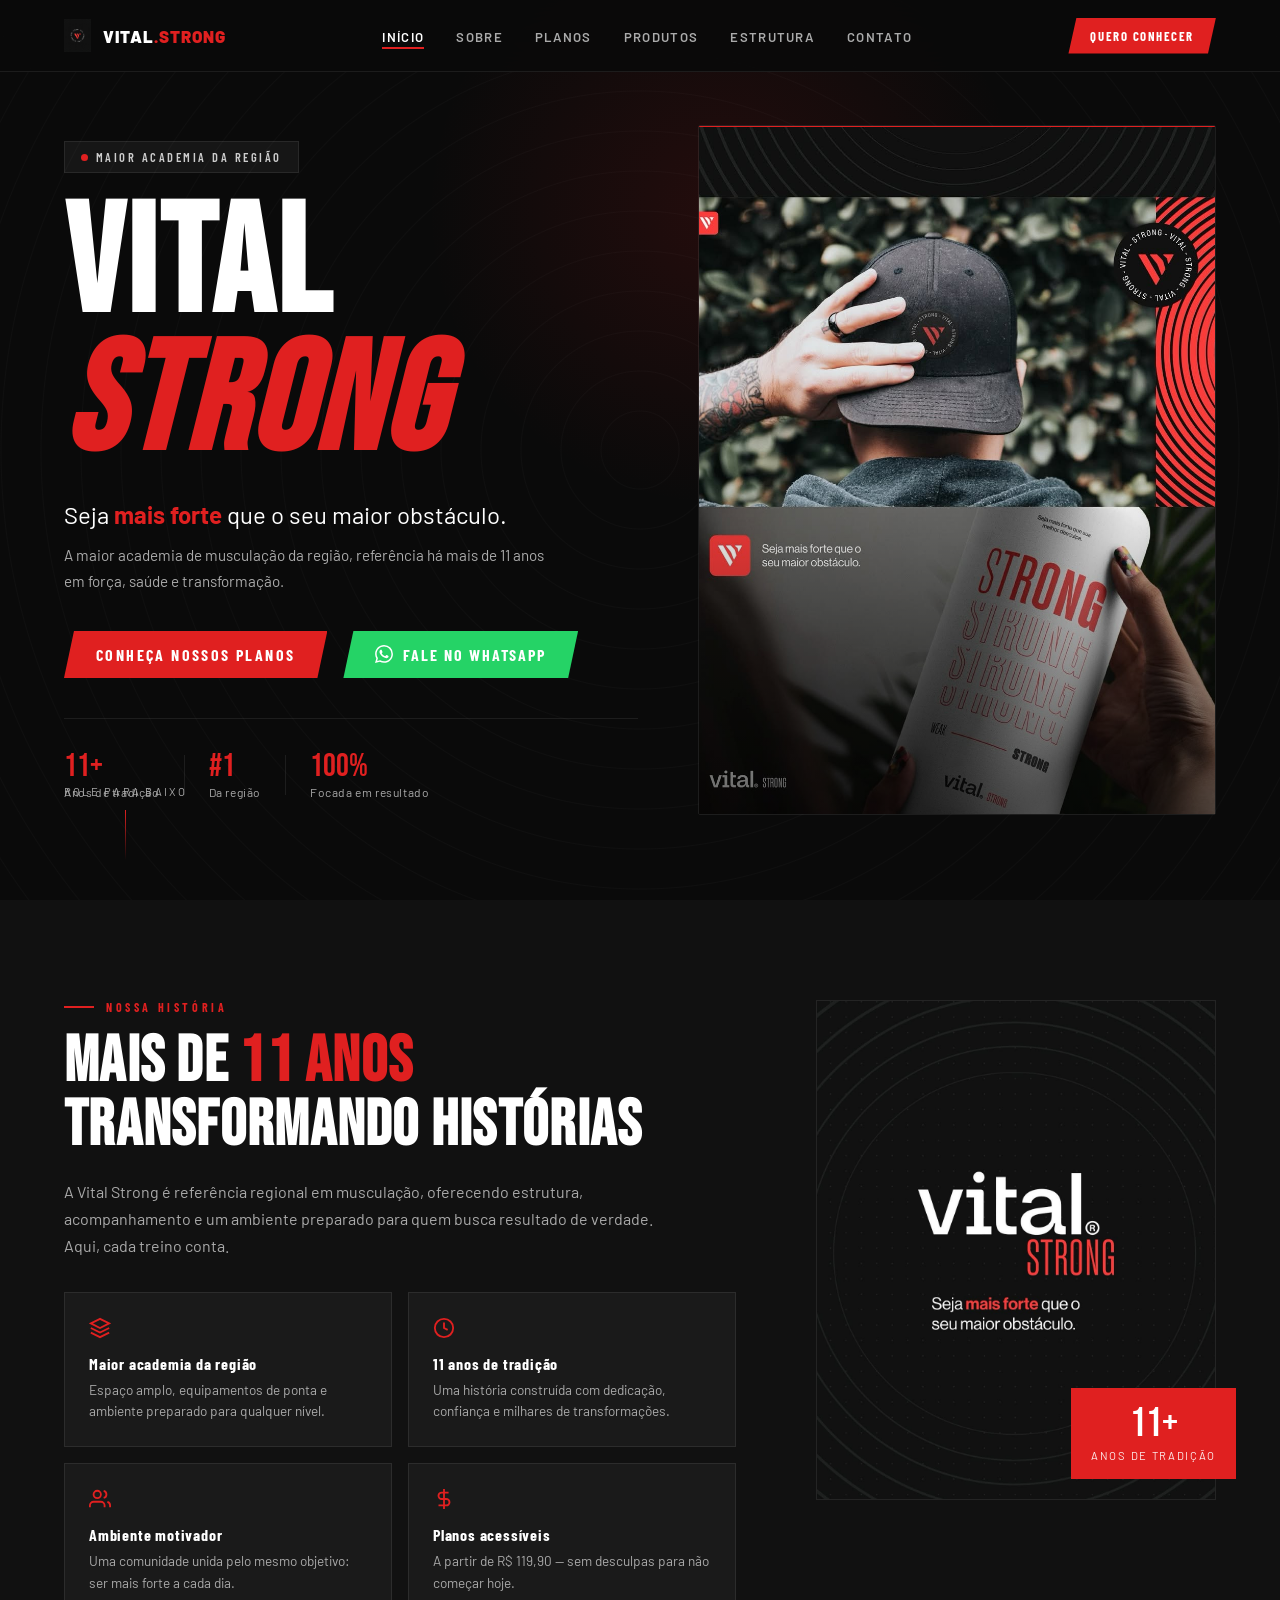
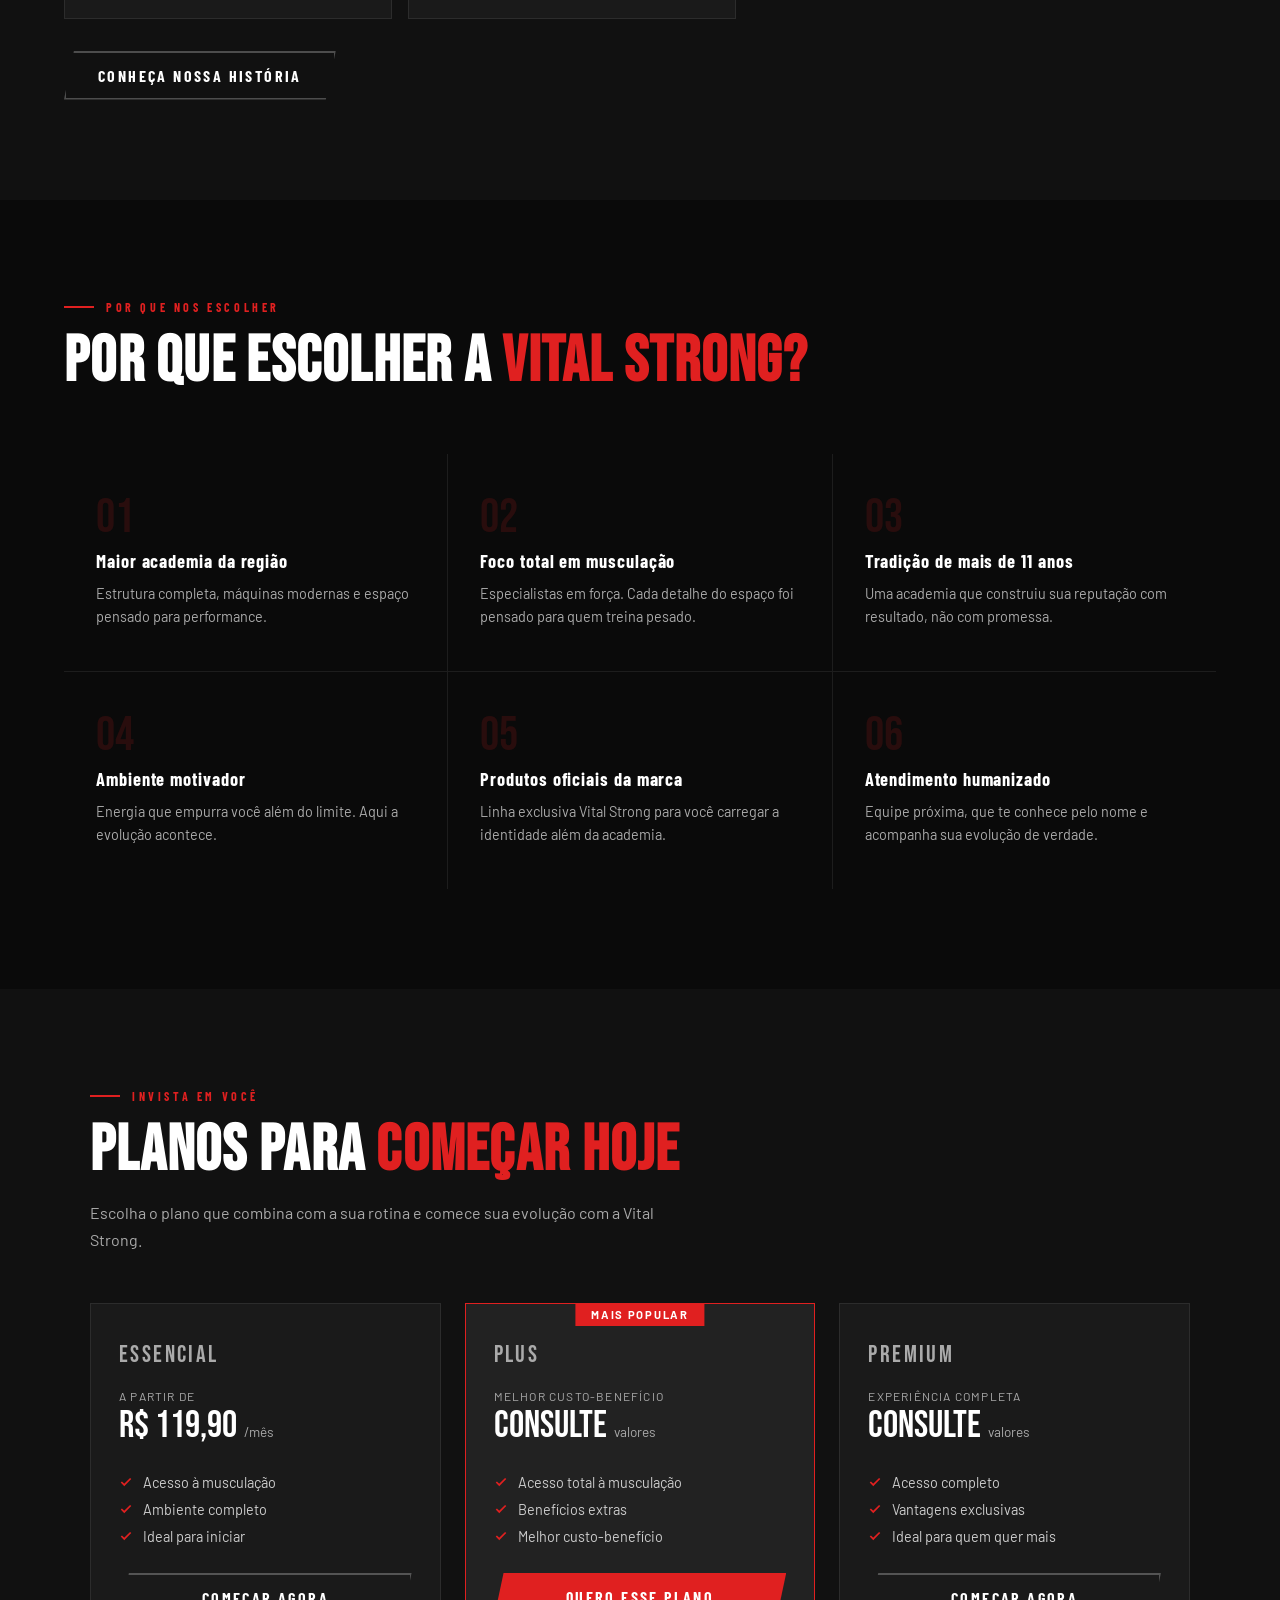
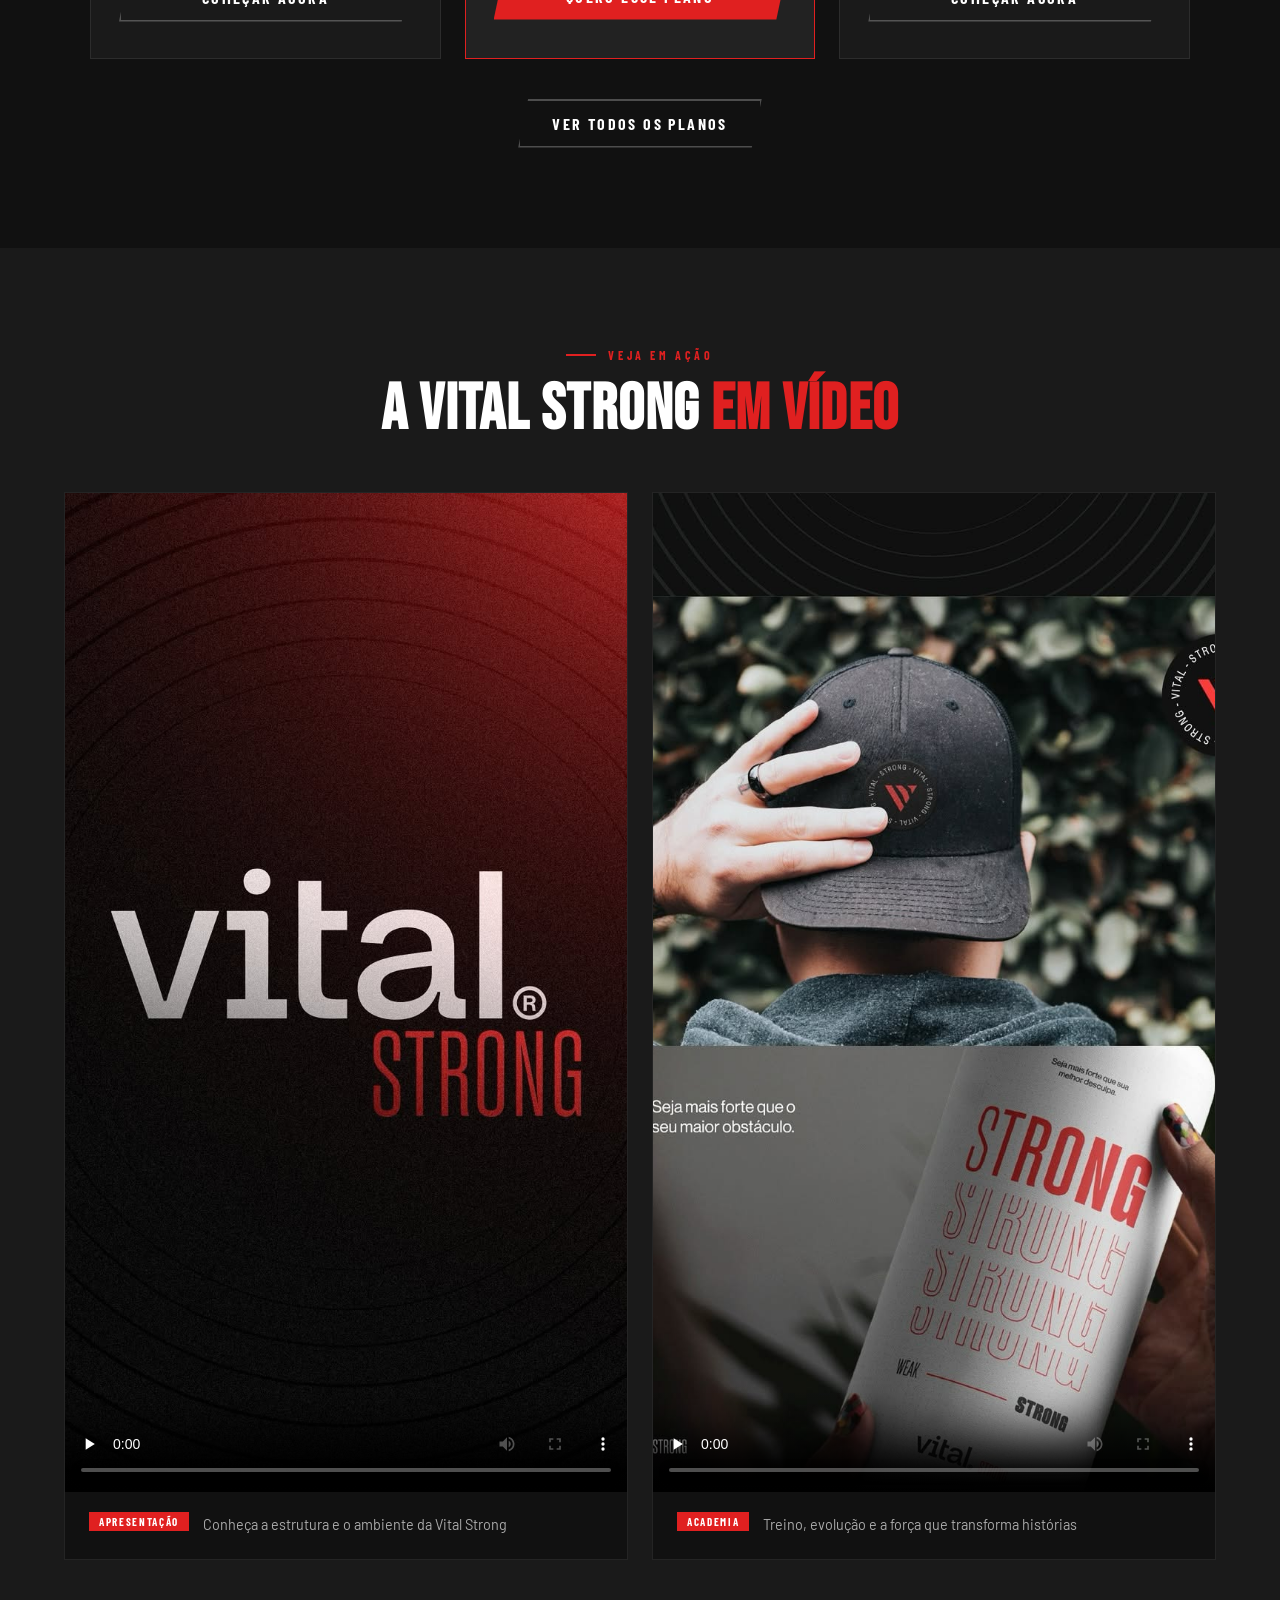
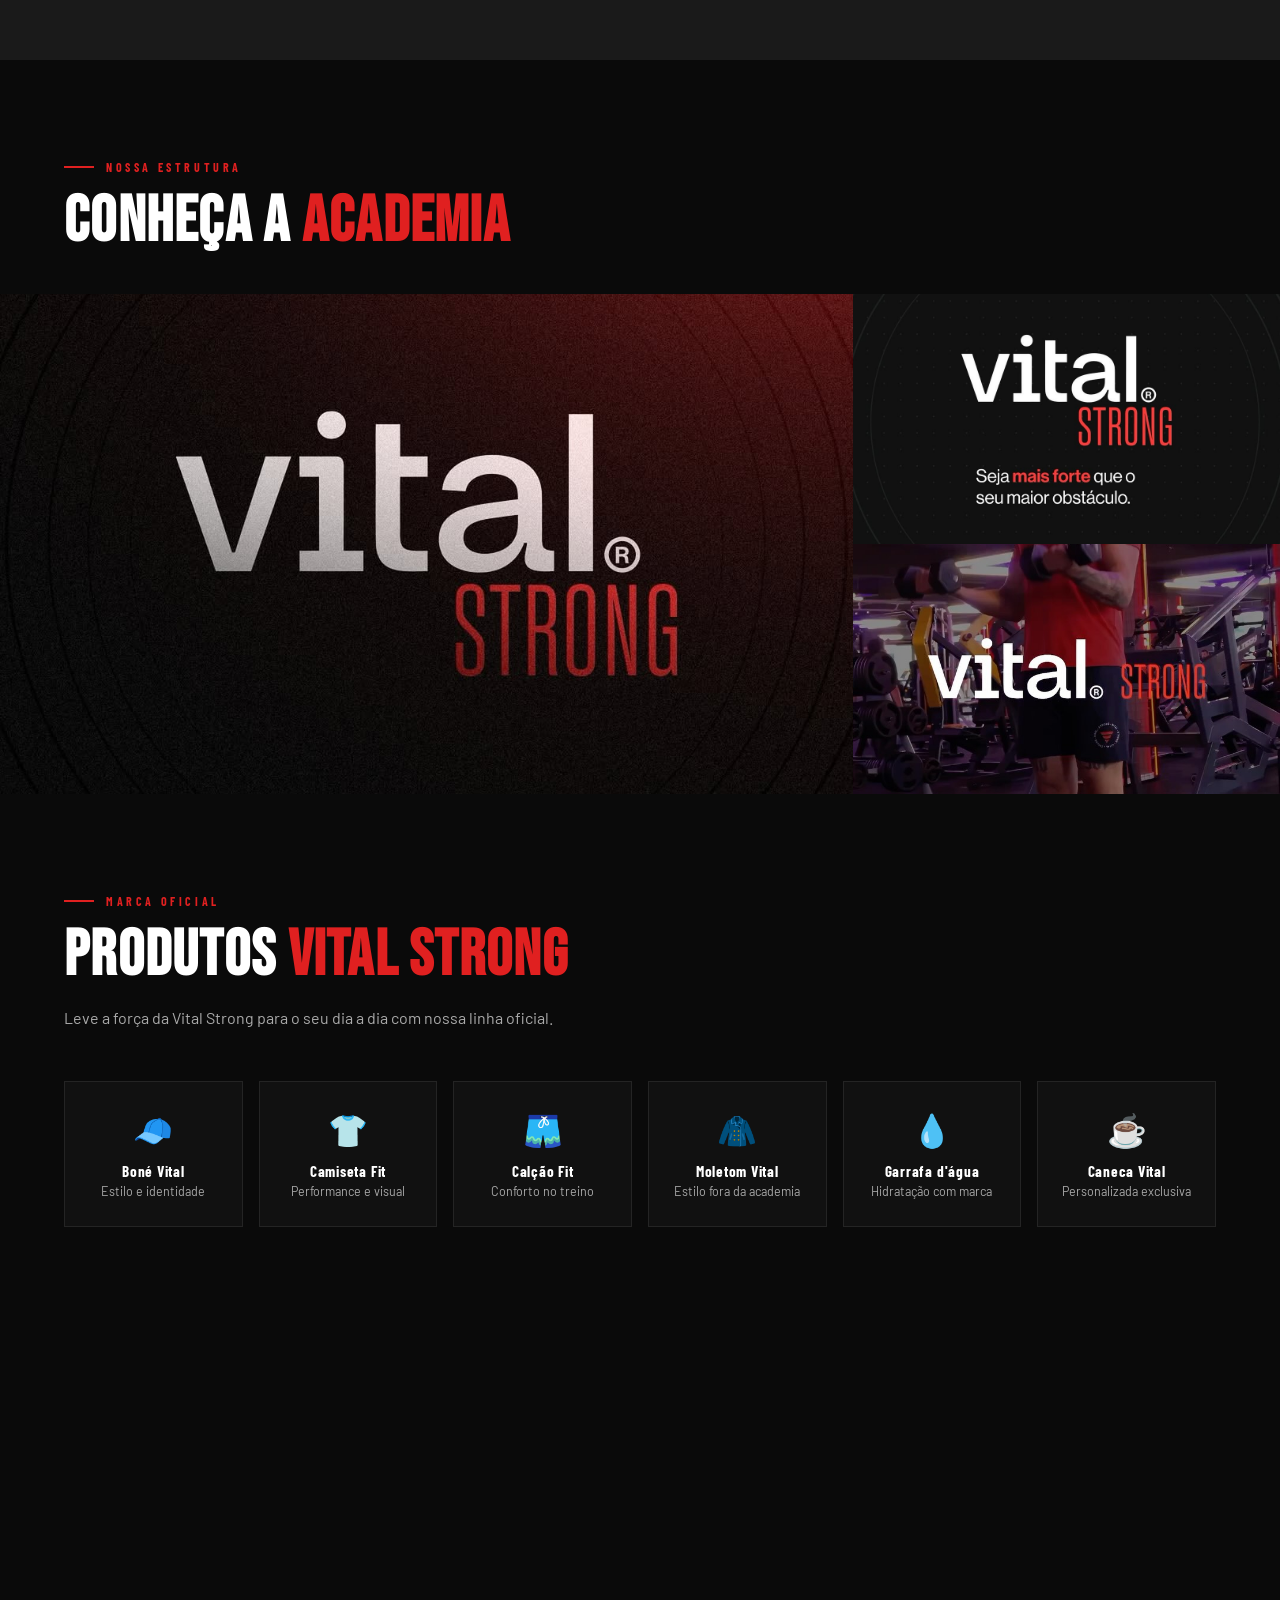
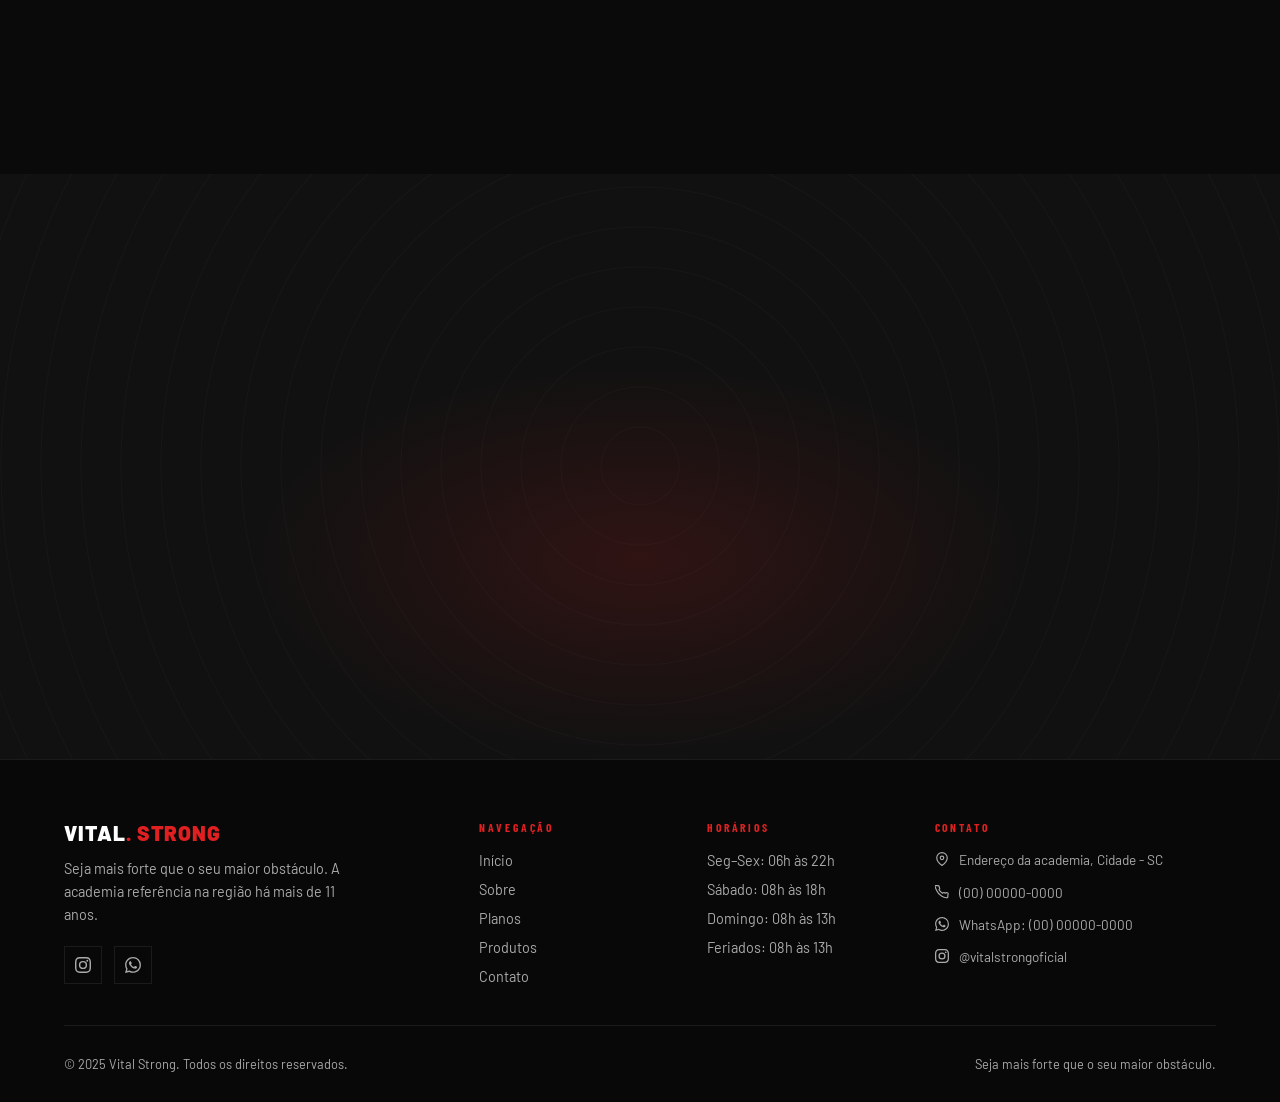
<file: index.html>
<!DOCTYPE html>
<html lang="pt-BR">
<head>
  <meta charset="UTF-8">
  <meta name="viewport" content="width=device-width, initial-scale=1.0">
  <title>Vital Strong — A Academia da Região</title>
  <meta name="description" content="Maior academia de musculação da região. Referência há mais de 11 anos em força, saúde e transformação.">
  <link rel="stylesheet" href="css/main.css">
</head>
<body>

<!-- NAVBAR -->
<nav class="navbar">
  <a href="index.html" class="navbar-logo">
    <img src="assets/logo.jpg" alt="Vital Strong">
    <span class="logo-text">vital<span>.</span><span>strong</span></span>
  </a>
  <ul class="nav-links">
    <li><a href="#inicio" class="active">Início</a></li>
    <li><a href="pages/sobre.html">Sobre</a></li>
    <li><a href="pages/planos.html">Planos</a></li>
    <li><a href="pages/produtos.html">Produtos</a></li>
    <li><a href="#estrutura">Estrutura</a></li>
    <li><a href="pages/contato.html">Contato</a></li>
  </ul>
  <a href="https://wa.me/5500000000000" target="_blank" class="btn-nav">Quero conhecer</a>
  <div class="hamburger" id="hamburger">
    <span></span><span></span><span></span>
  </div>
</nav>

<!-- MOBILE MENU -->
<div class="mobile-menu" id="mobileMenu">
  <a href="#inicio">Início</a>
  <a href="pages/sobre.html">Sobre</a>
  <a href="pages/planos.html">Planos</a>
  <a href="pages/produtos.html">Produtos</a>
  <a href="#estrutura">Estrutura</a>
  <a href="pages/contato.html">Contato</a>
  <a href="https://wa.me/5500000000000" target="_blank" class="btn-primary">Falar no WhatsApp</a>
</div>

<!-- HERO -->
<section id="inicio" class="hero">
  <div class="circles-bg"></div>
  <div class="hero-red-glow"></div>
  <div class="hero-content">
    <div class="hero-badge reveal">
      <span class="badge-dot"></span>
      Maior academia da região
    </div>
    <h1 class="hero-title reveal">
      <span class="title-line-1">VITAL</span>
      <span class="title-line-2"><em>STRONG</em></span>
    </h1>
    <p class="hero-tagline reveal">Seja <strong>mais forte</strong> que o seu maior obstáculo.</p>
    <p class="hero-sub reveal">A maior academia de musculação da região, referência há mais de 11 anos em força, saúde e transformação.</p>
    <div class="btn-group reveal">
      <a href="pages/planos.html" class="btn-primary">Conheça nossos planos</a>
      <a href="https://wa.me/5500000000000" target="_blank" class="btn-whatsapp">
        <svg width="18" height="18" fill="currentColor" viewBox="0 0 24 24"><path d="M17.472 14.382c-.297-.149-1.758-.867-2.03-.967-.273-.099-.471-.148-.67.15-.197.297-.767.966-.94 1.164-.173.199-.347.223-.644.075-.297-.15-1.255-.463-2.39-1.475-.883-.788-1.48-1.761-1.653-2.059-.173-.297-.018-.458.13-.606.134-.133.298-.347.446-.52.149-.174.198-.298.298-.497.099-.198.05-.371-.025-.52-.075-.149-.669-1.612-.916-2.207-.242-.579-.487-.5-.669-.51-.173-.008-.371-.01-.57-.01-.198 0-.52.074-.792.372-.272.297-1.04 1.016-1.04 2.479 0 1.462 1.065 2.875 1.213 3.074.149.198 2.096 3.2 5.077 4.487.709.306 1.262.489 1.694.625.712.227 1.36.195 1.871.118.571-.085 1.758-.719 2.006-1.413.248-.694.248-1.289.173-1.413-.074-.124-.272-.198-.57-.347m-5.421 7.403h-.004a9.87 9.87 0 01-5.031-1.378l-.361-.214-3.741.982.998-3.648-.235-.374a9.86 9.86 0 01-1.51-5.26c.001-5.45 4.436-9.884 9.888-9.884 2.64 0 5.122 1.03 6.988 2.898a9.825 9.825 0 012.893 6.994c-.003 5.45-4.437 9.884-9.885 9.884m8.413-18.297A11.815 11.815 0 0012.05 0C5.495 0 .16 5.335.157 11.892c0 2.096.547 4.142 1.588 5.945L.057 24l6.305-1.654a11.882 11.882 0 005.683 1.448h.005c6.554 0 11.89-5.335 11.893-11.893a11.821 11.821 0 00-3.48-8.413z"/></svg>
        Fale no WhatsApp
      </a>
    </div>
    <div class="hero-stats reveal">
      <div class="stat-item">
        <span class="stat-number">11+</span>
        <span class="stat-label">Anos de tradição</span>
      </div>
      <div class="stat-divider"></div>
      <div class="stat-item">
        <span class="stat-number">#1</span>
        <span class="stat-label">Da região</span>
      </div>
      <div class="stat-divider"></div>
      <div class="stat-item">
        <span class="stat-number">100%</span>
        <span class="stat-label">Focada em resultado</span>
      </div>
    </div>
  </div>
  <div class="hero-image">
    <div class="hero-img-frame">
      <img src="assets/anuncio1.jpg" alt="Vital Strong Academia">
      <div class="img-overlay"></div>
    </div>
  </div>
  <div class="hero-scroll-hint">
    <span>Role para baixo</span>
    <div class="scroll-line"></div>
  </div>
</section>

<!-- SOBRE / INSTITUCIONAL -->
<section id="sobre" class="sobre-section">
  <div class="sobre-inner">
    <div class="sobre-text">
      <p class="section-label reveal">Nossa história</p>
      <h2 class="section-title reveal">Mais de <span>11 anos</span><br>transformando histórias</h2>
      <p class="section-text reveal" style="margin-top: 20px;">
        A Vital Strong é referência regional em musculação, oferecendo estrutura, acompanhamento e um ambiente preparado para quem busca resultado de verdade. Aqui, cada treino conta.
      </p>
      <div class="sobre-cards reveal">
        <div class="sobre-card">
          <div class="card-icon">
            <svg width="22" height="22" fill="none" stroke="currentColor" stroke-width="2" viewBox="0 0 24 24"><path d="M12 2L2 7l10 5 10-5-10-5z"/><path d="M2 17l10 5 10-5"/><path d="M2 12l10 5 10-5"/></svg>
          </div>
          <h3>Maior academia da região</h3>
          <p>Espaço amplo, equipamentos de ponta e ambiente preparado para qualquer nível.</p>
        </div>
        <div class="sobre-card">
          <div class="card-icon">
            <svg width="22" height="22" fill="none" stroke="currentColor" stroke-width="2" viewBox="0 0 24 24"><circle cx="12" cy="12" r="10"/><polyline points="12,6 12,12 16,14"/></svg>
          </div>
          <h3>11 anos de tradição</h3>
          <p>Uma história construída com dedicação, confiança e milhares de transformações.</p>
        </div>
        <div class="sobre-card">
          <div class="card-icon">
            <svg width="22" height="22" fill="none" stroke="currentColor" stroke-width="2" viewBox="0 0 24 24"><path d="M17 21v-2a4 4 0 00-4-4H5a4 4 0 00-4 4v2"/><circle cx="9" cy="7" r="4"/><path d="M23 21v-2a4 4 0 00-3-3.87"/><path d="M16 3.13a4 4 0 010 7.75"/></svg>
          </div>
          <h3>Ambiente motivador</h3>
          <p>Uma comunidade unida pelo mesmo objetivo: ser mais forte a cada dia.</p>
        </div>
        <div class="sobre-card">
          <div class="card-icon">
            <svg width="22" height="22" fill="none" stroke="currentColor" stroke-width="2" viewBox="0 0 24 24"><line x1="12" y1="1" x2="12" y2="23"/><path d="M17 5H9.5a3.5 3.5 0 000 7h5a3.5 3.5 0 010 7H6"/></svg>
          </div>
          <h3>Planos acessíveis</h3>
          <p>A partir de R$ 119,90 — sem desculpas para não começar hoje.</p>
        </div>
      </div>
      <a href="pages/sobre.html" class="btn-secondary reveal" style="margin-top: 32px;">Conheça nossa história</a>
    </div>
    <div class="sobre-visual reveal">
      <div class="visual-frame">
        <img src="assets/post2.jpg" alt="Academia Vital Strong">
        <div class="visual-badge">
          <span class="vb-number">11+</span>
          <span class="vb-text">Anos de tradição</span>
        </div>
      </div>
    </div>
  </div>
</section>

<!-- DIFERENCIAIS -->
<section id="diferenciais" class="diferenciais-section">
  <div class="diferenciais-inner">
    <div class="diff-header reveal">
      <p class="section-label">Por que nos escolher</p>
      <h2 class="section-title">Por que escolher a <span>Vital Strong?</span></h2>
    </div>
    <div class="diff-grid">
      <div class="diff-item reveal">
        <span class="diff-number">01</span>
        <h3>Maior academia da região</h3>
        <p>Estrutura completa, máquinas modernas e espaço pensado para performance.</p>
      </div>
      <div class="diff-item reveal">
        <span class="diff-number">02</span>
        <h3>Foco total em musculação</h3>
        <p>Especialistas em força. Cada detalhe do espaço foi pensado para quem treina pesado.</p>
      </div>
      <div class="diff-item reveal">
        <span class="diff-number">03</span>
        <h3>Tradição de mais de 11 anos</h3>
        <p>Uma academia que construiu sua reputação com resultado, não com promessa.</p>
      </div>
      <div class="diff-item reveal">
        <span class="diff-number">04</span>
        <h3>Ambiente motivador</h3>
        <p>Energia que empurra você além do limite. Aqui a evolução acontece.</p>
      </div>
      <div class="diff-item reveal">
        <span class="diff-number">05</span>
        <h3>Produtos oficiais da marca</h3>
        <p>Linha exclusiva Vital Strong para você carregar a identidade além da academia.</p>
      </div>
      <div class="diff-item reveal">
        <span class="diff-number">06</span>
        <h3>Atendimento humanizado</h3>
        <p>Equipe próxima, que te conhece pelo nome e acompanha sua evolução de verdade.</p>
      </div>
    </div>
  </div>
</section>

<!-- PLANOS PREVIEW -->
<section id="planos" class="planos-section">
  <div class="planos-inner">
    <div class="planos-header reveal">
      <p class="section-label">Invista em você</p>
      <h2 class="section-title">Planos para <span>começar hoje</span></h2>
      <p class="section-text" style="margin-top: 16px;">Escolha o plano que combina com a sua rotina e comece sua evolução com a Vital Strong.</p>
    </div>
    <div class="planos-grid">
      <div class="plano-card reveal">
        <div class="plano-badge">Essencial</div>
        <div class="plano-price">
          <span class="price-from">A partir de</span>
          <span class="price-value">R$ 119,90</span>
          <span class="price-period">/mês</span>
        </div>
        <ul class="plano-features">
          <li><svg width="14" height="14" viewBox="0 0 24 24" fill="none" stroke="currentColor" stroke-width="3"><polyline points="20 6 9 17 4 12"/></svg> Acesso à musculação</li>
          <li><svg width="14" height="14" viewBox="0 0 24 24" fill="none" stroke="currentColor" stroke-width="3"><polyline points="20 6 9 17 4 12"/></svg> Ambiente completo</li>
          <li><svg width="14" height="14" viewBox="0 0 24 24" fill="none" stroke="currentColor" stroke-width="3"><polyline points="20 6 9 17 4 12"/></svg> Ideal para iniciar</li>
        </ul>
        <a href="https://wa.me/5500000000000" target="_blank" class="btn-secondary" style="width:100%; text-align:center;">Começar agora</a>
      </div>
      <div class="plano-card featured reveal">
        <div class="featured-label">Mais popular</div>
        <div class="plano-badge">Plus</div>
        <div class="plano-price">
          <span class="price-from">Melhor custo-benefício</span>
          <span class="price-value">Consulte</span>
          <span class="price-period">valores</span>
        </div>
        <ul class="plano-features">
          <li><svg width="14" height="14" viewBox="0 0 24 24" fill="none" stroke="currentColor" stroke-width="3"><polyline points="20 6 9 17 4 12"/></svg> Acesso total à musculação</li>
          <li><svg width="14" height="14" viewBox="0 0 24 24" fill="none" stroke="currentColor" stroke-width="3"><polyline points="20 6 9 17 4 12"/></svg> Benefícios extras</li>
          <li><svg width="14" height="14" viewBox="0 0 24 24" fill="none" stroke="currentColor" stroke-width="3"><polyline points="20 6 9 17 4 12"/></svg> Melhor custo-benefício</li>
        </ul>
        <a href="https://wa.me/5500000000000" target="_blank" class="btn-primary" style="width:100%; text-align:center;">Quero esse plano</a>
      </div>
      <div class="plano-card reveal">
        <div class="plano-badge">Premium</div>
        <div class="plano-price">
          <span class="price-from">Experiência completa</span>
          <span class="price-value">Consulte</span>
          <span class="price-period">valores</span>
        </div>
        <ul class="plano-features">
          <li><svg width="14" height="14" viewBox="0 0 24 24" fill="none" stroke="currentColor" stroke-width="3"><polyline points="20 6 9 17 4 12"/></svg> Acesso completo</li>
          <li><svg width="14" height="14" viewBox="0 0 24 24" fill="none" stroke="currentColor" stroke-width="3"><polyline points="20 6 9 17 4 12"/></svg> Vantagens exclusivas</li>
          <li><svg width="14" height="14" viewBox="0 0 24 24" fill="none" stroke="currentColor" stroke-width="3"><polyline points="20 6 9 17 4 12"/></svg> Ideal para quem quer mais</li>
        </ul>
        <a href="https://wa.me/5500000000000" target="_blank" class="btn-secondary" style="width:100%; text-align:center;">Começar agora</a>
      </div>
    </div>
    <div class="planos-cta reveal">
      <a href="pages/planos.html" class="btn-secondary">Ver todos os planos</a>
    </div>
  </div>
</section>

<!-- VIDEO SECTION -->
<section class="video-section">
  <div class="video-inner">
    <div class="video-header reveal">
      <p class="section-label" style="justify-content:center">Veja em ação</p>
      <h2 class="section-title" style="text-align:center">A Vital Strong <span>em vídeo</span></h2>
    </div>
    <div class="video-grid">
      <div class="video-card reveal">
        <div class="video-wrap">
          <video src="assets/apresentacao.mp4" controls playsinline poster="assets/post1.jpg" preload="none"></video>
        </div>
        <div class="video-label">
          <span class="video-tag">Apresentação</span>
          <p>Conheça a estrutura e o ambiente da Vital Strong</p>
        </div>
      </div>
      <div class="video-card reveal">
        <div class="video-wrap">
          <video src="assets/anuncio.mp4" controls playsinline poster="assets/anuncio1.jpg" preload="none"></video>
        </div>
        <div class="video-label">
          <span class="video-tag">Academia</span>
          <p>Treino, evolução e a força que transforma histórias</p>
        </div>
      </div>
    </div>
  </div>
</section>

<!-- GALERIA / ESTRUTURA -->
<section id="estrutura" class="galeria-section">
  <div class="galeria-header reveal">
    <p class="section-label">Nossa estrutura</p>
    <h2 class="section-title">Conheça a <span>academia</span></h2>
  </div>
  <div class="galeria-grid">
    <div class="galeria-item big reveal">
      <img src="assets/post1.jpg" alt="Vital Strong Estrutura">
      <div class="galeria-overlay">
        <span>Área de musculação</span>
      </div>
    </div>
    <div class="galeria-col">
      <div class="galeria-item reveal">
        <img src="assets/post2.jpg" alt="Vital Strong">
        <div class="galeria-overlay"><span>Equipamentos modernos</span></div>
      </div>
      <div class="galeria-item reveal">
        <img src="assets/post3.jpg" alt="Vital Strong Identidade">
        <div class="galeria-overlay"><span>Identidade forte</span></div>
      </div>
    </div>
  </div>
</section>

<!-- PRODUTOS PREVIEW -->
<section id="produtos" class="produtos-section">
  <div class="produtos-inner">
    <div class="produtos-header reveal">
      <p class="section-label">Marca oficial</p>
      <h2 class="section-title">Produtos <span>Vital Strong</span></h2>
      <p class="section-text" style="margin-top: 16px;">Leve a força da Vital Strong para o seu dia a dia com nossa linha oficial.</p>
    </div>
    <div class="produtos-grid">
      <div class="produto-card reveal"><div class="prod-icon">🧢</div><h3>Boné Vital</h3><p>Estilo e identidade</p></div>
      <div class="produto-card reveal"><div class="prod-icon">👕</div><h3>Camiseta Fit</h3><p>Performance e visual</p></div>
      <div class="produto-card reveal"><div class="prod-icon">🩳</div><h3>Calção Fit</h3><p>Conforto no treino</p></div>
      <div class="produto-card reveal"><div class="prod-icon">🧥</div><h3>Moletom Vital</h3><p>Estilo fora da academia</p></div>
      <div class="produto-card reveal"><div class="prod-icon">💧</div><h3>Garrafa d'água</h3><p>Hidratação com marca</p></div>
      <div class="produto-card reveal"><div class="prod-icon">☕</div><h3>Caneca Vital</h3><p>Personalizada exclusiva</p></div>
    </div>
    <div class="produtos-suplementos reveal">
      <div class="supl-content">
        <p class="section-label">Suplementação</p>
        <h3>Linha de <span style="color:var(--red)">suplementos</span></h3>
        <p>Na Vital Strong, você encontra uma seleção de suplementos com produtos de marcas confiáveis e qualidade reconhecida no mercado, para apoiar sua rotina de treino e evolução.</p>
        <a href="https://wa.me/5500000000000" target="_blank" class="btn-primary" style="margin-top: 24px;">Consultar disponibilidade</a>
      </div>
    </div>
    <div class="produtos-cta reveal">
      <a href="pages/produtos.html" class="btn-secondary">Ver todos os produtos</a>
    </div>
  </div>
</section>

<!-- CTA FINAL -->
<section class="cta-section">
  <div class="circles-bg"></div>
  <div class="cta-red-glow"></div>
  <div class="cta-inner">
    <p class="section-label reveal" style="justify-content: center;">Sua evolução começa aqui</p>
    <h2 class="section-title reveal" style="text-align:center; font-size: clamp(3rem, 7vw, 6rem);">
      PRONTO PARA<br><span>COMEÇAR?</span>
    </h2>
    <p class="section-text reveal" style="text-align:center; margin: 20px auto 40px;">
      Entre para a academia que é referência na região e faça parte da Vital Strong.
    </p>
    <div class="btn-group reveal" style="justify-content: center;">
      <a href="https://wa.me/5500000000000" target="_blank" class="btn-whatsapp">
        <svg width="18" height="18" fill="currentColor" viewBox="0 0 24 24"><path d="M17.472 14.382c-.297-.149-1.758-.867-2.03-.967-.273-.099-.471-.148-.67.15-.197.297-.767.966-.94 1.164-.173.199-.347.223-.644.075-.297-.15-1.255-.463-2.39-1.475-.883-.788-1.48-1.761-1.653-2.059-.173-.297-.018-.458.13-.606.134-.133.298-.347.446-.52.149-.174.198-.298.298-.497.099-.198.05-.371-.025-.52-.075-.149-.669-1.612-.916-2.207-.242-.579-.487-.5-.669-.51-.173-.008-.371-.01-.57-.01-.198 0-.52.074-.792.372-.272.297-1.04 1.016-1.04 2.479 0 1.462 1.065 2.875 1.213 3.074.149.198 2.096 3.2 5.077 4.487.709.306 1.262.489 1.694.625.712.227 1.36.195 1.871.118.571-.085 1.758-.719 2.006-1.413.248-.694.248-1.289.173-1.413-.074-.124-.272-.198-.57-.347m-5.421 7.403h-.004a9.87 9.87 0 01-5.031-1.378l-.361-.214-3.741.982.998-3.648-.235-.374a9.86 9.86 0 01-1.51-5.26c.001-5.45 4.436-9.884 9.888-9.884 2.64 0 5.122 1.03 6.988 2.898a9.825 9.825 0 012.893 6.994c-.003 5.45-4.437 9.884-9.885 9.884m8.413-18.297A11.815 11.815 0 0012.05 0C5.495 0 .16 5.335.157 11.892c0 2.096.547 4.142 1.588 5.945L.057 24l6.305-1.654a11.882 11.882 0 005.683 1.448h.005c6.554 0 11.89-5.335 11.893-11.893a11.821 11.821 0 00-3.48-8.413z"/></svg>
        Falar no WhatsApp
      </a>
      <a href="pages/planos.html" class="btn-secondary">Ver planos</a>
    </div>
  </div>
</section>

<!-- FOOTER -->
<footer>
  <div class="footer-grid">
    <div class="footer-brand">
      <span class="logo-text">vital<span>.</span> <span>strong</span></span>
      <p>Seja mais forte que o seu maior obstáculo. A academia referência na região há mais de 11 anos.</p>
      <div class="footer-social">
        <a href="#" class="social-icon" title="Instagram">
          <svg width="16" height="16" fill="currentColor" viewBox="0 0 24 24"><path d="M12 2.163c3.204 0 3.584.012 4.85.07 3.252.148 4.771 1.691 4.919 4.919.058 1.265.069 1.645.069 4.849 0 3.205-.012 3.584-.069 4.849-.149 3.225-1.664 4.771-4.919 4.919-1.266.058-1.644.07-4.85.07-3.204 0-3.584-.012-4.849-.07-3.26-.149-4.771-1.699-4.919-4.92-.058-1.265-.07-1.644-.07-4.849 0-3.204.013-3.583.07-4.849.149-3.227 1.664-4.771 4.919-4.919 1.266-.057 1.645-.069 4.849-.069zM12 0C8.741 0 8.333.014 7.053.072 2.695.272.273 2.69.073 7.052.014 8.333 0 8.741 0 12c0 3.259.014 3.668.072 4.948.2 4.358 2.618 6.78 6.98 6.98C8.333 23.986 8.741 24 12 24c3.259 0 3.668-.014 4.948-.072 4.354-.2 6.782-2.618 6.979-6.98.059-1.28.073-1.689.073-4.948 0-3.259-.014-3.667-.072-4.947-.196-4.354-2.617-6.78-6.979-6.98C15.668.014 15.259 0 12 0zm0 5.838a6.162 6.162 0 100 12.324 6.162 6.162 0 000-12.324zM12 16a4 4 0 110-8 4 4 0 010 8zm6.406-11.845a1.44 1.44 0 100 2.881 1.44 1.44 0 000-2.881z"/></svg>
        </a>
        <a href="https://wa.me/5500000000000" class="social-icon" title="WhatsApp">
          <svg width="16" height="16" fill="currentColor" viewBox="0 0 24 24"><path d="M17.472 14.382c-.297-.149-1.758-.867-2.03-.967-.273-.099-.471-.148-.67.15-.197.297-.767.966-.94 1.164-.173.199-.347.223-.644.075-.297-.15-1.255-.463-2.39-1.475-.883-.788-1.48-1.761-1.653-2.059-.173-.297-.018-.458.13-.606.134-.133.298-.347.446-.52.149-.174.198-.298.298-.497.099-.198.05-.371-.025-.52-.075-.149-.669-1.612-.916-2.207-.242-.579-.487-.5-.669-.51-.173-.008-.371-.01-.57-.01-.198 0-.52.074-.792.372-.272.297-1.04 1.016-1.04 2.479 0 1.462 1.065 2.875 1.213 3.074.149.198 2.096 3.2 5.077 4.487.709.306 1.262.489 1.694.625.712.227 1.36.195 1.871.118.571-.085 1.758-.719 2.006-1.413.248-.694.248-1.289.173-1.413-.074-.124-.272-.198-.57-.347m-5.421 7.403h-.004a9.87 9.87 0 01-5.031-1.378l-.361-.214-3.741.982.998-3.648-.235-.374a9.86 9.86 0 01-1.51-5.26c.001-5.45 4.436-9.884 9.888-9.884 2.64 0 5.122 1.03 6.988 2.898a9.825 9.825 0 012.893 6.994c-.003 5.45-4.437 9.884-9.885 9.884m8.413-18.297A11.815 11.815 0 0012.05 0C5.495 0 .16 5.335.157 11.892c0 2.096.547 4.142 1.588 5.945L.057 24l6.305-1.654a11.882 11.882 0 005.683 1.448h.005c6.554 0 11.89-5.335 11.893-11.893a11.821 11.821 0 00-3.48-8.413z"/></svg>
        </a>
      </div>
    </div>
    <div>
      <p class="footer-title">Navegação</p>
      <ul class="footer-links">
        <li><a href="#inicio">Início</a></li>
        <li><a href="pages/sobre.html">Sobre</a></li>
        <li><a href="pages/planos.html">Planos</a></li>
        <li><a href="pages/produtos.html">Produtos</a></li>
        <li><a href="pages/contato.html">Contato</a></li>
      </ul>
    </div>
    <div>
      <p class="footer-title">Horários</p>
      <ul class="footer-links">
        <li><a href="#">Seg–Sex: 06h às 22h</a></li>
        <li><a href="#">Sábado: 08h às 18h</a></li>
        <li><a href="#">Domingo: 08h às 13h</a></li>
        <li><a href="#">Feriados: 08h às 13h</a></li>
      </ul>
    </div>
    <div>
      <p class="footer-title">Contato</p>
      <div class="footer-contact-item">
        <svg width="14" height="14" fill="none" stroke="currentColor" stroke-width="2" viewBox="0 0 24 24"><path d="M21 10c0 7-9 13-9 13s-9-6-9-13a9 9 0 0118 0z"/><circle cx="12" cy="10" r="3"/></svg>
        Endereço da academia, Cidade - SC
      </div>
      <div class="footer-contact-item">
        <svg width="14" height="14" fill="none" stroke="currentColor" stroke-width="2" viewBox="0 0 24 24"><path d="M22 16.92v3a2 2 0 01-2.18 2 19.79 19.79 0 01-8.63-3.07A19.5 19.5 0 013.07 9.81a19.79 19.79 0 01-3.07-8.69A2 2 0 012.18 1h3a2 2 0 012 1.72c.127.96.361 1.903.7 2.81a2 2 0 01-.45 2.11L6.91 8.09a16 16 0 006 6l.54-.54a2 2 0 012.11-.45c.907.339 1.85.573 2.81.7A2 2 0 0122 16.92z"/></svg>
        (00) 00000-0000
      </div>
      <div class="footer-contact-item">
        <svg width="14" height="14" fill="currentColor" viewBox="0 0 24 24"><path d="M17.472 14.382c-.297-.149-1.758-.867-2.03-.967-.273-.099-.471-.148-.67.15-.197.297-.767.966-.94 1.164-.173.199-.347.223-.644.075-.297-.15-1.255-.463-2.39-1.475-.883-.788-1.48-1.761-1.653-2.059-.173-.297-.018-.458.13-.606.134-.133.298-.347.446-.52.149-.174.198-.298.298-.497.099-.198.05-.371-.025-.52-.075-.149-.669-1.612-.916-2.207-.242-.579-.487-.5-.669-.51-.173-.008-.371-.01-.57-.01-.198 0-.52.074-.792.372-.272.297-1.04 1.016-1.04 2.479 0 1.462 1.065 2.875 1.213 3.074.149.198 2.096 3.2 5.077 4.487.709.306 1.262.489 1.694.625.712.227 1.36.195 1.871.118.571-.085 1.758-.719 2.006-1.413.248-.694.248-1.289.173-1.413-.074-.124-.272-.198-.57-.347m-5.421 7.403h-.004a9.87 9.87 0 01-5.031-1.378l-.361-.214-3.741.982.998-3.648-.235-.374a9.86 9.86 0 01-1.51-5.26c.001-5.45 4.436-9.884 9.888-9.884 2.64 0 5.122 1.03 6.988 2.898a9.825 9.825 0 012.893 6.994c-.003 5.45-4.437 9.884-9.885 9.884m8.413-18.297A11.815 11.815 0 0012.05 0C5.495 0 .16 5.335.157 11.892c0 2.096.547 4.142 1.588 5.945L.057 24l6.305-1.654a11.882 11.882 0 005.683 1.448h.005c6.554 0 11.89-5.335 11.893-11.893a11.821 11.821 0 00-3.48-8.413z"/></svg>
        WhatsApp: (00) 00000-0000
      </div>
      <div class="footer-contact-item">
        <svg width="14" height="14" fill="currentColor" viewBox="0 0 24 24"><path d="M12 2.163c3.204 0 3.584.012 4.85.07 3.252.148 4.771 1.691 4.919 4.919.058 1.265.069 1.645.069 4.849 0 3.205-.012 3.584-.069 4.849-.149 3.225-1.664 4.771-4.919 4.919-1.266.058-1.644.07-4.85.07-3.204 0-3.584-.012-4.849-.07-3.26-.149-4.771-1.699-4.919-4.92-.058-1.265-.07-1.644-.07-4.849 0-3.204.013-3.583.07-4.849.149-3.227 1.664-4.771 4.919-4.919 1.266-.057 1.645-.069 4.849-.069zM12 0C8.741 0 8.333.014 7.053.072 2.695.272.273 2.69.073 7.052.014 8.333 0 8.741 0 12c0 3.259.014 3.668.072 4.948.2 4.358 2.618 6.78 6.98 6.98C8.333 23.986 8.741 24 12 24c3.259 0 3.668-.014 4.948-.072 4.354-.2 6.782-2.618 6.979-6.98.059-1.28.073-1.689.073-4.948 0-3.259-.014-3.667-.072-4.947-.196-4.354-2.617-6.78-6.979-6.98C15.668.014 15.259 0 12 0zm0 5.838a6.162 6.162 0 100 12.324 6.162 6.162 0 000-12.324zM12 16a4 4 0 110-8 4 4 0 010 8zm6.406-11.845a1.44 1.44 0 100 2.881 1.44 1.44 0 000-2.881z"/></svg>
        @vitalstrongoficial
      </div>
    </div>
  </div>
  <div class="footer-bottom">
    <span>© 2025 Vital Strong. Todos os direitos reservados.</span>
    <span>Seja mais forte que o seu maior obstáculo.</span>
  </div>
</footer>

<script src="js/main.js"></script>
</body>
</html>
</file>
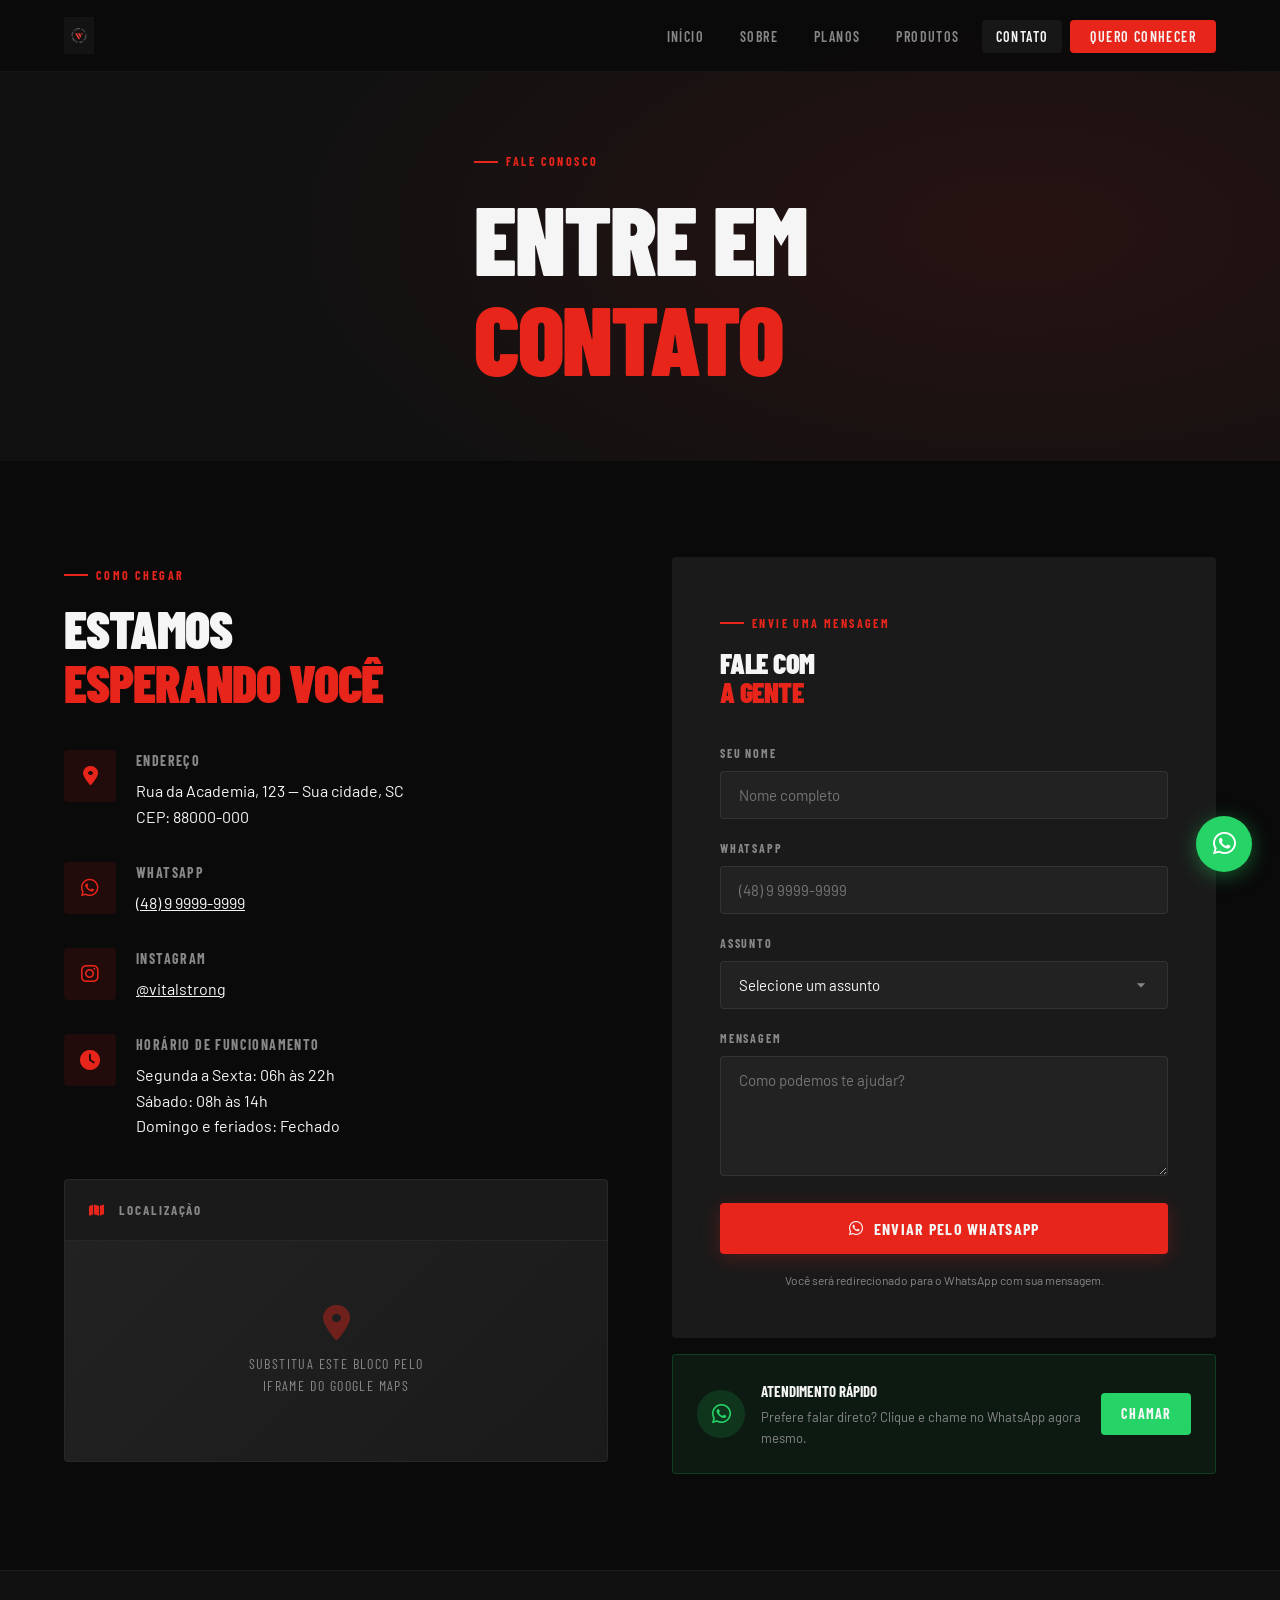
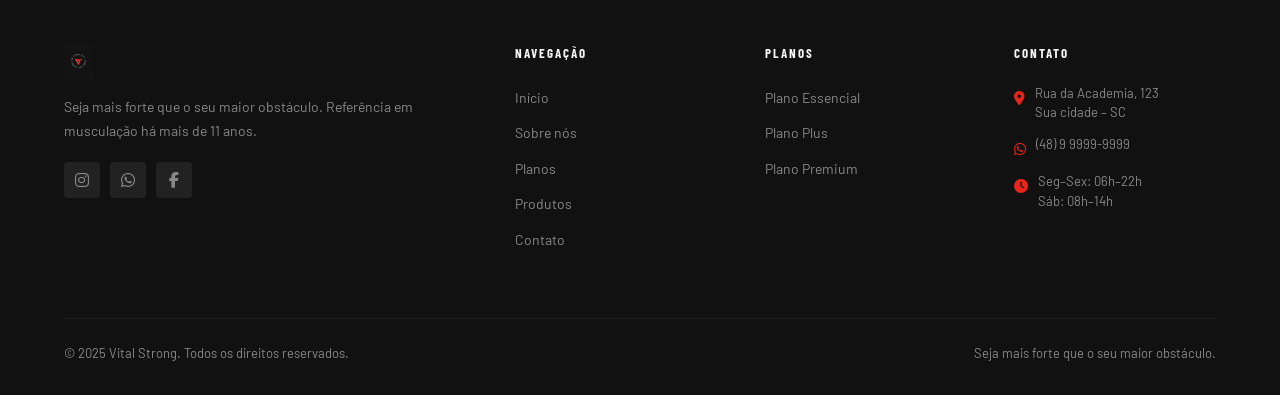
<file: contato.html>
<!DOCTYPE html>
<html lang="pt-BR">
<head>
  <meta charset="UTF-8" />
  <meta name="viewport" content="width=device-width, initial-scale=1.0" />
  <title>Contato — Vital Strong</title>
  <link rel="stylesheet" href="css/style.css" />
  <link rel="stylesheet" href="https://cdnjs.cloudflare.com/ajax/libs/font-awesome/6.5.0/css/all.min.css" />
</head>
<body>

<nav class="navbar">
  <div class="container">
    <a href="index.html" class="nav-logo">
      <img src="assets/logo.jpg" alt="Vital Strong" />
    </a>
    <ul class="nav-links">
      <li><a href="index.html">Início</a></li>
      <li><a href="sobre.html">Sobre</a></li>
      <li><a href="planos.html">Planos</a></li>
      <li><a href="produtos.html">Produtos</a></li>
      <li><a href="contato.html" class="active">Contato</a></li>
      <li><a href="https://wa.me/5548999999999" target="_blank" class="nav-cta">Quero conhecer</a></li>
    </ul>
    <button class="nav-toggle" aria-label="Menu">
      <span></span><span></span><span></span>
    </button>
  </div>
</nav>

<!-- PAGE HERO -->
<section class="page-hero">
  <div class="container" style="position:relative;z-index:1;">
    <span class="section-tag">Fale conosco</span>
    <h1 class="page-hero-title">Entre em<br><span style="color:var(--red);">contato</span></h1>
  </div>
</section>

<!-- CONTATO -->
<section style="padding:96px 0;">
  <div class="container">
    <div class="contato-grid">
      <!-- INFO -->
      <div class="reveal">
        <span class="section-tag">Como chegar</span>
        <h2 class="section-title" style="font-size:clamp(32px,5vw,52px);margin-bottom:40px;">Estamos<br><span>esperando você</span></h2>

        <div class="contato-info-item">
          <div class="contato-icon-wrap"><i class="fas fa-map-marker-alt"></i></div>
          <div>
            <div class="contato-info-title">Endereço</div>
            <div class="contato-info-value">Rua da Academia, 123 — Sua cidade, SC<br>CEP: 88000-000</div>
          </div>
        </div>

        <div class="contato-info-item">
          <div class="contato-icon-wrap"><i class="fab fa-whatsapp"></i></div>
          <div>
            <div class="contato-info-title">WhatsApp</div>
            <div class="contato-info-value">
              <a href="https://wa.me/5548999999999" target="_blank" style="color:var(--white);text-decoration:underline;">(48) 9 9999-9999</a>
            </div>
          </div>
        </div>

        <div class="contato-info-item">
          <div class="contato-icon-wrap"><i class="fab fa-instagram"></i></div>
          <div>
            <div class="contato-info-title">Instagram</div>
            <div class="contato-info-value">
              <a href="#" target="_blank" style="color:var(--white);text-decoration:underline;">@vitalstrong</a>
            </div>
          </div>
        </div>

        <div class="contato-info-item">
          <div class="contato-icon-wrap"><i class="fas fa-clock"></i></div>
          <div>
            <div class="contato-info-title">Horário de funcionamento</div>
            <div class="contato-info-value">
              Segunda a Sexta: 06h às 22h<br>
              Sábado: 08h às 14h<br>
              Domingo e feriados: Fechado
            </div>
          </div>
        </div>

        <!-- MAPA PLACEHOLDER -->
        <div style="margin-top:40px;background:var(--black-3);border-radius:4px;overflow:hidden;border:1px solid rgba(255,255,255,0.06);">
          <div style="padding:20px 24px;border-bottom:1px solid rgba(255,255,255,0.06);">
            <div style="font-family:var(--font-display);font-size:13px;font-weight:700;letter-spacing:0.15em;text-transform:uppercase;color:var(--gray);">
              <i class="fas fa-map" style="color:var(--red);margin-right:8px;"></i> Localização
            </div>
          </div>
          <!-- Integre aqui seu Google Maps iframe -->
          <div style="height:220px;background:linear-gradient(135deg,var(--black-4),var(--black-3));display:flex;align-items:center;justify-content:center;flex-direction:column;gap:12px;">
            <i class="fas fa-map-marker-alt" style="font-size:36px;color:var(--red);opacity:0.4;"></i>
            <div style="font-family:var(--font-display);font-size:14px;color:var(--gray);text-align:center;letter-spacing:0.1em;text-transform:uppercase;">
              Substitua este bloco pelo<br>iframe do Google Maps
            </div>
          </div>
        </div>
      </div>

      <!-- FORMULÁRIO -->
      <div class="reveal">
        <div class="contato-form">
          <div style="margin-bottom:36px;">
            <span class="section-tag">Envie uma mensagem</span>
            <h3 style="font-size:28px;color:var(--white);text-transform:uppercase;font-family:var(--font-display);font-weight:900;">Fale com<br><span style="color:var(--red);">a gente</span></h3>
          </div>
          
          <div class="form-group">
            <label class="form-label">Seu nome</label>
            <input type="text" class="form-input" placeholder="Nome completo" id="nome" />
          </div>
          <div class="form-group">
            <label class="form-label">WhatsApp</label>
            <input type="tel" class="form-input" placeholder="(48) 9 9999-9999" id="telefone" />
          </div>
          <div class="form-group">
            <label class="form-label">Assunto</label>
            <select class="form-input" id="assunto" style="cursor:pointer;appearance:none;background-image:url('data:image/svg+xml,<svg xmlns=%22http://www.w3.org/2000/svg%22 viewBox=%220 0 24 24%22 fill=%22%23888%22><path d=%22M7 10l5 5 5-5z%22/></svg>');background-repeat:no-repeat;background-position:right 16px center;background-size:20px;">
              <option value="">Selecione um assunto</option>
              <option>Informações sobre planos</option>
              <option>Produtos Vital Strong</option>
              <option>Suplementos</option>
              <option>Outros</option>
            </select>
          </div>
          <div class="form-group">
            <label class="form-label">Mensagem</label>
            <textarea class="form-textarea" placeholder="Como podemos te ajudar?" id="mensagem"></textarea>
          </div>
          <button onclick="enviarWhatsApp()" class="btn btn-primary" style="width:100%;justify-content:center;padding:16px;">
            <i class="fab fa-whatsapp"></i> Enviar pelo WhatsApp
          </button>
          <p style="font-size:12px;color:var(--gray);text-align:center;margin-top:16px;">
            Você será redirecionado para o WhatsApp com sua mensagem.
          </p>
        </div>

        <!-- WHATSAPP DIRETO -->
        <div style="background:rgba(37,211,102,0.08);border:1px solid rgba(37,211,102,0.2);border-radius:4px;padding:24px;margin-top:16px;display:flex;gap:16px;align-items:center;">
          <div style="width:48px;height:48px;background:rgba(37,211,102,0.15);border-radius:50%;display:flex;align-items:center;justify-content:center;font-size:22px;color:#25D366;flex-shrink:0;">
            <i class="fab fa-whatsapp"></i>
          </div>
          <div>
            <div style="font-family:var(--font-display);font-size:15px;font-weight:700;color:var(--white);text-transform:uppercase;margin-bottom:4px;">Atendimento rápido</div>
            <div style="font-size:13px;color:var(--gray);">Prefere falar direto? Clique e chame no WhatsApp agora mesmo.</div>
          </div>
          <a href="https://wa.me/5548999999999" target="_blank" class="btn" style="background:#25D366;color:var(--white);flex-shrink:0;padding:10px 20px;font-size:14px;">
            Chamar
          </a>
        </div>
      </div>
    </div>
  </div>
</section>

<footer>
  <div class="container">
    <div class="footer-grid">
      <div>
        <div class="footer-brand-logo"><img src="assets/logo.jpg" alt="Vital Strong" /></div>
        <p class="footer-brand-text">Seja mais forte que o seu maior obstáculo. Referência em musculação há mais de 11 anos.</p>
        <div class="footer-social">
          <a href="#" class="social-btn"><i class="fab fa-instagram"></i></a>
          <a href="https://wa.me/5548999999999" class="social-btn"><i class="fab fa-whatsapp"></i></a>
          <a href="#" class="social-btn"><i class="fab fa-facebook-f"></i></a>
        </div>
      </div>
      <div>
        <div class="footer-heading">Navegação</div>
        <ul class="footer-links">
          <li><a href="index.html">Início</a></li>
          <li><a href="sobre.html">Sobre nós</a></li>
          <li><a href="planos.html">Planos</a></li>
          <li><a href="produtos.html">Produtos</a></li>
          <li><a href="contato.html">Contato</a></li>
        </ul>
      </div>
      <div>
        <div class="footer-heading">Planos</div>
        <ul class="footer-links">
          <li><a href="planos.html">Plano Essencial</a></li>
          <li><a href="planos.html">Plano Plus</a></li>
          <li><a href="planos.html">Plano Premium</a></li>
        </ul>
      </div>
      <div>
        <div class="footer-heading">Contato</div>
        <div class="footer-info-item">
          <span class="footer-info-icon"><i class="fas fa-map-marker-alt"></i></span>
          <span class="footer-info-text">Rua da Academia, 123<br>Sua cidade – SC</span>
        </div>
        <div class="footer-info-item">
          <span class="footer-info-icon"><i class="fab fa-whatsapp"></i></span>
          <span class="footer-info-text">(48) 9 9999-9999</span>
        </div>
        <div class="footer-info-item">
          <span class="footer-info-icon"><i class="fas fa-clock"></i></span>
          <span class="footer-info-text">Seg–Sex: 06h–22h<br>Sáb: 08h–14h</span>
        </div>
      </div>
    </div>
    <div class="footer-bottom">
      <span>© 2025 Vital Strong. Todos os direitos reservados.</span>
      <span>Seja mais forte que o seu maior obstáculo.</span>
    </div>
  </div>
</footer>

<a href="https://wa.me/5548999999999" class="whatsapp-float" target="_blank">
  <i class="fab fa-whatsapp"></i>
</a>

<script src="js/main.js"></script>
<script>
function enviarWhatsApp() {
  const nome = document.getElementById('nome').value.trim();
  const telefone = document.getElementById('telefone').value.trim();
  const assunto = document.getElementById('assunto').value;
  const mensagem = document.getElementById('mensagem').value.trim();

  if (!nome) { alert('Por favor, informe seu nome.'); return; }

  let texto = `Olá! Meu nome é ${nome}.`;
  if (assunto) texto += `\nAssunto: ${assunto}.`;
  if (mensagem) texto += `\n\nMensagem: ${mensagem}`;
  if (telefone) texto += `\n\nMeu WhatsApp: ${telefone}`;

  window.open(`https://wa.me/5548999999999?text=${encodeURIComponent(texto)}`, '_blank');
}
</script>
</body>
</html>
</file>
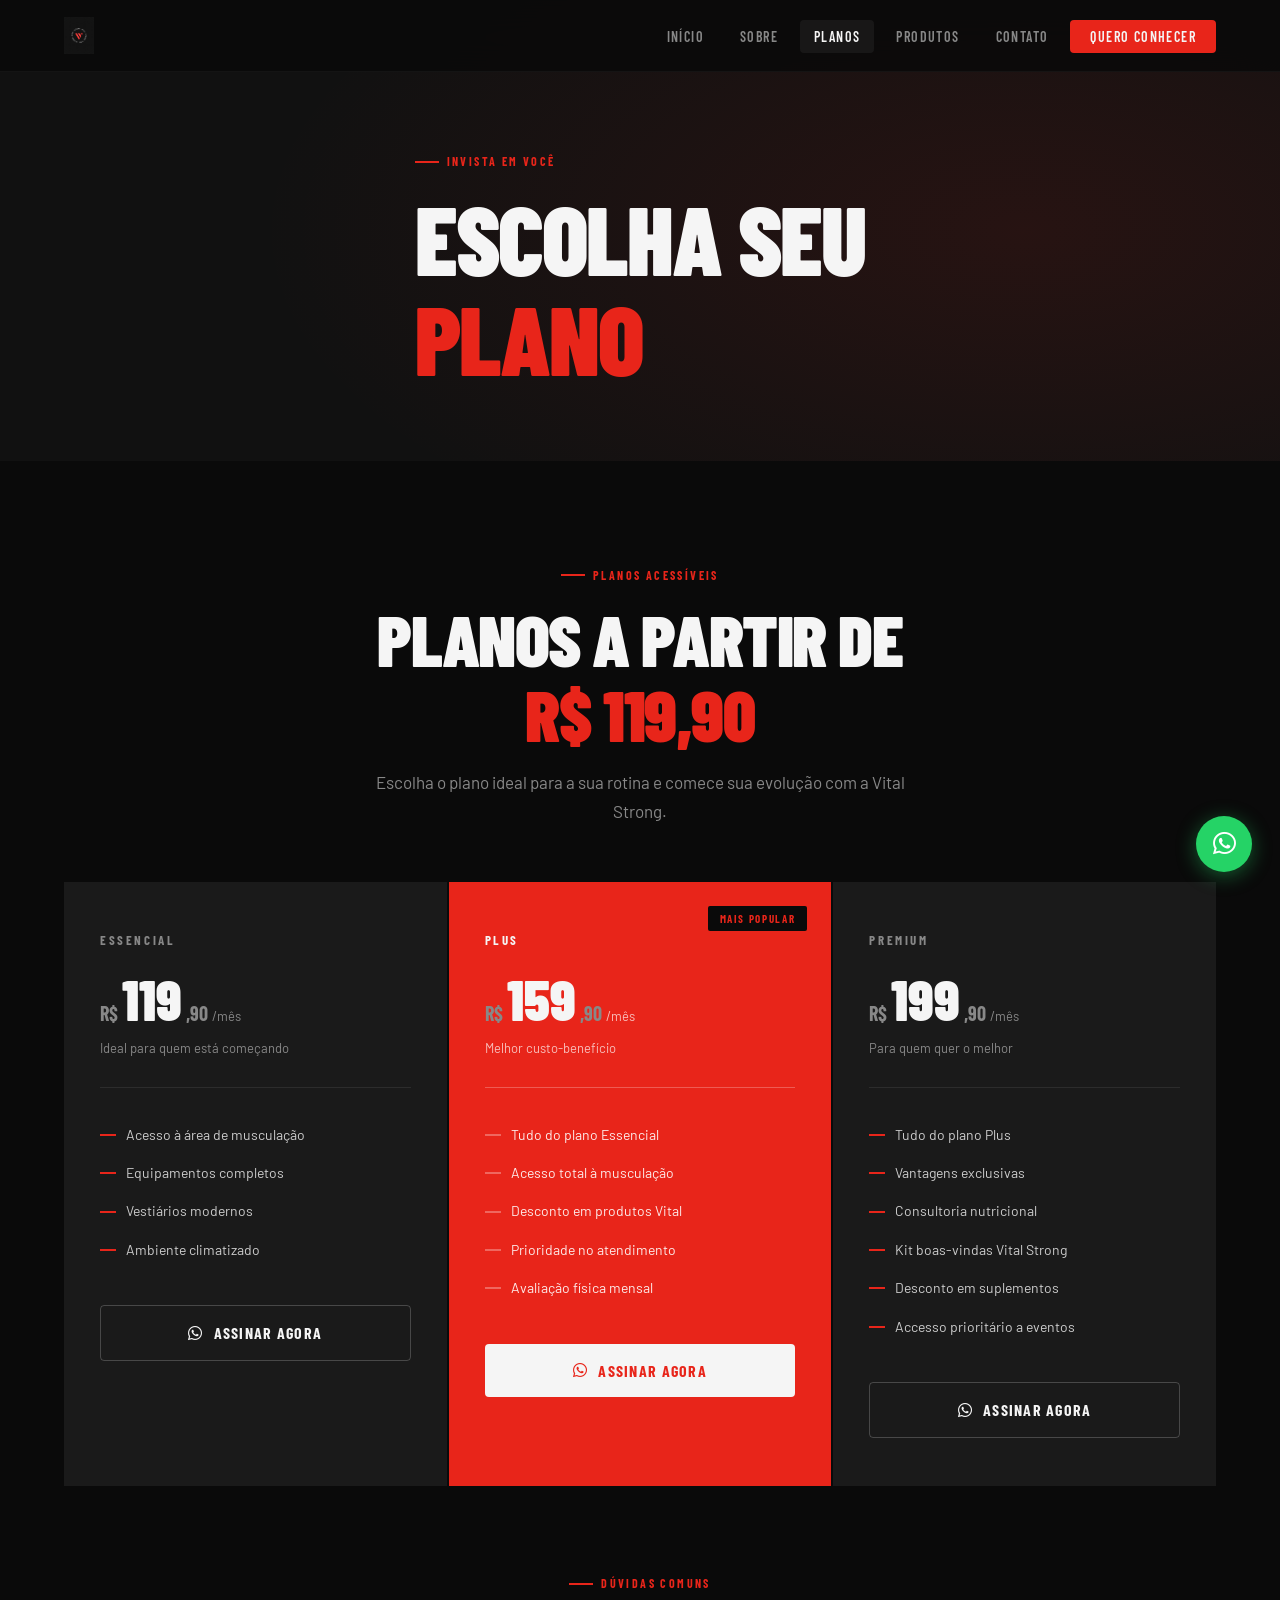
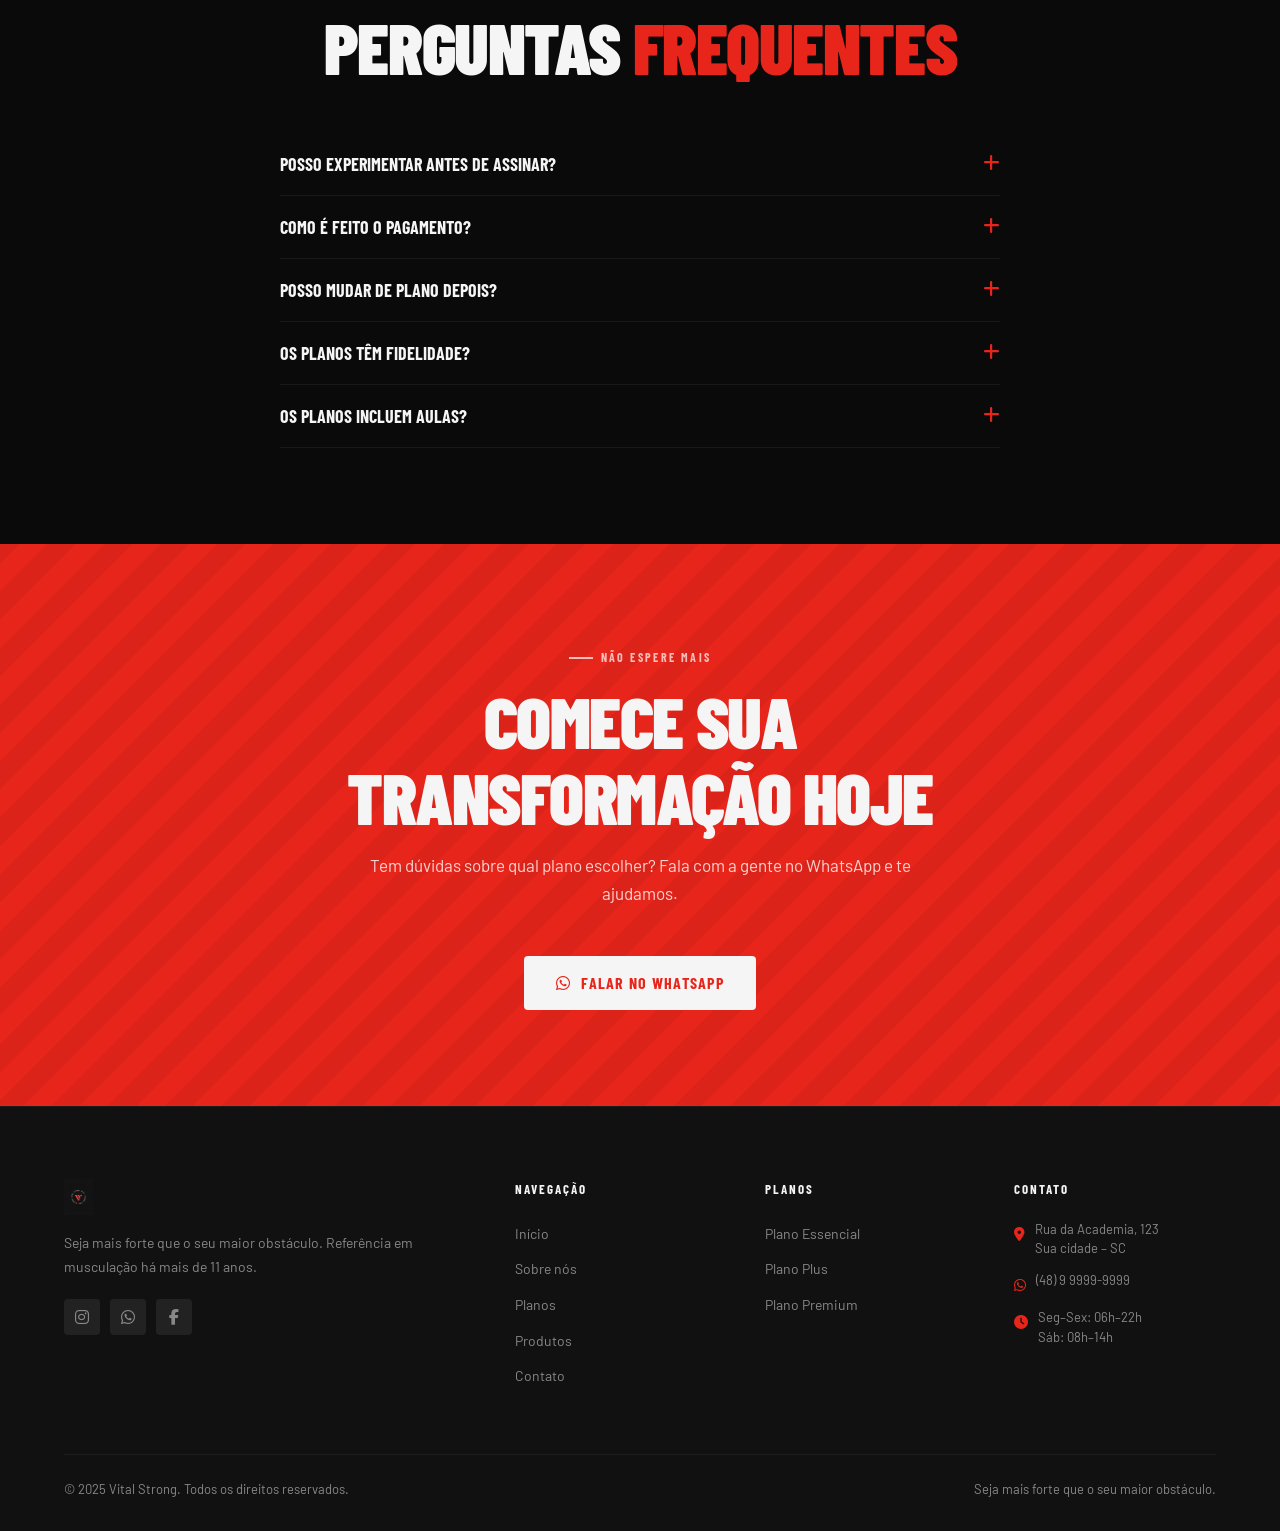
<file: planos.html>
<!DOCTYPE html>
<html lang="pt-BR">
<head>
  <meta charset="UTF-8" />
  <meta name="viewport" content="width=device-width, initial-scale=1.0" />
  <title>Planos — Vital Strong</title>
  <link rel="stylesheet" href="css/style.css" />
  <link rel="stylesheet" href="https://cdnjs.cloudflare.com/ajax/libs/font-awesome/6.5.0/css/all.min.css" />
</head>
<body>

<nav class="navbar">
  <div class="container">
    <a href="index.html" class="nav-logo">
      <img src="assets/logo.jpg" alt="Vital Strong" />
    </a>
    <ul class="nav-links">
      <li><a href="index.html">Início</a></li>
      <li><a href="sobre.html">Sobre</a></li>
      <li><a href="planos.html" class="active">Planos</a></li>
      <li><a href="produtos.html">Produtos</a></li>
      <li><a href="contato.html">Contato</a></li>
      <li><a href="https://wa.me/5548999999999" target="_blank" class="nav-cta">Quero conhecer</a></li>
    </ul>
    <button class="nav-toggle" aria-label="Menu">
      <span></span><span></span><span></span>
    </button>
  </div>
</nav>

<!-- PAGE HERO -->
<section class="page-hero">
  <div class="container" style="position:relative;z-index:1;">
    <span class="section-tag">Invista em você</span>
    <h1 class="page-hero-title">Escolha seu<br><span style="color:var(--red);">plano</span></h1>
  </div>
</section>

<!-- PLANOS -->
<section style="padding:96px 0;">
  <div class="container">
    <div class="reveal" style="text-align:center;max-width:560px;margin:0 auto 16px;">
      <span class="section-tag" style="justify-content:center;">Planos acessíveis</span>
      <h2 class="section-title">Planos a partir de<br><span>R$ 119,90</span></h2>
      <p class="section-subtitle" style="margin:16px auto 56px;">Escolha o plano ideal para a sua rotina e comece sua evolução com a Vital Strong.</p>
    </div>
    <div class="planos-grid">
      <!-- ESSENCIAL -->
      <div class="plano-card reveal">
        <div class="plano-nome">Essencial</div>
        <div class="plano-preco">
          <span class="plano-preco-prefix">R$</span>
          <span class="plano-preco-valor">119</span>
          <span class="plano-preco-prefix">,90</span>
          <span class="plano-preco-periodo">/mês</span>
        </div>
        <p style="font-size:13px;color:var(--gray);margin-bottom:0;">Ideal para quem está começando</p>
        <div class="plano-divider"></div>
        <ul class="plano-features">
          <li class="plano-feature">Acesso à área de musculação</li>
          <li class="plano-feature">Equipamentos completos</li>
          <li class="plano-feature">Vestiários modernos</li>
          <li class="plano-feature">Ambiente climatizado</li>
        </ul>
        <a href="https://wa.me/5548999999999?text=Olá! Tenho interesse no Plano Essencial da Vital Strong." target="_blank" class="btn btn-outline" style="width:100%;justify-content:center;">
          <i class="fab fa-whatsapp"></i> Assinar agora
        </a>
      </div>

      <!-- PLUS -->
      <div class="plano-card featured reveal">
        <div class="plano-badge">Mais popular</div>
        <div class="plano-nome">Plus</div>
        <div class="plano-preco">
          <span class="plano-preco-prefix">R$</span>
          <span class="plano-preco-valor">159</span>
          <span class="plano-preco-prefix">,90</span>
          <span class="plano-preco-periodo">/mês</span>
        </div>
        <p style="font-size:13px;color:rgba(255,255,255,0.7);margin-bottom:0;">Melhor custo-benefício</p>
        <div class="plano-divider" style="background:rgba(255,255,255,0.25);"></div>
        <ul class="plano-features">
          <li class="plano-feature">Tudo do plano Essencial</li>
          <li class="plano-feature">Acesso total à musculação</li>
          <li class="plano-feature">Desconto em produtos Vital</li>
          <li class="plano-feature">Prioridade no atendimento</li>
          <li class="plano-feature">Avaliação física mensal</li>
        </ul>
        <a href="https://wa.me/5548999999999?text=Olá! Tenho interesse no Plano Plus da Vital Strong." target="_blank" class="btn" style="background:var(--white);color:var(--red);font-weight:700;width:100%;justify-content:center;">
          <i class="fab fa-whatsapp"></i> Assinar agora
        </a>
      </div>

      <!-- PREMIUM -->
      <div class="plano-card reveal">
        <div class="plano-nome">Premium</div>
        <div class="plano-preco">
          <span class="plano-preco-prefix">R$</span>
          <span class="plano-preco-valor">199</span>
          <span class="plano-preco-prefix">,90</span>
          <span class="plano-preco-periodo">/mês</span>
        </div>
        <p style="font-size:13px;color:var(--gray);margin-bottom:0;">Para quem quer o melhor</p>
        <div class="plano-divider"></div>
        <ul class="plano-features">
          <li class="plano-feature">Tudo do plano Plus</li>
          <li class="plano-feature">Vantagens exclusivas</li>
          <li class="plano-feature">Consultoria nutricional</li>
          <li class="plano-feature">Kit boas-vindas Vital Strong</li>
          <li class="plano-feature">Desconto em suplementos</li>
          <li class="plano-feature">Accesso prioritário a eventos</li>
        </ul>
        <a href="https://wa.me/5548999999999?text=Olá! Tenho interesse no Plano Premium da Vital Strong." target="_blank" class="btn btn-outline" style="width:100%;justify-content:center;">
          <i class="fab fa-whatsapp"></i> Assinar agora
        </a>
      </div>
    </div>

    <!-- FAQ PLANOS -->
    <div style="margin-top:80px;" class="reveal">
      <div style="text-align:center;margin-bottom:48px;">
        <span class="section-tag" style="justify-content:center;">Dúvidas comuns</span>
        <h2 class="section-title">Perguntas <span>frequentes</span></h2>
      </div>
      <div style="max-width:720px;margin:0 auto;" id="faq">
      </div>
    </div>
  </div>
</section>

<!-- CTA -->
<section class="cta-final">
  <div class="container" style="position:relative;z-index:1;">
    <span class="section-tag" style="justify-content:center;">Não espere mais</span>
    <h2 class="section-title" style="text-align:center;">Comece sua<br>transformação hoje</h2>
    <p class="section-subtitle" style="text-align:center;margin:16px auto 48px;">Tem dúvidas sobre qual plano escolher? Fala com a gente no WhatsApp e te ajudamos.</p>
    <div class="cta-buttons">
      <a href="https://wa.me/5548999999999" target="_blank" class="btn" style="background:var(--white);color:var(--red);font-weight:700;">
        <i class="fab fa-whatsapp"></i> Falar no WhatsApp
      </a>
    </div>
  </div>
</section>

<footer>
  <div class="container">
    <div class="footer-grid">
      <div>
        <div class="footer-brand-logo"><img src="assets/logo.jpg" alt="Vital Strong" /></div>
        <p class="footer-brand-text">Seja mais forte que o seu maior obstáculo. Referência em musculação há mais de 11 anos.</p>
        <div class="footer-social">
          <a href="#" class="social-btn"><i class="fab fa-instagram"></i></a>
          <a href="https://wa.me/5548999999999" class="social-btn"><i class="fab fa-whatsapp"></i></a>
          <a href="#" class="social-btn"><i class="fab fa-facebook-f"></i></a>
        </div>
      </div>
      <div>
        <div class="footer-heading">Navegação</div>
        <ul class="footer-links">
          <li><a href="index.html">Início</a></li>
          <li><a href="sobre.html">Sobre nós</a></li>
          <li><a href="planos.html">Planos</a></li>
          <li><a href="produtos.html">Produtos</a></li>
          <li><a href="contato.html">Contato</a></li>
        </ul>
      </div>
      <div>
        <div class="footer-heading">Planos</div>
        <ul class="footer-links">
          <li><a href="planos.html">Plano Essencial</a></li>
          <li><a href="planos.html">Plano Plus</a></li>
          <li><a href="planos.html">Plano Premium</a></li>
        </ul>
      </div>
      <div>
        <div class="footer-heading">Contato</div>
        <div class="footer-info-item">
          <span class="footer-info-icon"><i class="fas fa-map-marker-alt"></i></span>
          <span class="footer-info-text">Rua da Academia, 123<br>Sua cidade – SC</span>
        </div>
        <div class="footer-info-item">
          <span class="footer-info-icon"><i class="fab fa-whatsapp"></i></span>
          <span class="footer-info-text">(48) 9 9999-9999</span>
        </div>
        <div class="footer-info-item">
          <span class="footer-info-icon"><i class="fas fa-clock"></i></span>
          <span class="footer-info-text">Seg–Sex: 06h–22h<br>Sáb: 08h–14h</span>
        </div>
      </div>
    </div>
    <div class="footer-bottom">
      <span>© 2025 Vital Strong. Todos os direitos reservados.</span>
      <span>Seja mais forte que o seu maior obstáculo.</span>
    </div>
  </div>
</footer>

<a href="https://wa.me/5548999999999" class="whatsapp-float" target="_blank">
  <i class="fab fa-whatsapp"></i>
</a>

<script src="js/main.js"></script>
<script>
// FAQ
const faqs = [
  { q: "Posso experimentar antes de assinar?", a: "Sim! Entre em contato pelo WhatsApp e agende uma visita gratuita para conhecer a academia antes de decidir." },
  { q: "Como é feito o pagamento?", a: "O pagamento é mensal e pode ser feito diretamente na academia. Fale com a gente pelo WhatsApp para saber as formas aceitas." },
  { q: "Posso mudar de plano depois?", a: "Com certeza! Você pode fazer upgrade ou downgrade do seu plano a qualquer momento. Basta falar com nossa equipe." },
  { q: "Os planos têm fidelidade?", a: "Não exigimos fidelidade. Nosso compromisso é com o seu resultado, e você pode cancelar quando quiser." },
  { q: "Os planos incluem aulas?", a: "Os planos dão acesso à área de musculação. Para informações sobre aulas específicas, entre em contato com a gente." },
];

const faqEl = document.getElementById('faq');
faqs.forEach((item, i) => {
  faqEl.innerHTML += `
    <div style="border-bottom:1px solid rgba(255,255,255,0.06);">
      <button onclick="toggleFaq(${i})" style="width:100%;background:none;border:none;text-align:left;padding:20px 0;cursor:pointer;display:flex;justify-content:space-between;align-items:center;gap:16px;">
        <span style="font-family:var(--font-display);font-size:18px;font-weight:700;color:var(--white);text-transform:uppercase;">${item.q}</span>
        <span id="faq-icon-${i}" style="color:var(--red);font-size:18px;flex-shrink:0;transition:transform 0.3s;"><i class="fas fa-plus"></i></span>
      </button>
      <div id="faq-${i}" style="max-height:0;overflow:hidden;transition:max-height 0.3s ease;">
        <p style="font-size:15px;color:var(--gray);padding-bottom:20px;">${item.a}</p>
      </div>
    </div>
  `;
});

function toggleFaq(i) {
  const el = document.getElementById(`faq-${i}`);
  const icon = document.getElementById(`faq-icon-${i}`);
  const isOpen = el.style.maxHeight !== '0px' && el.style.maxHeight !== '';
  document.querySelectorAll('[id^="faq-"]').forEach((e, j) => {
    if (!e.id.includes('icon')) {
      e.style.maxHeight = '0px';
      document.getElementById(`faq-icon-${j}`)?.querySelector('i')?.classList.replace('fa-minus', 'fa-plus');
    }
  });
  if (!isOpen) {
    el.style.maxHeight = el.scrollHeight + 'px';
    icon.querySelector('i').classList.replace('fa-plus', 'fa-minus');
  }
}
</script>
</body>
</html>
</file>
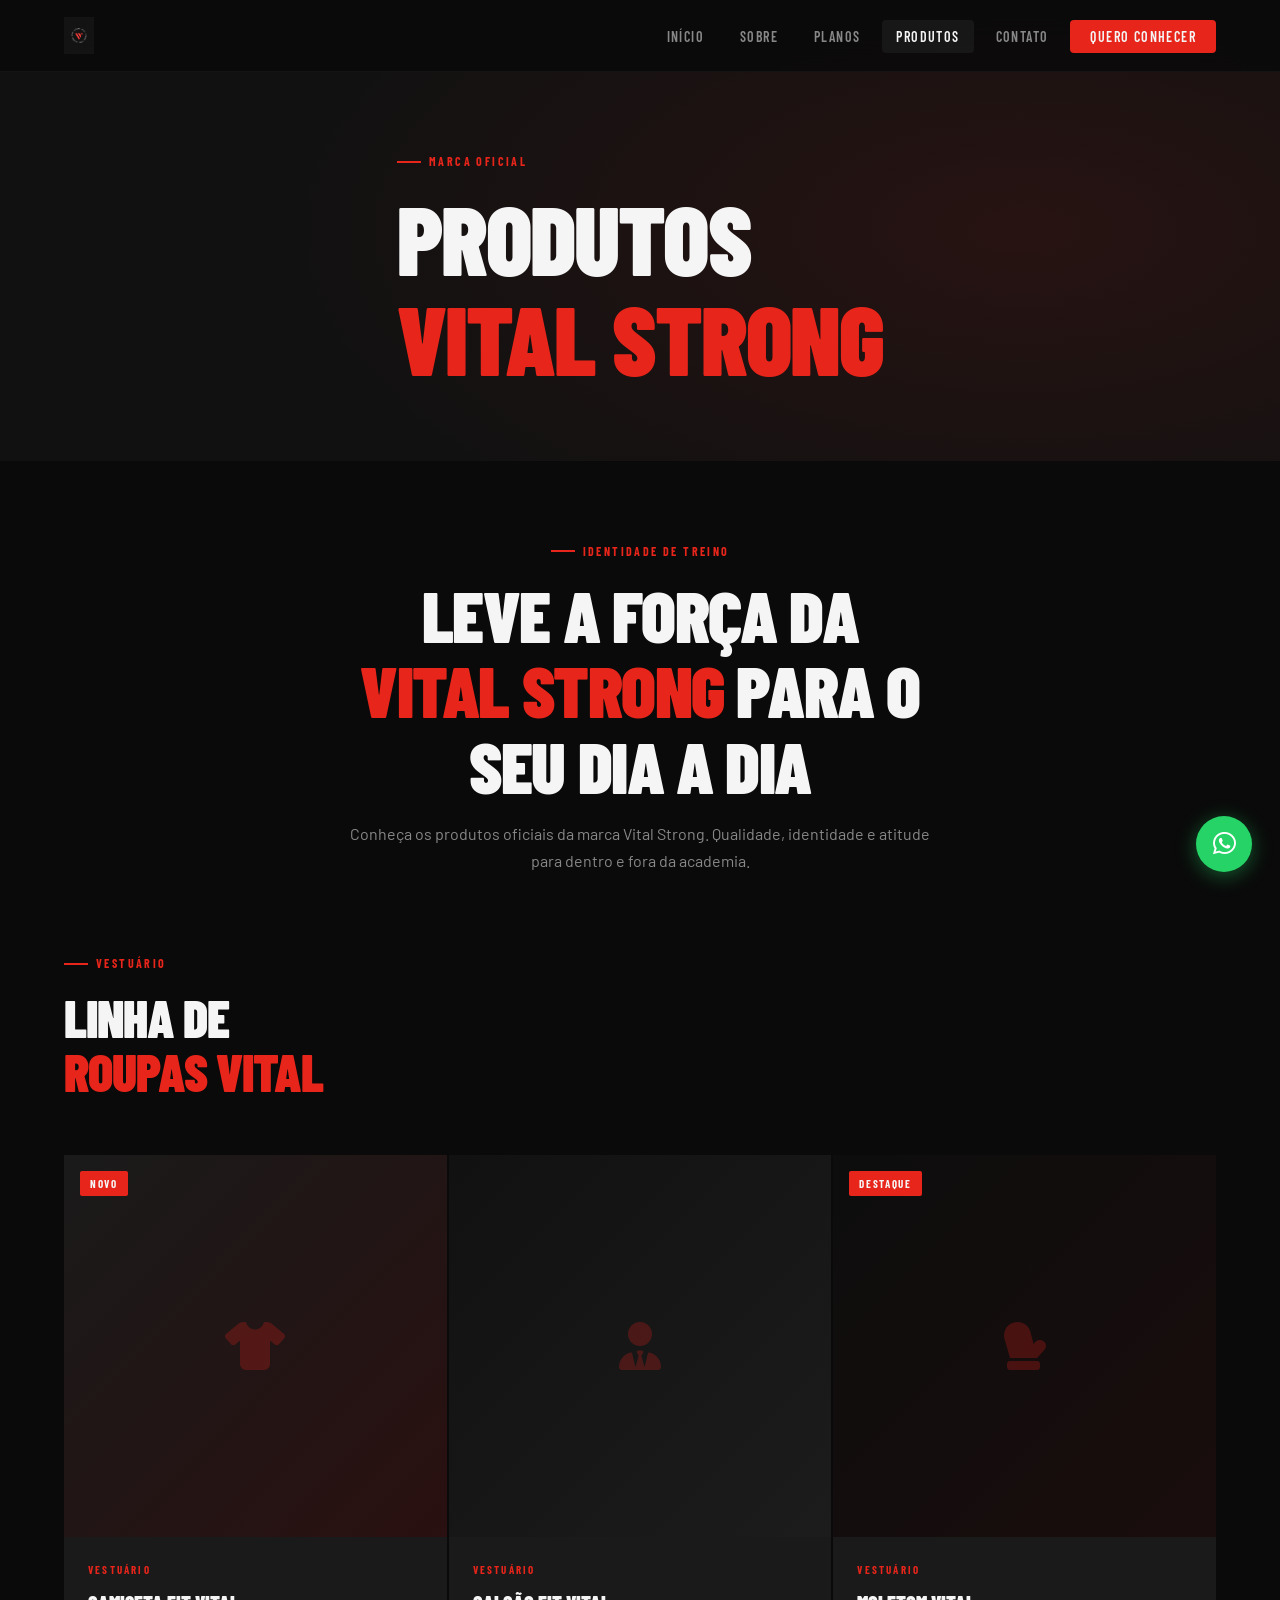
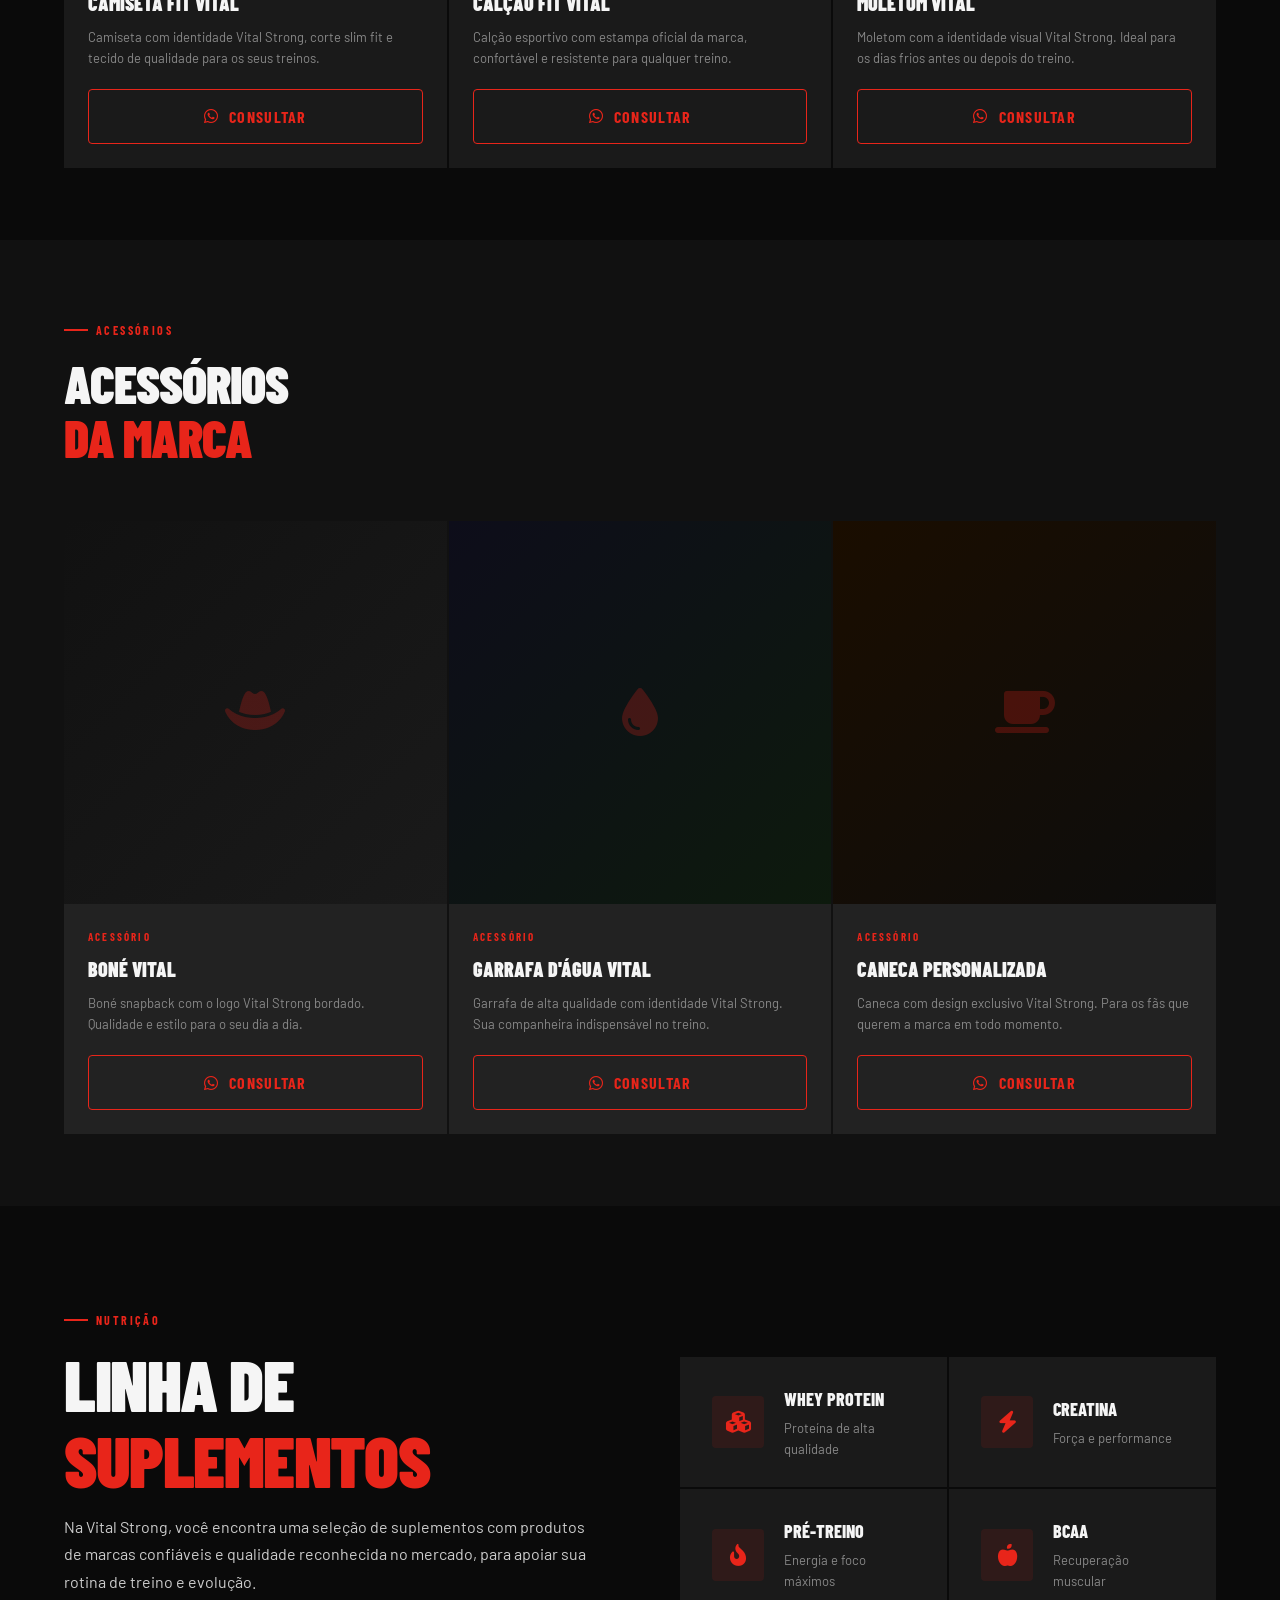
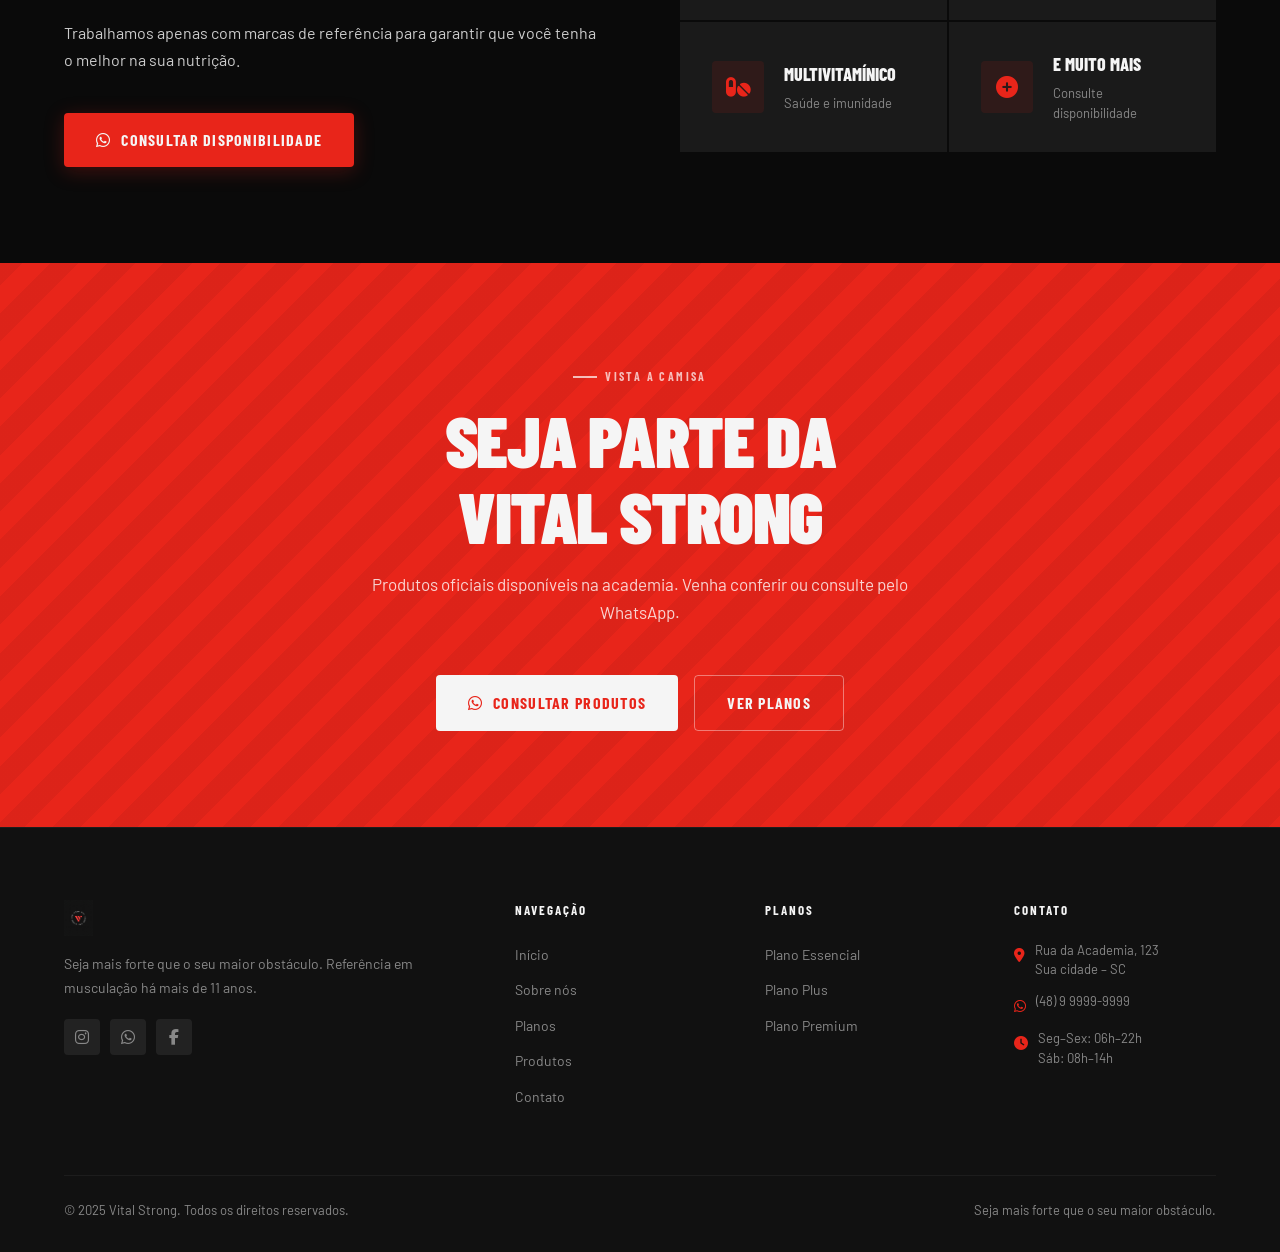
<file: produtos.html>
<!DOCTYPE html>
<html lang="pt-BR">
<head>
  <meta charset="UTF-8" />
  <meta name="viewport" content="width=device-width, initial-scale=1.0" />
  <title>Produtos — Vital Strong</title>
  <link rel="stylesheet" href="css/style.css" />
  <link rel="stylesheet" href="https://cdnjs.cloudflare.com/ajax/libs/font-awesome/6.5.0/css/all.min.css" />
  <style>
    .produto-card-full {
      background: var(--black-3);
      overflow: hidden;
      transition: var(--transition);
      cursor: pointer;
      position: relative;
    }
    .produto-card-full:hover { transform: translateY(-6px); box-shadow: 0 20px 40px rgba(0,0,0,0.4); }
    .produto-img-full {
      aspect-ratio: 1;
      overflow: hidden;
      background: var(--black-4);
      display: flex;
      align-items: center;
      justify-content: center;
      position: relative;
    }
    .produto-img-full .placeholder {
      font-family: var(--font-display);
      font-size: 64px;
      font-weight: 900;
      color: rgba(255,255,255,0.06);
      letter-spacing: -0.04em;
    }
    .produto-img-full .icon-placeholder {
      font-size: 48px;
      color: rgba(232,37,26,0.25);
    }
    .produto-label {
      position: absolute;
      top: 16px;
      left: 16px;
      background: var(--red);
      color: var(--white);
      font-family: var(--font-display);
      font-size: 11px;
      font-weight: 700;
      letter-spacing: 0.15em;
      text-transform: uppercase;
      padding: 4px 10px;
      border-radius: 2px;
    }
    .produto-info-full {
      padding: 24px;
    }
    .produto-tag {
      font-family: var(--font-display);
      font-size: 11px;
      font-weight: 700;
      letter-spacing: 0.2em;
      text-transform: uppercase;
      color: var(--red);
      margin-bottom: 8px;
    }
    .produto-title {
      font-family: var(--font-display);
      font-size: 20px;
      font-weight: 900;
      color: var(--white);
      text-transform: uppercase;
      margin-bottom: 8px;
    }
    .produto-desc-full {
      font-size: 13px;
      color: var(--gray);
      line-height: 1.6;
      margin-bottom: 20px;
    }
    .produtos-full-grid {
      display: grid;
      grid-template-columns: repeat(3, 1fr);
      gap: 2px;
      margin-top: 56px;
    }
    .suplementos-list {
      display: grid;
      grid-template-columns: repeat(2, 1fr);
      gap: 2px;
      margin-top: 40px;
    }
    .suplemento-item {
      background: var(--black-3);
      padding: 28px 32px;
      display: flex;
      align-items: center;
      gap: 20px;
      transition: var(--transition);
    }
    .suplemento-item:hover { background: var(--black-4); }
    .suplemento-icon {
      width: 52px;
      height: 52px;
      background: rgba(232,37,26,0.1);
      border-radius: var(--radius);
      display: flex;
      align-items: center;
      justify-content: center;
      color: var(--red);
      font-size: 22px;
      flex-shrink: 0;
    }
    .suplemento-name {
      font-family: var(--font-display);
      font-size: 18px;
      font-weight: 800;
      color: var(--white);
      text-transform: uppercase;
      margin-bottom: 4px;
    }
    .suplemento-desc { font-size: 13px; color: var(--gray); }
    @media (max-width: 768px) {
      .produtos-full-grid { grid-template-columns: 1fr 1fr; }
      .suplementos-list { grid-template-columns: 1fr; }
    }
    @media (max-width: 480px) {
      .produtos-full-grid { grid-template-columns: 1fr; }
    }
  </style>
</head>
<body>

<nav class="navbar">
  <div class="container">
    <a href="index.html" class="nav-logo">
      <img src="assets/logo.jpg" alt="Vital Strong" />
    </a>
    <ul class="nav-links">
      <li><a href="index.html">Início</a></li>
      <li><a href="sobre.html">Sobre</a></li>
      <li><a href="planos.html">Planos</a></li>
      <li><a href="produtos.html" class="active">Produtos</a></li>
      <li><a href="contato.html">Contato</a></li>
      <li><a href="https://wa.me/5548999999999" target="_blank" class="nav-cta">Quero conhecer</a></li>
    </ul>
    <button class="nav-toggle" aria-label="Menu">
      <span></span><span></span><span></span>
    </button>
  </div>
</nav>

<!-- PAGE HERO -->
<section class="page-hero">
  <div class="container" style="position:relative;z-index:1;">
    <span class="section-tag">Marca oficial</span>
    <h1 class="page-hero-title">Produtos<br><span style="color:var(--red);">Vital Strong</span></h1>
  </div>
</section>

<!-- INTRO -->
<section style="padding:72px 0 0;">
  <div class="container reveal" style="text-align:center;max-width:640px;margin:0 auto;">
    <span class="section-tag" style="justify-content:center;">Identidade de treino</span>
    <h2 class="section-title">Leve a força da<br><span>Vital Strong</span> para o<br>seu dia a dia</h2>
    <p style="color:var(--gray);font-size:16px;line-height:1.7;margin-top:16px;">Conheça os produtos oficiais da marca Vital Strong. Qualidade, identidade e atitude para dentro e fora da academia.</p>
  </div>
</section>

<!-- PRODUTOS VESTUÁRIO -->
<section style="padding:72px 0;">
  <div class="container">
    <div class="reveal">
      <span class="section-tag">Vestuário</span>
      <h2 class="section-title" style="font-size:clamp(32px,5vw,52px);">Linha de<br><span>roupas Vital</span></h2>
    </div>
    <div class="produtos-full-grid">
      <div class="produto-card-full reveal">
        <div class="produto-img-full" style="background: linear-gradient(135deg, #1a1a1a, #2a1010);">
          <span class="produto-label">Novo</span>
          <i class="fas fa-tshirt icon-placeholder"></i>
        </div>
        <div class="produto-info-full">
          <div class="produto-tag">Vestuário</div>
          <div class="produto-title">Camiseta Fit Vital</div>
          <p class="produto-desc-full">Camiseta com identidade Vital Strong, corte slim fit e tecido de qualidade para os seus treinos.</p>
          <a href="https://wa.me/5548999999999?text=Olá! Tenho interesse na Camiseta Fit Vital." target="_blank" class="btn btn-ghost" style="width:100%;justify-content:center;">
            <i class="fab fa-whatsapp"></i> Consultar
          </a>
        </div>
      </div>
      <div class="produto-card-full reveal">
        <div class="produto-img-full" style="background: linear-gradient(135deg, #111, #1c1c1c);">
          <i class="fas fa-user-tie icon-placeholder"></i>
        </div>
        <div class="produto-info-full">
          <div class="produto-tag">Vestuário</div>
          <div class="produto-title">Calção Fit Vital</div>
          <p class="produto-desc-full">Calção esportivo com estampa oficial da marca, confortável e resistente para qualquer treino.</p>
          <a href="https://wa.me/5548999999999?text=Olá! Tenho interesse no Calção Fit Vital." target="_blank" class="btn btn-ghost" style="width:100%;justify-content:center;">
            <i class="fab fa-whatsapp"></i> Consultar
          </a>
        </div>
      </div>
      <div class="produto-card-full reveal">
        <div class="produto-img-full" style="background: linear-gradient(135deg, #0d0d0d, #1a0d0d);">
          <span class="produto-label">Destaque</span>
          <i class="fas fa-mitten icon-placeholder"></i>
        </div>
        <div class="produto-info-full">
          <div class="produto-tag">Vestuário</div>
          <div class="produto-title">Moletom Vital</div>
          <p class="produto-desc-full">Moletom com a identidade visual Vital Strong. Ideal para os dias frios antes ou depois do treino.</p>
          <a href="https://wa.me/5548999999999?text=Olá! Tenho interesse no Moletom Vital." target="_blank" class="btn btn-ghost" style="width:100%;justify-content:center;">
            <i class="fab fa-whatsapp"></i> Consultar
          </a>
        </div>
      </div>
    </div>
  </div>
</section>

<!-- ACESSÓRIOS -->
<section style="background:var(--black-2);padding:72px 0;">
  <div class="container">
    <div class="reveal">
      <span class="section-tag">Acessórios</span>
      <h2 class="section-title" style="font-size:clamp(32px,5vw,52px);">Acessórios<br><span>da marca</span></h2>
    </div>
    <div class="produtos-full-grid">
      <div class="produto-card-full reveal" style="background:var(--black-4);">
        <div class="produto-img-full" style="background: linear-gradient(135deg, #111, #1a1a1a);">
          <i class="fas fa-hat-cowboy icon-placeholder"></i>
        </div>
        <div class="produto-info-full">
          <div class="produto-tag">Acessório</div>
          <div class="produto-title">Boné Vital</div>
          <p class="produto-desc-full">Boné snapback com o logo Vital Strong bordado. Qualidade e estilo para o seu dia a dia.</p>
          <a href="https://wa.me/5548999999999?text=Olá! Tenho interesse no Boné Vital." target="_blank" class="btn btn-ghost" style="width:100%;justify-content:center;">
            <i class="fab fa-whatsapp"></i> Consultar
          </a>
        </div>
      </div>
      <div class="produto-card-full reveal" style="background:var(--black-4);">
        <div class="produto-img-full" style="background: linear-gradient(135deg, #0d0d1a, #0d1a0d);">
          <i class="fas fa-tint icon-placeholder"></i>
        </div>
        <div class="produto-info-full">
          <div class="produto-tag">Acessório</div>
          <div class="produto-title">Garrafa d'água Vital</div>
          <p class="produto-desc-full">Garrafa de alta qualidade com identidade Vital Strong. Sua companheira indispensável no treino.</p>
          <a href="https://wa.me/5548999999999?text=Olá! Tenho interesse na Garrafa Vital." target="_blank" class="btn btn-ghost" style="width:100%;justify-content:center;">
            <i class="fab fa-whatsapp"></i> Consultar
          </a>
        </div>
      </div>
      <div class="produto-card-full reveal" style="background:var(--black-4);">
        <div class="produto-img-full" style="background: linear-gradient(135deg, #1a0d00, #0d0d0d);">
          <i class="fas fa-coffee icon-placeholder"></i>
        </div>
        <div class="produto-info-full">
          <div class="produto-tag">Acessório</div>
          <div class="produto-title">Caneca Personalizada</div>
          <p class="produto-desc-full">Caneca com design exclusivo Vital Strong. Para os fãs que querem a marca em todo momento.</p>
          <a href="https://wa.me/5548999999999?text=Olá! Tenho interesse na Caneca Vital." target="_blank" class="btn btn-ghost" style="width:100%;justify-content:center;">
            <i class="fab fa-whatsapp"></i> Consultar
          </a>
        </div>
      </div>
    </div>
  </div>
</section>

<!-- SUPLEMENTOS -->
<section style="padding:96px 0;">
  <div class="container">
    <div style="display:grid;grid-template-columns:1fr 1fr;gap:80px;align-items:center;" class="sobre-grid">
      <div class="reveal">
        <span class="section-tag">Nutrição</span>
        <h2 class="section-title">Linha de<br><span>suplementos</span></h2>
        <p style="margin-bottom:24px;">Na Vital Strong, você encontra uma seleção de suplementos com produtos de marcas confiáveis e qualidade reconhecida no mercado, para apoiar sua rotina de treino e evolução.</p>
        <p style="margin-bottom:40px;">Trabalhamos apenas com marcas de referência para garantir que você tenha o melhor na sua nutrição.</p>
        <a href="https://wa.me/5548999999999?text=Olá! Quero saber mais sobre os suplementos disponíveis na Vital Strong." target="_blank" class="btn btn-primary">
          <i class="fab fa-whatsapp"></i> Consultar disponibilidade
        </a>
      </div>
      <div class="reveal">
        <div class="suplementos-list">
          <div class="suplemento-item">
            <div class="suplemento-icon"><i class="fas fa-cubes"></i></div>
            <div>
              <div class="suplemento-name">Whey Protein</div>
              <div class="suplemento-desc">Proteína de alta qualidade</div>
            </div>
          </div>
          <div class="suplemento-item">
            <div class="suplemento-icon"><i class="fas fa-bolt"></i></div>
            <div>
              <div class="suplemento-name">Creatina</div>
              <div class="suplemento-desc">Força e performance</div>
            </div>
          </div>
          <div class="suplemento-item">
            <div class="suplemento-icon"><i class="fas fa-fire-alt"></i></div>
            <div>
              <div class="suplemento-name">Pré-treino</div>
              <div class="suplemento-desc">Energia e foco máximos</div>
            </div>
          </div>
          <div class="suplemento-item">
            <div class="suplemento-icon"><i class="fas fa-apple-alt"></i></div>
            <div>
              <div class="suplemento-name">BCAA</div>
              <div class="suplemento-desc">Recuperação muscular</div>
            </div>
          </div>
          <div class="suplemento-item">
            <div class="suplemento-icon"><i class="fas fa-pills"></i></div>
            <div>
              <div class="suplemento-name">Multivitamínico</div>
              <div class="suplemento-desc">Saúde e imunidade</div>
            </div>
          </div>
          <div class="suplemento-item">
            <div class="suplemento-icon"><i class="fas fa-plus-circle"></i></div>
            <div>
              <div class="suplemento-name">E muito mais</div>
              <div class="suplemento-desc">Consulte disponibilidade</div>
            </div>
          </div>
        </div>
      </div>
    </div>
  </div>
</section>

<!-- CTA -->
<section class="cta-final">
  <div class="container" style="position:relative;z-index:1;">
    <span class="section-tag" style="justify-content:center;">Vista a camisa</span>
    <h2 class="section-title" style="text-align:center;">Seja parte da<br>Vital Strong</h2>
    <p class="section-subtitle" style="text-align:center;margin:16px auto 48px;">Produtos oficiais disponíveis na academia. Venha conferir ou consulte pelo WhatsApp.</p>
    <div class="cta-buttons">
      <a href="https://wa.me/5548999999999?text=Olá! Gostaria de saber mais sobre os produtos Vital Strong." target="_blank" class="btn" style="background:var(--white);color:var(--red);font-weight:700;">
        <i class="fab fa-whatsapp"></i> Consultar produtos
      </a>
      <a href="planos.html" class="btn btn-outline">Ver planos</a>
    </div>
  </div>
</section>

<footer>
  <div class="container">
    <div class="footer-grid">
      <div>
        <div class="footer-brand-logo"><img src="assets/logo.jpg" alt="Vital Strong" /></div>
        <p class="footer-brand-text">Seja mais forte que o seu maior obstáculo. Referência em musculação há mais de 11 anos.</p>
        <div class="footer-social">
          <a href="#" class="social-btn"><i class="fab fa-instagram"></i></a>
          <a href="https://wa.me/5548999999999" class="social-btn"><i class="fab fa-whatsapp"></i></a>
          <a href="#" class="social-btn"><i class="fab fa-facebook-f"></i></a>
        </div>
      </div>
      <div>
        <div class="footer-heading">Navegação</div>
        <ul class="footer-links">
          <li><a href="index.html">Início</a></li>
          <li><a href="sobre.html">Sobre nós</a></li>
          <li><a href="planos.html">Planos</a></li>
          <li><a href="produtos.html">Produtos</a></li>
          <li><a href="contato.html">Contato</a></li>
        </ul>
      </div>
      <div>
        <div class="footer-heading">Planos</div>
        <ul class="footer-links">
          <li><a href="planos.html">Plano Essencial</a></li>
          <li><a href="planos.html">Plano Plus</a></li>
          <li><a href="planos.html">Plano Premium</a></li>
        </ul>
      </div>
      <div>
        <div class="footer-heading">Contato</div>
        <div class="footer-info-item">
          <span class="footer-info-icon"><i class="fas fa-map-marker-alt"></i></span>
          <span class="footer-info-text">Rua da Academia, 123<br>Sua cidade – SC</span>
        </div>
        <div class="footer-info-item">
          <span class="footer-info-icon"><i class="fab fa-whatsapp"></i></span>
          <span class="footer-info-text">(48) 9 9999-9999</span>
        </div>
        <div class="footer-info-item">
          <span class="footer-info-icon"><i class="fas fa-clock"></i></span>
          <span class="footer-info-text">Seg–Sex: 06h–22h<br>Sáb: 08h–14h</span>
        </div>
      </div>
    </div>
    <div class="footer-bottom">
      <span>© 2025 Vital Strong. Todos os direitos reservados.</span>
      <span>Seja mais forte que o seu maior obstáculo.</span>
    </div>
  </div>
</footer>

<a href="https://wa.me/5548999999999" class="whatsapp-float" target="_blank">
  <i class="fab fa-whatsapp"></i>
</a>

<script src="js/main.js"></script>
</body>
</html>
</file>
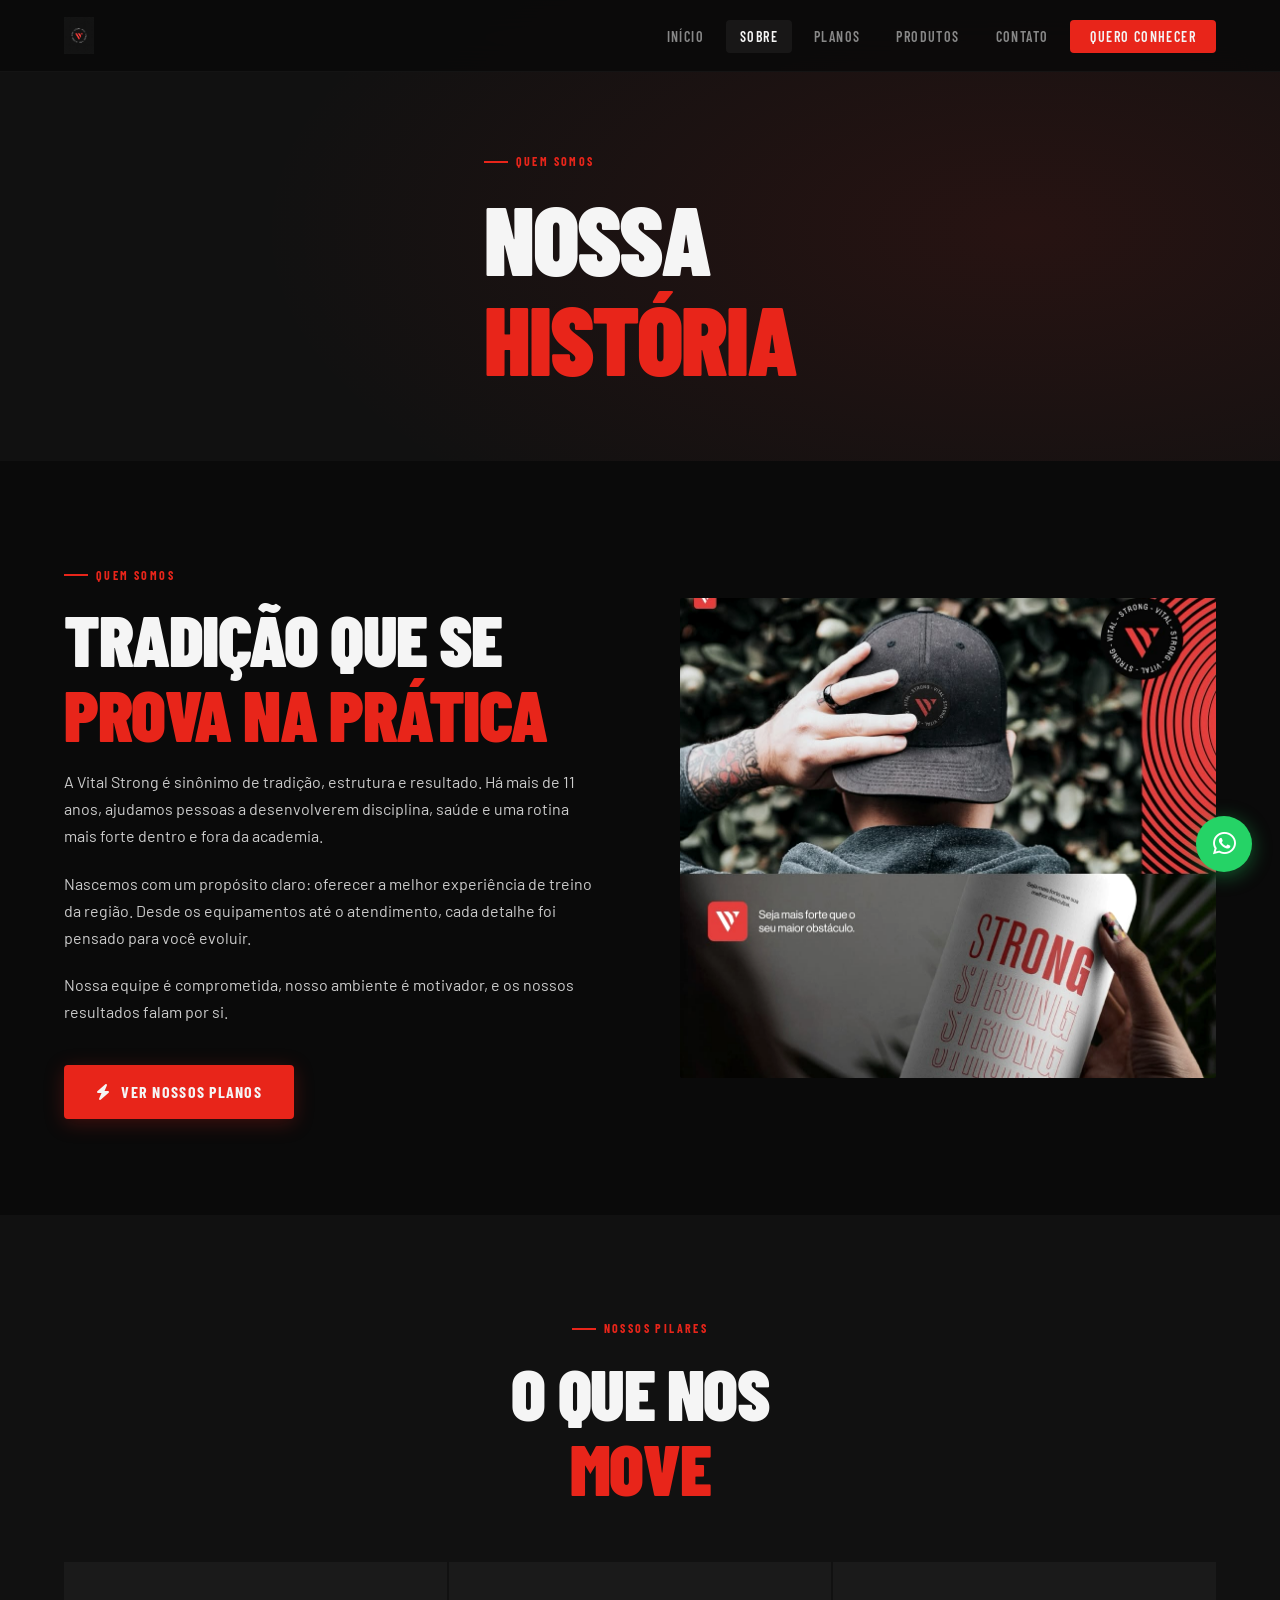
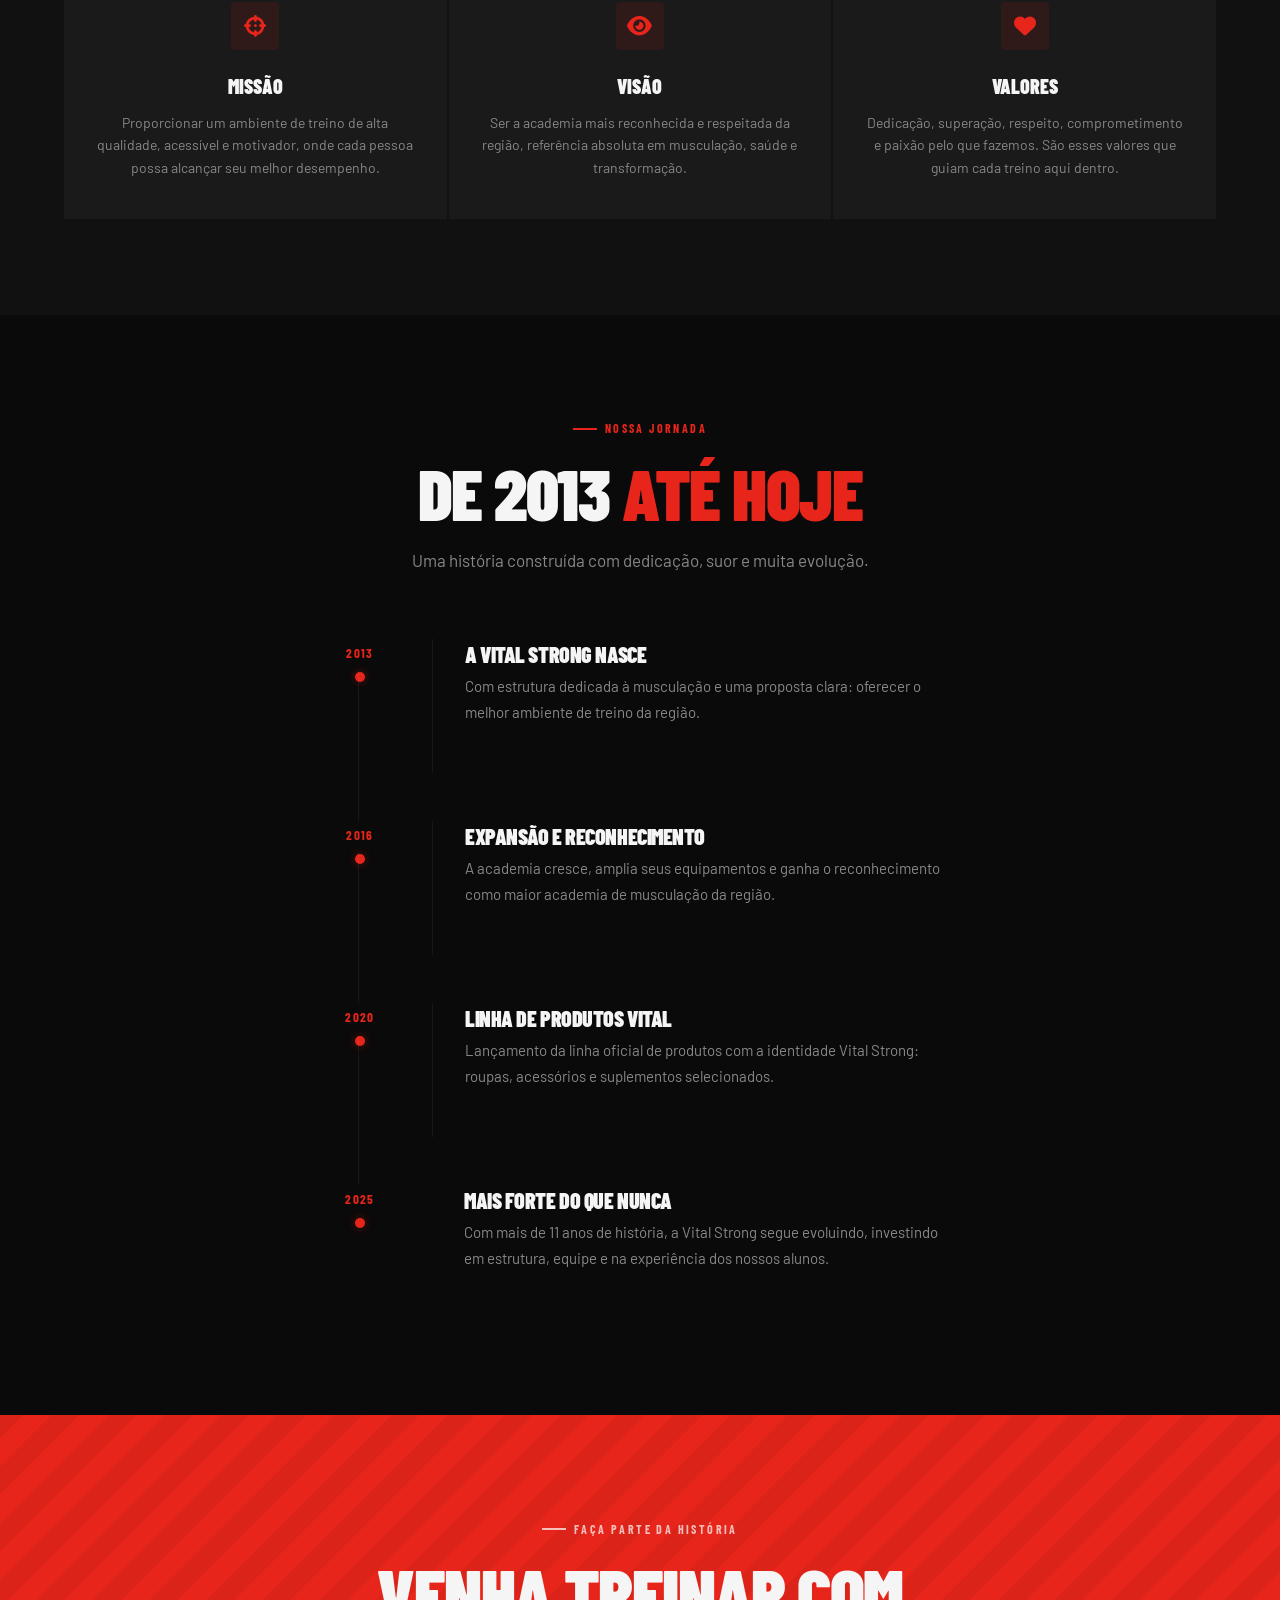
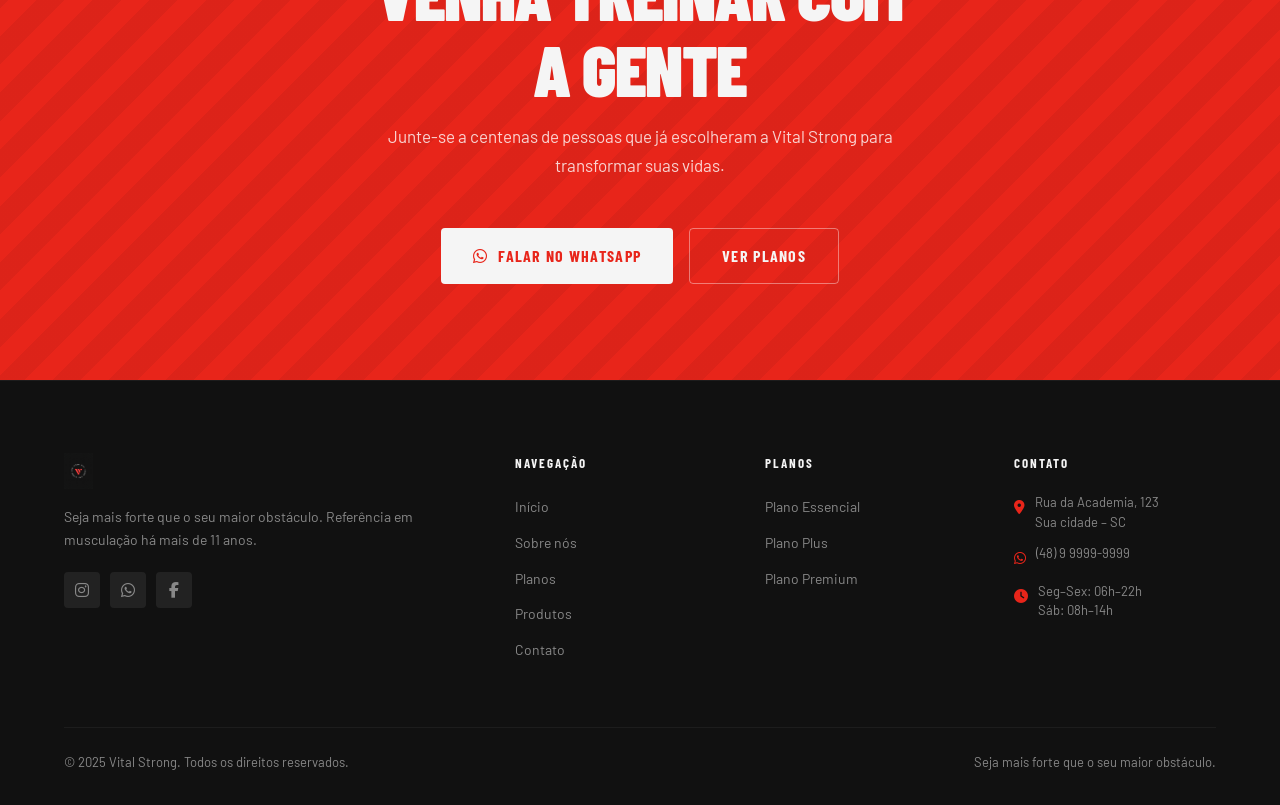
<file: sobre.html>
<!DOCTYPE html>
<html lang="pt-BR">
<head>
  <meta charset="UTF-8" />
  <meta name="viewport" content="width=device-width, initial-scale=1.0" />
  <title>Sobre — Vital Strong</title>
  <link rel="stylesheet" href="css/style.css" />
  <link rel="stylesheet" href="https://cdnjs.cloudflare.com/ajax/libs/font-awesome/6.5.0/css/all.min.css" />
</head>
<body>

<nav class="navbar">
  <div class="container">
    <a href="index.html" class="nav-logo">
      <img src="assets/logo.jpg" alt="Vital Strong" />
    </a>
    <ul class="nav-links">
      <li><a href="index.html">Início</a></li>
      <li><a href="sobre.html" class="active">Sobre</a></li>
      <li><a href="planos.html">Planos</a></li>
      <li><a href="produtos.html">Produtos</a></li>
      <li><a href="contato.html">Contato</a></li>
      <li><a href="https://wa.me/5548999999999" target="_blank" class="nav-cta">Quero conhecer</a></li>
    </ul>
    <button class="nav-toggle" aria-label="Menu">
      <span></span><span></span><span></span>
    </button>
  </div>
</nav>

<!-- PAGE HERO -->
<section class="page-hero">
  <div class="container" style="position:relative;z-index:1;">
    <span class="section-tag">Quem somos</span>
    <h1 class="page-hero-title">Nossa<br><span style="color:var(--red);">história</span></h1>
  </div>
</section>

<!-- MISSÃO -->
<section style="padding:96px 0;">
  <div class="container">
    <div style="display:grid;grid-template-columns:1fr 1fr;gap:80px;align-items:center;" class="sobre-grid">
      <div class="reveal">
        <span class="section-tag">Quem somos</span>
        <h2 class="section-title">Tradição que se<br><span>prova na prática</span></h2>
        <p style="margin-bottom:20px;">A Vital Strong é sinônimo de tradição, estrutura e resultado. Há mais de 11 anos, ajudamos pessoas a desenvolverem disciplina, saúde e uma rotina mais forte dentro e fora da academia.</p>
        <p style="margin-bottom:20px;">Nascemos com um propósito claro: oferecer a melhor experiência de treino da região. Desde os equipamentos até o atendimento, cada detalhe foi pensado para você evoluir.</p>
        <p style="margin-bottom:40px;">Nossa equipe é comprometida, nosso ambiente é motivador, e os nossos resultados falam por si.</p>
        <a href="planos.html" class="btn btn-primary"><i class="fas fa-bolt"></i> Ver nossos planos</a>
      </div>
      <div class="reveal">
        <img src="assets/anuncio1.jpg" alt="Vital Strong" style="width:100%;height:480px;object-fit:cover;border-radius:2px;filter:grayscale(20%) contrast(1.1);" />
      </div>
    </div>
  </div>
</section>

<!-- MISSÃO / VISÃO / VALORES -->
<section style="background:var(--black-2);padding:96px 0;">
  <div class="container">
    <div class="reveal" style="text-align:center;max-width:560px;margin:0 auto 56px;">
      <span class="section-tag" style="justify-content:center;">Nossos pilares</span>
      <h2 class="section-title">O que nos<br><span>move</span></h2>
    </div>
    <div style="display:grid;grid-template-columns:repeat(3,1fr);gap:2px;" class="diferenciais-grid">
      <div class="diferencial-item reveal" style="text-align:center;">
        <div class="diferencial-icon" style="margin:0 auto 20px;"><i class="fas fa-crosshairs"></i></div>
        <div class="diferencial-title">Missão</div>
        <p class="diferencial-text">Proporcionar um ambiente de treino de alta qualidade, acessível e motivador, onde cada pessoa possa alcançar seu melhor desempenho.</p>
      </div>
      <div class="diferencial-item reveal" style="text-align:center;">
        <div class="diferencial-icon" style="margin:0 auto 20px;"><i class="fas fa-eye"></i></div>
        <div class="diferencial-title">Visão</div>
        <p class="diferencial-text">Ser a academia mais reconhecida e respeitada da região, referência absoluta em musculação, saúde e transformação.</p>
      </div>
      <div class="diferencial-item reveal" style="text-align:center;">
        <div class="diferencial-icon" style="margin:0 auto 20px;"><i class="fas fa-heart"></i></div>
        <div class="diferencial-title">Valores</div>
        <p class="diferencial-text">Dedicação, superação, respeito, comprometimento e paixão pelo que fazemos. São esses valores que guiam cada treino aqui dentro.</p>
      </div>
    </div>
  </div>
</section>

<!-- LINHA DO TEMPO -->
<section style="padding:96px 0;">
  <div class="container" style="text-align:center;">
    <div class="reveal" style="max-width:560px;margin:0 auto 64px;">
      <span class="section-tag" style="justify-content:center;">Nossa jornada</span>
      <h2 class="section-title">De 2013 <span>até hoje</span></h2>
      <p class="section-subtitle" style="margin:0 auto;">Uma história construída com dedicação, suor e muita evolução.</p>
    </div>
    <div style="max-width:640px;margin:0 auto;text-align:left;">
      <div class="timeline-item reveal">
        <div style="text-align:center;padding-top:4px;">
          <div style="font-family:var(--font-display);font-size:13px;font-weight:700;color:var(--red);letter-spacing:0.1em;">2013</div>
          <div style="width:10px;height:10px;border-radius:50%;background:var(--red);margin:8px auto 0;box-shadow:0 0 10px rgba(232,37,26,0.4);"></div>
        </div>
        <div style="padding-top:4px;border-left:1px solid rgba(255,255,255,0.06);padding-left:32px;padding-bottom:48px;">
          <h3 style="font-size:22px;color:var(--white);margin-bottom:8px;">A Vital Strong nasce</h3>
          <p style="font-size:15px;color:var(--gray);">Com estrutura dedicada à musculação e uma proposta clara: oferecer o melhor ambiente de treino da região.</p>
        </div>
      </div>
      <div class="timeline-item reveal">
        <div style="text-align:center;padding-top:4px;">
          <div style="font-family:var(--font-display);font-size:13px;font-weight:700;color:var(--red);letter-spacing:0.1em;">2016</div>
          <div style="width:10px;height:10px;border-radius:50%;background:var(--red);margin:8px auto 0;box-shadow:0 0 10px rgba(232,37,26,0.4);"></div>
        </div>
        <div style="padding-top:4px;border-left:1px solid rgba(255,255,255,0.06);padding-left:32px;padding-bottom:48px;">
          <h3 style="font-size:22px;color:var(--white);margin-bottom:8px;">Expansão e reconhecimento</h3>
          <p style="font-size:15px;color:var(--gray);">A academia cresce, amplia seus equipamentos e ganha o reconhecimento como maior academia de musculação da região.</p>
        </div>
      </div>
      <div class="timeline-item reveal">
        <div style="text-align:center;padding-top:4px;">
          <div style="font-family:var(--font-display);font-size:13px;font-weight:700;color:var(--red);letter-spacing:0.1em;">2020</div>
          <div style="width:10px;height:10px;border-radius:50%;background:var(--red);margin:8px auto 0;box-shadow:0 0 10px rgba(232,37,26,0.4);"></div>
        </div>
        <div style="padding-top:4px;border-left:1px solid rgba(255,255,255,0.06);padding-left:32px;padding-bottom:48px;">
          <h3 style="font-size:22px;color:var(--white);margin-bottom:8px;">Linha de produtos Vital</h3>
          <p style="font-size:15px;color:var(--gray);">Lançamento da linha oficial de produtos com a identidade Vital Strong: roupas, acessórios e suplementos selecionados.</p>
        </div>
      </div>
      <div class="timeline-item reveal">
        <div style="text-align:center;padding-top:4px;">
          <div style="font-family:var(--font-display);font-size:13px;font-weight:700;color:var(--red);letter-spacing:0.1em;">2025</div>
          <div style="width:10px;height:10px;border-radius:50%;background:var(--red);margin:8px auto 0;box-shadow:0 0 10px rgba(232,37,26,0.4);"></div>
        </div>
        <div style="padding-top:4px;padding-left:32px;">
          <h3 style="font-size:22px;color:var(--white);margin-bottom:8px;">Mais forte do que nunca</h3>
          <p style="font-size:15px;color:var(--gray);">Com mais de 11 anos de história, a Vital Strong segue evoluindo, investindo em estrutura, equipe e na experiência dos nossos alunos.</p>
        </div>
      </div>
    </div>
  </div>
</section>

<!-- CTA -->
<section class="cta-final">
  <div class="container" style="position:relative;z-index:1;">
    <span class="section-tag" style="justify-content:center;">Faça parte da história</span>
    <h2 class="section-title" style="text-align:center;">Venha treinar com<br>a gente</h2>
    <p class="section-subtitle" style="text-align:center;margin:16px auto 48px;">Junte-se a centenas de pessoas que já escolheram a Vital Strong para transformar suas vidas.</p>
    <div class="cta-buttons">
      <a href="https://wa.me/5548999999999" target="_blank" class="btn" style="background:var(--white);color:var(--red);font-weight:700;">
        <i class="fab fa-whatsapp"></i> Falar no WhatsApp
      </a>
      <a href="planos.html" class="btn btn-outline">Ver planos</a>
    </div>
  </div>
</section>

<footer>
  <div class="container">
    <div class="footer-grid">
      <div>
        <div class="footer-brand-logo"><img src="assets/logo.jpg" alt="Vital Strong" /></div>
        <p class="footer-brand-text">Seja mais forte que o seu maior obstáculo. Referência em musculação há mais de 11 anos.</p>
        <div class="footer-social">
          <a href="#" class="social-btn"><i class="fab fa-instagram"></i></a>
          <a href="https://wa.me/5548999999999" class="social-btn"><i class="fab fa-whatsapp"></i></a>
          <a href="#" class="social-btn"><i class="fab fa-facebook-f"></i></a>
        </div>
      </div>
      <div>
        <div class="footer-heading">Navegação</div>
        <ul class="footer-links">
          <li><a href="index.html">Início</a></li>
          <li><a href="sobre.html">Sobre nós</a></li>
          <li><a href="planos.html">Planos</a></li>
          <li><a href="produtos.html">Produtos</a></li>
          <li><a href="contato.html">Contato</a></li>
        </ul>
      </div>
      <div>
        <div class="footer-heading">Planos</div>
        <ul class="footer-links">
          <li><a href="planos.html">Plano Essencial</a></li>
          <li><a href="planos.html">Plano Plus</a></li>
          <li><a href="planos.html">Plano Premium</a></li>
        </ul>
      </div>
      <div>
        <div class="footer-heading">Contato</div>
        <div class="footer-info-item">
          <span class="footer-info-icon"><i class="fas fa-map-marker-alt"></i></span>
          <span class="footer-info-text">Rua da Academia, 123<br>Sua cidade – SC</span>
        </div>
        <div class="footer-info-item">
          <span class="footer-info-icon"><i class="fab fa-whatsapp"></i></span>
          <span class="footer-info-text">(48) 9 9999-9999</span>
        </div>
        <div class="footer-info-item">
          <span class="footer-info-icon"><i class="fas fa-clock"></i></span>
          <span class="footer-info-text">Seg–Sex: 06h–22h<br>Sáb: 08h–14h</span>
        </div>
      </div>
    </div>
    <div class="footer-bottom">
      <span>© 2025 Vital Strong. Todos os direitos reservados.</span>
      <span>Seja mais forte que o seu maior obstáculo.</span>
    </div>
  </div>
</footer>

<a href="https://wa.me/5548999999999" class="whatsapp-float" target="_blank">
  <i class="fab fa-whatsapp"></i>
</a>

<script src="js/main.js"></script>
</body>
</html>
</file>
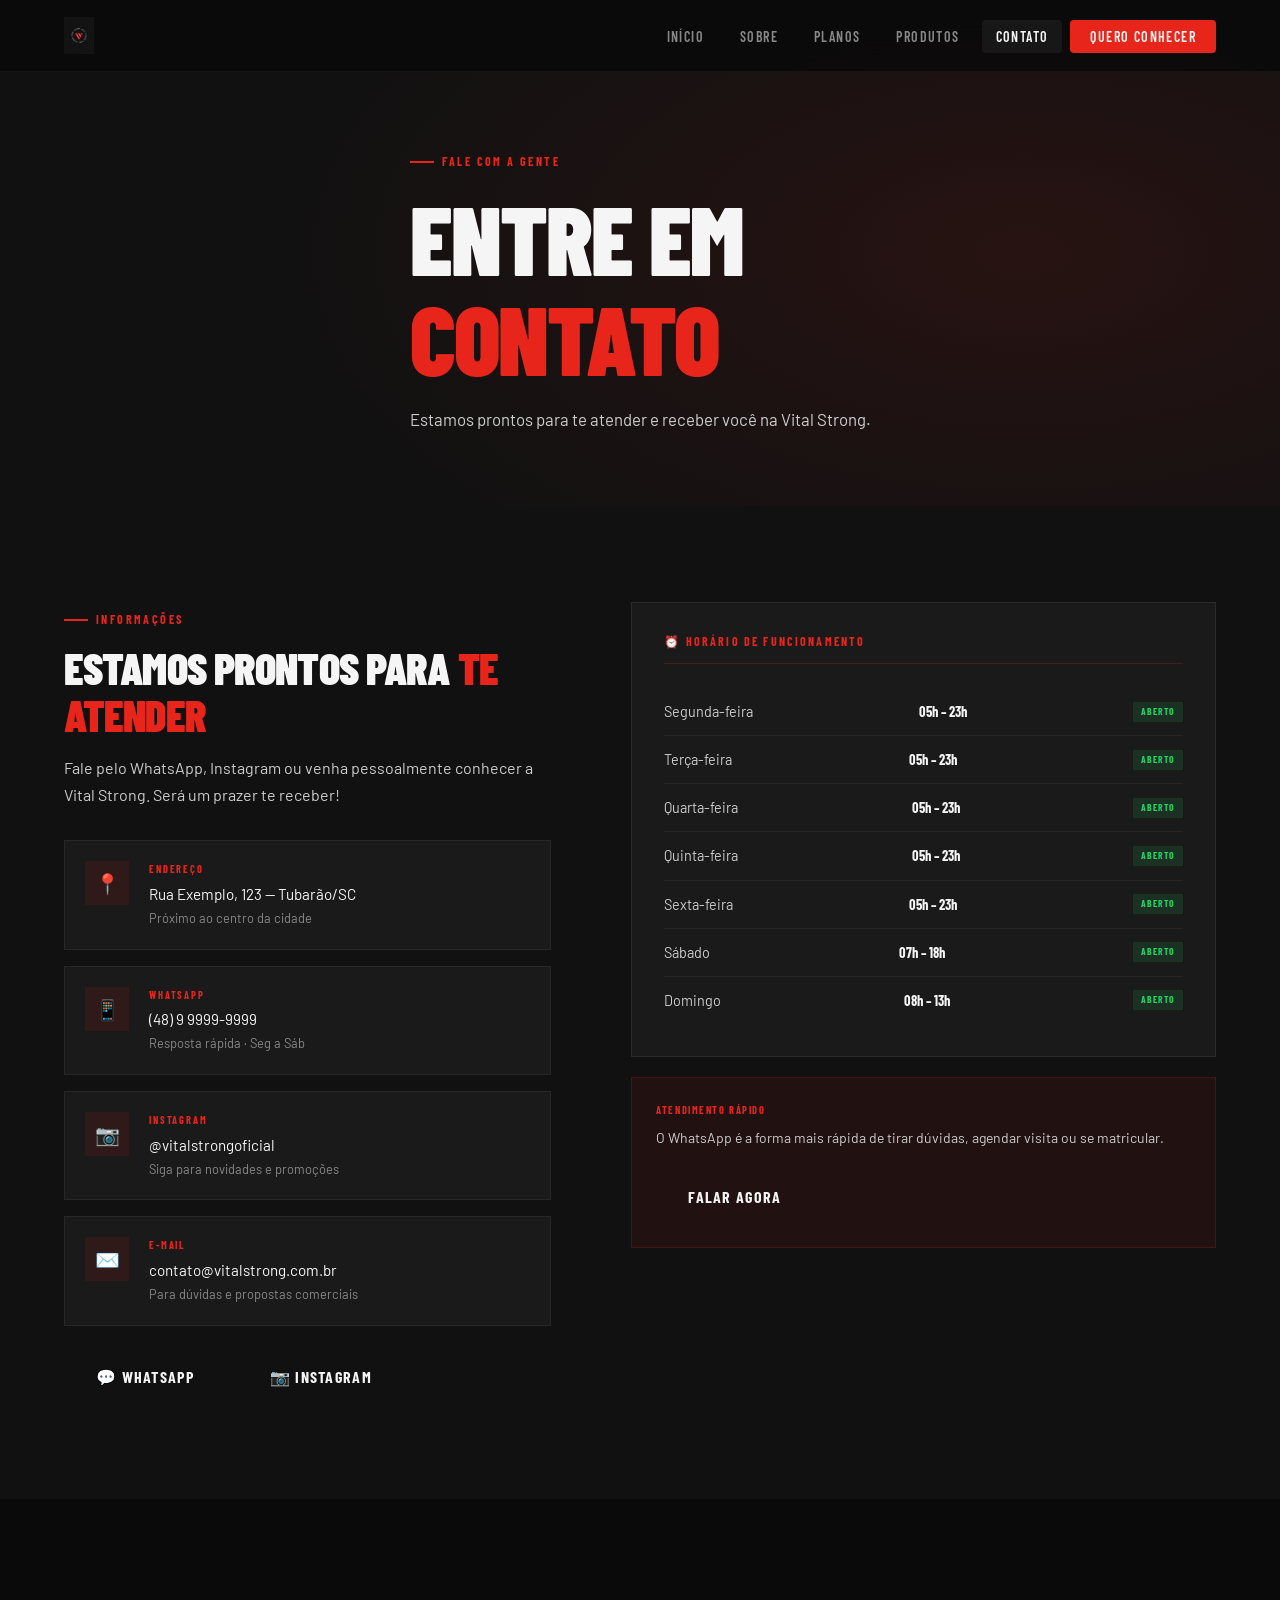
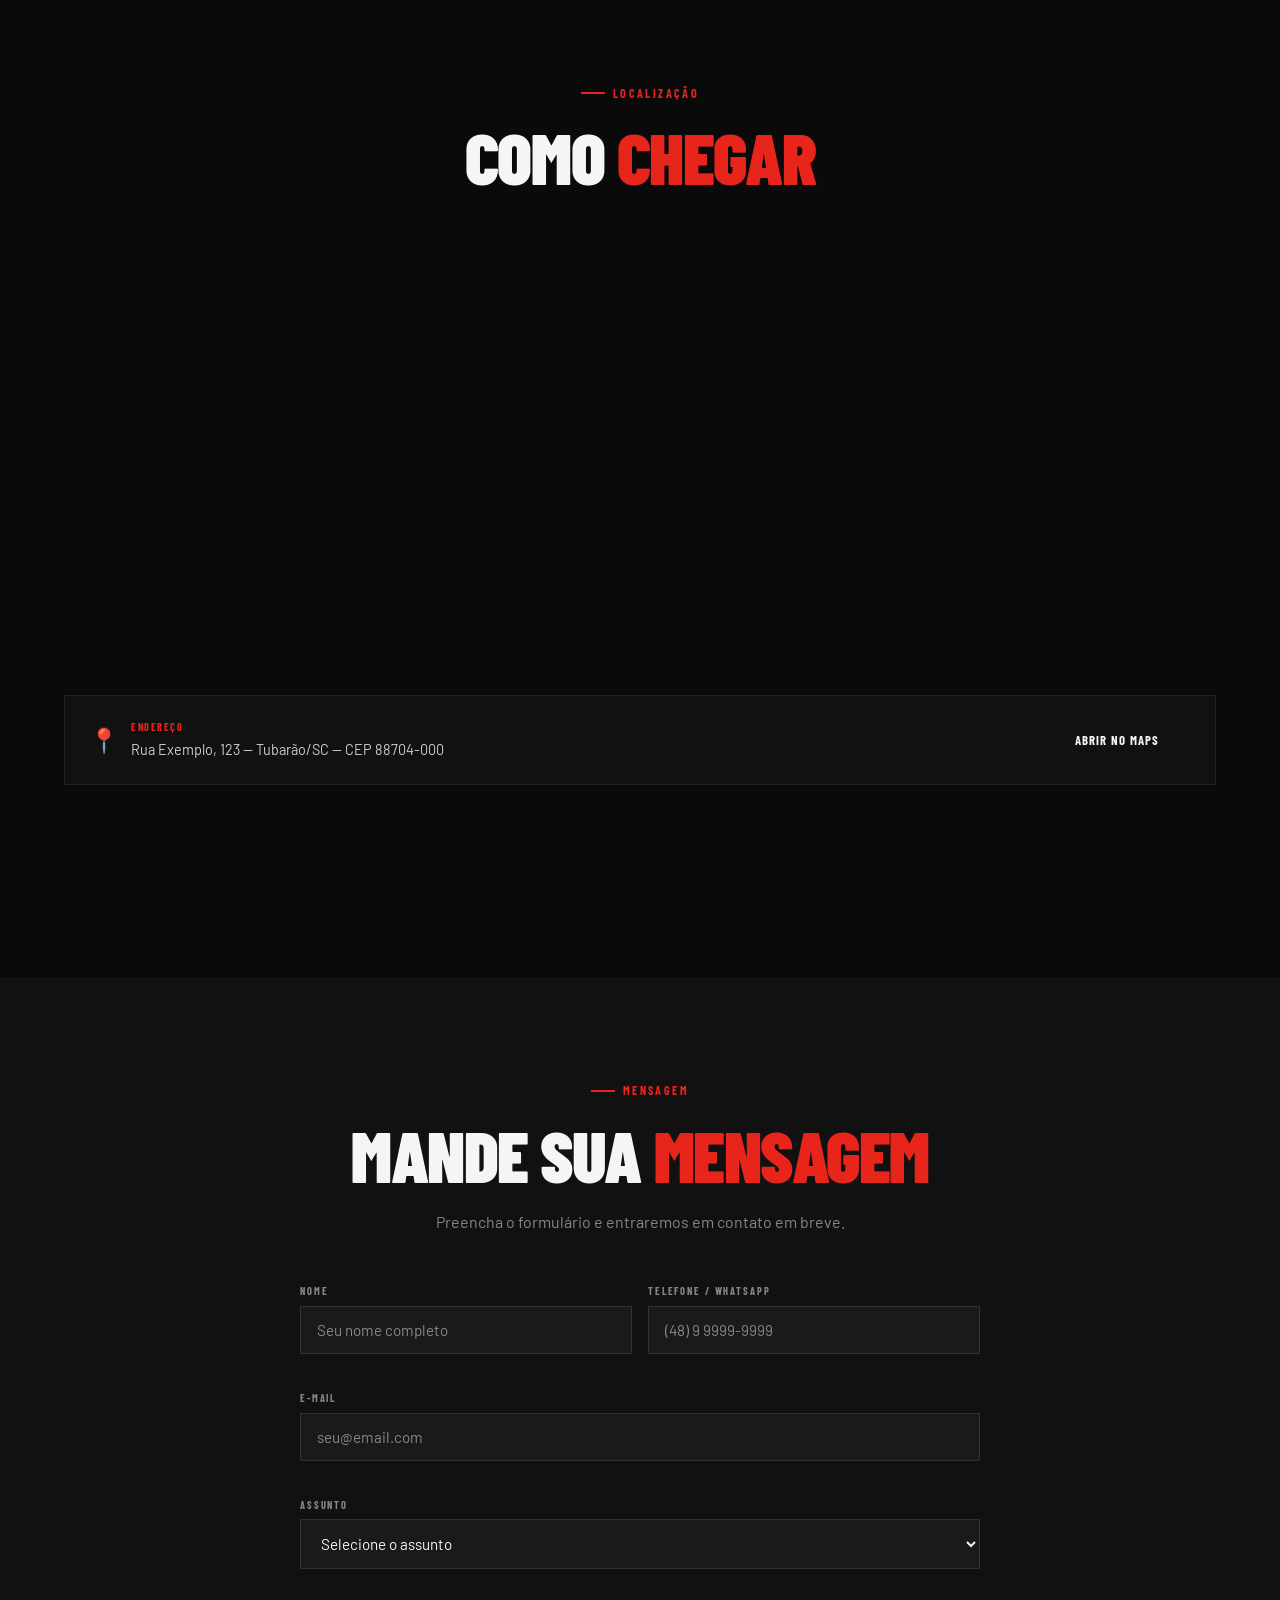
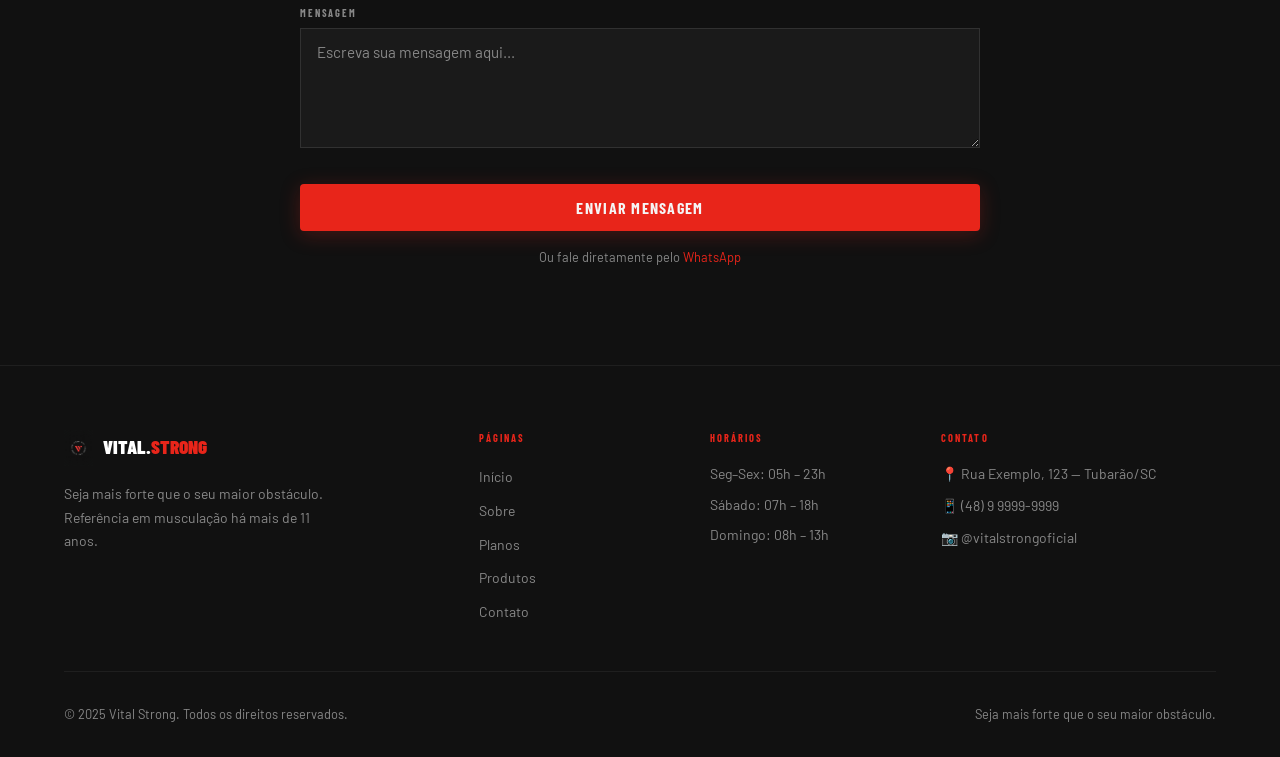
<file: pages/contato.html>
<!DOCTYPE html>
<html lang="pt-BR">
<head>
  <meta charset="UTF-8">
  <meta name="viewport" content="width=device-width, initial-scale=1.0">
  <title>Contato — Vital Strong</title>
  <link rel="stylesheet" href="../css/style.css">
  <style>
    .contato-grid { display:grid; grid-template-columns:1fr 1.2fr; gap:5rem; align-items:start; }
    .info-item { display:flex; align-items:flex-start; gap:1.25rem; padding:1.25rem; background:var(--black-3); border:1px solid rgba(255,255,255,0.06); margin-bottom:1rem; transition:var(--transition); }
    .info-item:hover { border-color:rgba(232,37,26,0.3); }
    .info-icon { width:44px; height:44px; background:rgba(232,37,26,0.1); display:flex; align-items:center; justify-content:center; font-size:1.25rem; flex-shrink:0; }
    .info-label { font-family:var(--font-display); font-size:0.65rem; font-weight:700; letter-spacing:0.18em; text-transform:uppercase; color:var(--red); margin-bottom:0.25rem; }
    .info-value { font-size:0.95rem; color:var(--white); }
    .info-sub { font-size:0.8rem; color:var(--gray); margin-top:2px; }
    .horario-row { display:flex; justify-content:space-between; align-items:center; padding:0.75rem 0; border-bottom:1px solid rgba(255,255,255,0.05); }
    .horario-row:last-child { border-bottom:none; }
    .h-dia { font-size:0.9rem; color:var(--gray-light); }
    .h-hora { font-family:var(--font-display); font-size:0.9rem; font-weight:700; }
    .h-status { font-family:var(--font-display); font-size:0.6rem; font-weight:700; letter-spacing:0.1em; text-transform:uppercase; padding:2px 8px; background:rgba(37,211,102,0.12); color:#25D366; }
    .form-group { display:flex; flex-direction:column; gap:6px; }
    .form-group label { font-family:var(--font-display); font-size:0.65rem; font-weight:700; letter-spacing:0.18em; text-transform:uppercase; color:var(--gray); }
    .form-group input, .form-group select, .form-group textarea { background:var(--black-3); border:1px solid rgba(255,255,255,0.1); color:var(--white); padding:0.875rem 1rem; font-family:var(--font-body); font-size:0.95rem; outline:none; resize:vertical; transition:var(--transition); }
    .form-group input:focus, .form-group textarea:focus, .form-group select:focus { border-color:var(--red); }
    .form-group input::placeholder, .form-group textarea::placeholder { color:var(--gray); }
    .form-group select option { background:var(--black-3); }
    @media (max-width:768px) { .contato-grid { grid-template-columns:1fr; gap:3rem; } }
  </style>
</head>
<body>

<nav class="navbar">
  <div class="container" style="display:flex;align-items:center;justify-content:space-between;height:100%">
    <a href="../index.html" class="nav-logo"><img src="../assets/logo.jpg" alt="Vital Strong"></a>
    <ul class="nav-links">
      <li><a href="../index.html">Início</a></li>
      <li><a href="sobre.html">Sobre</a></li>
      <li><a href="planos.html">Planos</a></li>
      <li><a href="produtos.html">Produtos</a></li>
      <li><a href="contato.html" class="active">Contato</a></li>
      <li><a href="https://wa.me/5548999999999" target="_blank" class="nav-cta">Quero conhecer</a></li>
    </ul>
    <button class="nav-toggle" aria-label="Menu"><span></span><span></span><span></span></button>
  </div>
  <div class="hamburger" id="hamburger"><span></span><span></span><span></span></div>
</nav>

<!-- MOBILE MENU -->
<div class="mobile-menu" id="mobileMenu">
  <a href="../index.html">Início</a>
  <a href="sobre.html">Sobre</a>
  <a href="planos.html">Planos</a>
  <a href="produtos.html">Produtos</a>
  <a href="../index.html#estrutura">Estrutura</a>
  <a href="contato.html">Contato</a>
  <a href="https://wa.me/5548999999999" target="_blank" class="btn-primary" style="text-align:center;">Falar no WhatsApp</a>
</div>

<section class="page-hero">
  <div class="container" style="position:relative;z-index:1">
    <span class="section-tag">Fale com a gente</span>
    <h1 class="page-hero-title">Entre em<br><span style="color:var(--red)">Contato</span></h1>
    <p style="color:var(--gray-light);font-size:1.05rem;margin-top:1rem">Estamos prontos para te atender e receber você na Vital Strong.</p>
  </div>
</section>

<!-- CONTATO PRINCIPAL -->
<section style="padding:96px 0;background:var(--black-2)">
  <div class="container">
    <div class="contato-grid">
      <div class="reveal">
        <span class="section-tag">Informações</span>
        <h2 class="section-title" style="font-size:clamp(2rem,4vw,2.75rem)">Estamos prontos para <span>te atender</span></h2>
        <p style="margin-bottom:2rem;color:var(--gray-light)">Fale pelo WhatsApp, Instagram ou venha pessoalmente conhecer a Vital Strong. Será um prazer te receber!</p>

        <div class="info-item">
          <div class="info-icon">📍</div>
          <div>
            <div class="info-label">Endereço</div>
            <div class="info-value">Rua Exemplo, 123 — Tubarão/SC</div>
            <div class="info-sub">Próximo ao centro da cidade</div>
          </div>
        </div>
        <div class="info-item">
          <div class="info-icon">📱</div>
          <div>
            <div class="info-label">WhatsApp</div>
            <div class="info-value">(48) 9 9999-9999</div>
            <div class="info-sub">Resposta rápida · Seg a Sáb</div>
          </div>
        </div>
        <div class="info-item">
          <div class="info-icon">📷</div>
          <div>
            <div class="info-label">Instagram</div>
            <div class="info-value">@vitalstrongoficial</div>
            <div class="info-sub">Siga para novidades e promoções</div>
          </div>
        </div>
        <div class="info-item">
          <div class="info-icon">✉️</div>
          <div>
            <div class="info-label">E-mail</div>
            <div class="info-value">contato@vitalstrong.com.br</div>
            <div class="info-sub">Para dúvidas e propostas comerciais</div>
          </div>
        </div>

        <div style="display:flex;gap:0.75rem;margin-top:1.5rem;flex-wrap:wrap">
          <a href="https://wa.me/5548999999999" class="btn btn-whatsapp" target="_blank">💬 WhatsApp</a>
          <a href="https://instagram.com/vitalstrong" class="btn btn-secondary" target="_blank">📷 Instagram</a>
        </div>
      </div>

      <div class="reveal">
        <div style="background:var(--black-3);border:1px solid rgba(255,255,255,0.07);padding:2rem">
          <h3 style="font-family:var(--font-display);font-size:0.75rem;font-weight:700;letter-spacing:0.18em;text-transform:uppercase;color:var(--red);margin-bottom:1.5rem;padding-bottom:1rem;border-bottom:1px solid rgba(232,37,26,0.2)">⏰ Horário de funcionamento</h3>
          <div class="horario-row"><span class="h-dia">Segunda-feira</span><span class="h-hora">05h – 23h</span><span class="h-status">Aberto</span></div>
          <div class="horario-row"><span class="h-dia">Terça-feira</span><span class="h-hora">05h – 23h</span><span class="h-status">Aberto</span></div>
          <div class="horario-row"><span class="h-dia">Quarta-feira</span><span class="h-hora">05h – 23h</span><span class="h-status">Aberto</span></div>
          <div class="horario-row"><span class="h-dia">Quinta-feira</span><span class="h-hora">05h – 23h</span><span class="h-status">Aberto</span></div>
          <div class="horario-row"><span class="h-dia">Sexta-feira</span><span class="h-hora">05h – 23h</span><span class="h-status">Aberto</span></div>
          <div class="horario-row"><span class="h-dia">Sábado</span><span class="h-hora">07h – 18h</span><span class="h-status">Aberto</span></div>
          <div class="horario-row"><span class="h-dia">Domingo</span><span class="h-hora">08h – 13h</span><span class="h-status">Aberto</span></div>
        </div>
        <div style="margin-top:1.25rem;padding:1.5rem;background:rgba(232,37,26,0.07);border:1px solid rgba(232,37,26,0.2)">
          <p style="font-family:var(--font-display);font-size:0.65rem;font-weight:700;letter-spacing:0.15em;text-transform:uppercase;color:var(--red);margin-bottom:0.5rem">Atendimento rápido</p>
          <p style="font-size:0.875rem;color:var(--gray-light);line-height:1.6;margin-bottom:1.25rem">O WhatsApp é a forma mais rápida de tirar dúvidas, agendar visita ou se matricular.</p>
          <a href="https://wa.me/5548999999999?text=Ol%C3%A1%2C%20quero%20conhecer%20a%20Vital%20Strong" class="btn btn-whatsapp" target="_blank">Falar agora</a>
        </div>
      </div>
    </div>
  </div>
</section>

<!-- MAPA -->
<section style="background:var(--black)">
  <div class="container" style="padding:0 24px 96px">
    <div style="text-align:center;padding:80px 0 48px" class="reveal">
      <span class="section-tag" style="justify-content:center">Localização</span>
      <h2 class="section-title">Como <span>chegar</span></h2>
    </div>
    <div class="reveal">
      <iframe
        style="width:100%;height:420px;border:none;display:block;filter:grayscale(70%) invert(85%) hue-rotate(180deg);opacity:0.85"
        src="https://www.google.com/maps/embed?pb=!1m18!1m12!1m3!1d56640.7!2d-49.0170!3d-28.4782!2m3!1f0!2f0!3f0!3m2!1i1024!2i768!4f13.1!3m3!1m2!1s0x94d86ecf1e7a8d1d%3A0x1!2sTubar%C3%A3o%2C%20SC!5e0!3m2!1spt!2sbr!4v1"
        allowfullscreen loading="lazy" referrerpolicy="no-referrer-when-downgrade" title="Vital Strong - Localização">
      </iframe>
      <div style="margin-top:1rem;padding:1.25rem 1.5rem;background:var(--black-2);border:1px solid rgba(255,255,255,0.06);display:flex;justify-content:space-between;align-items:center;flex-wrap:wrap;gap:1rem">
        <div style="display:flex;align-items:center;gap:0.75rem">
          <span style="font-size:1.5rem">📍</span>
          <div>
            <div style="font-family:var(--font-display);font-size:0.65rem;font-weight:700;letter-spacing:0.15em;text-transform:uppercase;color:var(--red);margin-bottom:2px">Endereço</div>
            <div style="font-size:0.9rem;color:var(--gray-light)">Rua Exemplo, 123 — Tubarão/SC — CEP 88704-000</div>
          </div>
        </div>
        <a href="https://maps.google.com?q=Tubarao+SC" class="btn btn-secondary" target="_blank" style="font-size:0.8rem">Abrir no Maps</a>
      </div>
    </div>
  </div>
</section>

<!-- FORMULÁRIO -->
<section style="padding:96px 0;background:var(--black-2)">
  <div class="container">
    <div style="max-width:680px;margin:0 auto">
      <div class="reveal" style="text-align:center;margin-bottom:3rem">
        <span class="section-tag" style="justify-content:center">Mensagem</span>
        <h2 class="section-title">Mande sua <span>mensagem</span></h2>
        <p style="color:var(--gray);margin-top:0.75rem">Preencha o formulário e entraremos em contato em breve.</p>
      </div>
      <div class="reveal" style="display:grid;grid-template-columns:1fr 1fr;gap:1rem" id="contactForm">
        <div class="form-group">
          <label>Nome</label>
          <input type="text" placeholder="Seu nome completo" id="f-nome">
        </div>
        <div class="form-group">
          <label>Telefone / WhatsApp</label>
          <input type="tel" placeholder="(48) 9 9999-9999" id="f-tel">
        </div>
        <div class="form-group" style="grid-column:1/-1">
          <label>E-mail</label>
          <input type="email" placeholder="seu@email.com" id="f-email">
        </div>
        <div class="form-group" style="grid-column:1/-1">
          <label>Assunto</label>
          <select id="f-assunto">
            <option value="">Selecione o assunto</option>
            <option>Quero me matricular</option>
            <option>Dúvidas sobre planos</option>
            <option>Produtos e suplementos</option>
            <option>Agendar uma visita</option>
            <option>Outro assunto</option>
          </select>
        </div>
        <div class="form-group" style="grid-column:1/-1">
          <label>Mensagem</label>
          <textarea rows="5" placeholder="Escreva sua mensagem aqui..." id="f-msg"></textarea>
        </div>
        <div style="grid-column:1/-1;text-align:center">
          <button class="btn btn-primary" style="width:100%;justify-content:center" onclick="submitForm(this)">Enviar mensagem</button>
          <p style="margin-top:1rem;font-size:0.8rem;color:var(--gray)">Ou fale diretamente pelo <a href="https://wa.me/5548999999999" style="color:var(--red)" target="_blank">WhatsApp</a></p>
        </div>
      </div>
    </div>
  </div>
</section>

<!-- FOOTER -->
<footer style="background:var(--black-2);padding:4rem 0 2rem;border-top:1px solid rgba(255,255,255,0.06)">
  <div class="container">
    <div style="display:grid;grid-template-columns:2fr 1fr 1fr 1.5fr;gap:3rem;padding-bottom:3rem;border-bottom:1px solid rgba(255,255,255,0.06)" class="footer-main-grid">
      <div>
        <a href="../index.html" style="display:inline-flex;align-items:center;gap:10px;margin-bottom:16px;text-decoration:none">
          <img src="../assets/logo.jpg" alt="Vital Strong" style="height:36px;width:auto">
          <span style="font-family:var(--font-display);font-size:1.2rem;font-weight:900;text-transform:uppercase;color:#fff">vital.<span style="color:var(--red)">STRONG</span></span>
        </a>
        <p style="color:var(--gray);font-size:0.875rem;line-height:1.7;max-width:260px">Seja mais forte que o seu maior obstáculo. Referência em musculação há mais de 11 anos.</p>
      </div>
      <div>
        <p style="font-family:var(--font-display);font-size:0.65rem;font-weight:700;letter-spacing:0.2em;text-transform:uppercase;color:var(--red);margin-bottom:1rem">Páginas</p>
        <ul style="list-style:none;display:flex;flex-direction:column;gap:0.5rem">
          <li><a href="../index.html" style="color:var(--gray);font-size:0.875rem">Início</a></li>
          <li><a href="sobre.html" style="color:var(--gray);font-size:0.875rem">Sobre</a></li>
          <li><a href="planos.html" style="color:var(--gray);font-size:0.875rem">Planos</a></li>
          <li><a href="produtos.html" style="color:var(--gray);font-size:0.875rem">Produtos</a></li>
          <li><a href="contato.html" style="color:var(--gray);font-size:0.875rem">Contato</a></li>
        </ul>
      </div>
      <div>
        <p style="font-family:var(--font-display);font-size:0.65rem;font-weight:700;letter-spacing:0.2em;text-transform:uppercase;color:var(--red);margin-bottom:1rem">Horários</p>
        <ul style="list-style:none;display:flex;flex-direction:column;gap:0.5rem">
          <li style="color:var(--gray);font-size:0.875rem">Seg–Sex: 05h – 23h</li>
          <li style="color:var(--gray);font-size:0.875rem">Sábado: 07h – 18h</li>
          <li style="color:var(--gray);font-size:0.875rem">Domingo: 08h – 13h</li>
        </ul>
      </div>
      <div>
        <p style="font-family:var(--font-display);font-size:0.65rem;font-weight:700;letter-spacing:0.2em;text-transform:uppercase;color:var(--red);margin-bottom:1rem">Contato</p>
        <div style="display:flex;flex-direction:column;gap:0.6rem">
          <span style="color:var(--gray);font-size:0.875rem">📍 Rua Exemplo, 123 — Tubarão/SC</span>
          <span style="color:var(--gray);font-size:0.875rem">📱 (48) 9 9999-9999</span>
          <span style="color:var(--gray);font-size:0.875rem">📷 @vitalstrongoficial</span>
        </div>
      </div>
    </div>
    <div style="margin-top:2rem;display:flex;justify-content:space-between;flex-wrap:wrap;gap:0.5rem">
      <span style="color:var(--gray);font-size:0.8rem">© 2025 Vital Strong. Todos os direitos reservados.</span>
      <span style="color:var(--gray);font-size:0.8rem">Seja mais forte que o seu maior obstáculo.</span>
    </div>
  </div>
</footer>

<script src="../js/main.js"></script>
<script>
function submitForm(btn) {
  const nome = document.getElementById('f-nome').value;
  const msg = document.getElementById('f-msg').value;
  if (!nome || !msg) { alert('Preencha ao menos o nome e a mensagem.'); return; }
  const text = encodeURIComponent('Olá! Me chamo ' + nome + '.\n\n' + msg);
  window.open('https://wa.me/5548999999999?text=' + text, '_blank');
  btn.textContent = '✓ Redirecionando para WhatsApp...';
  btn.style.background = '#25D366';
  btn.disabled = true;
}
</script>
</body>
</html>
</file>
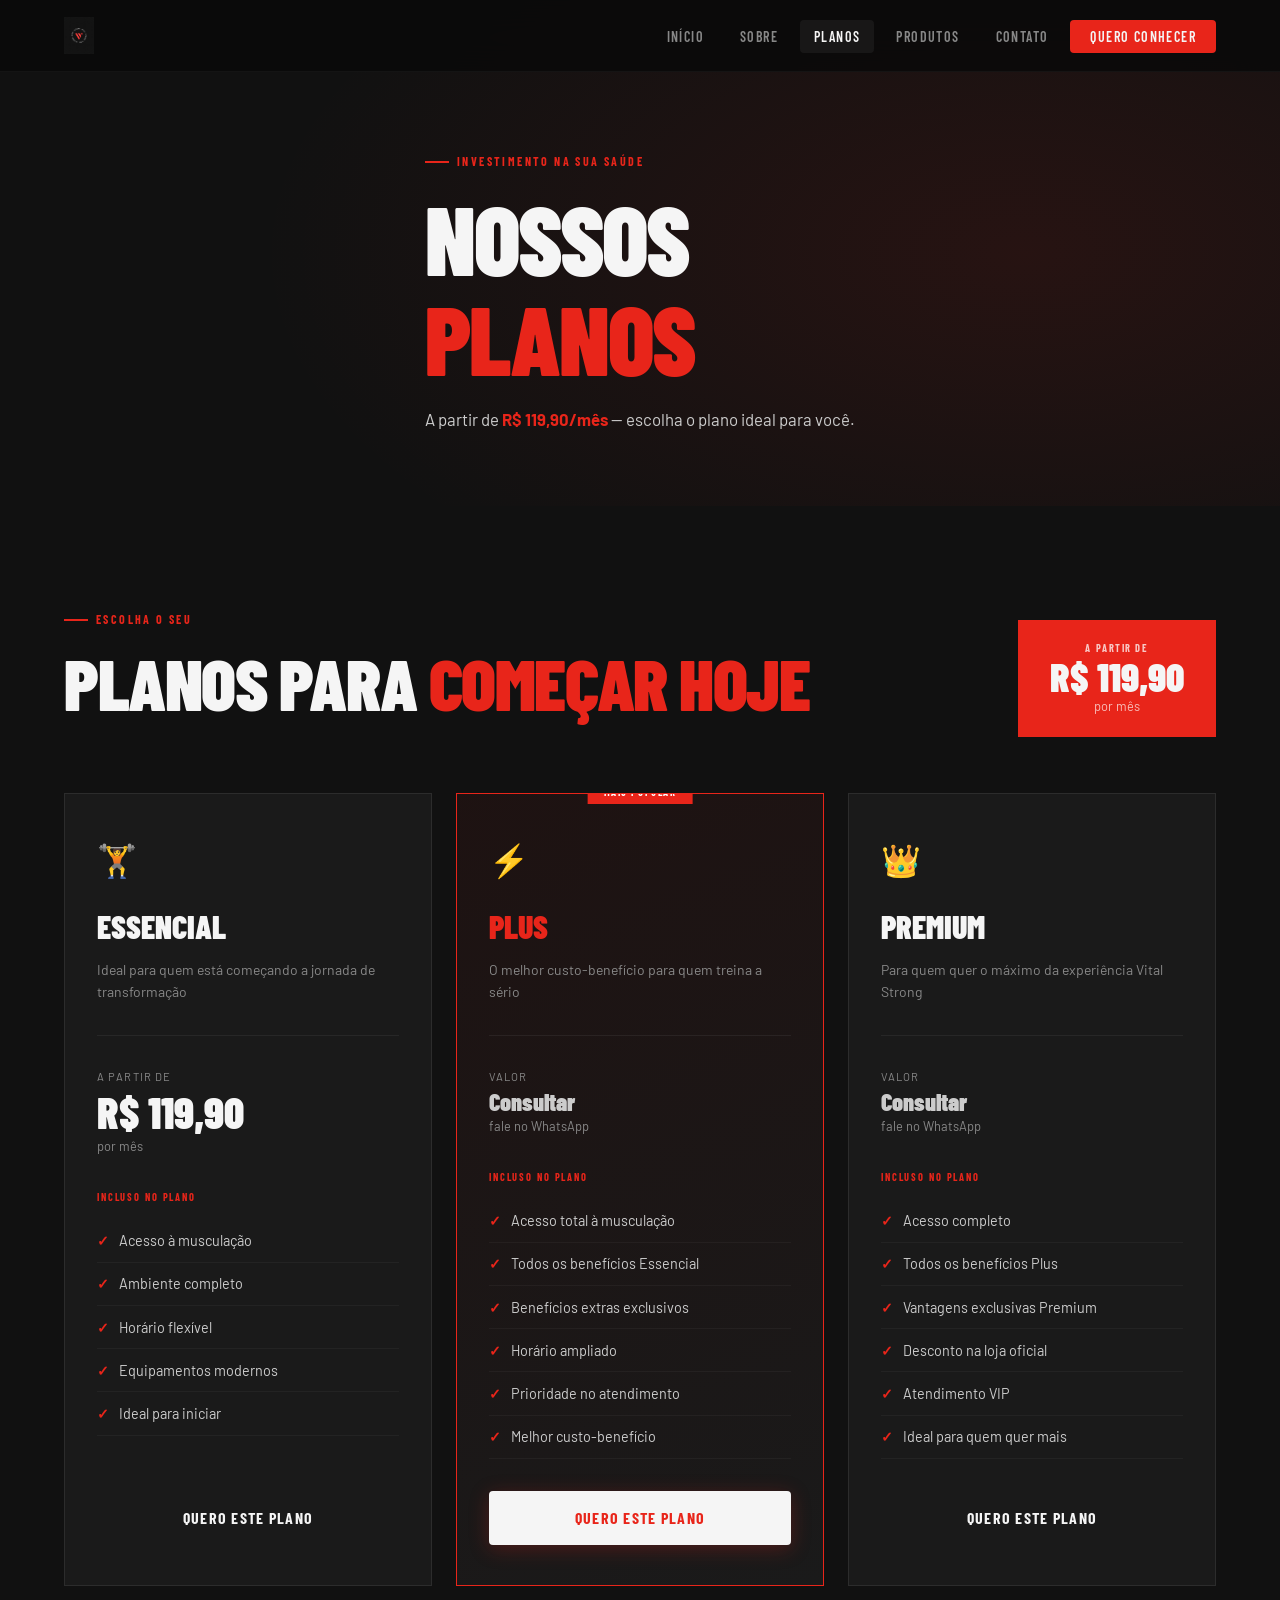
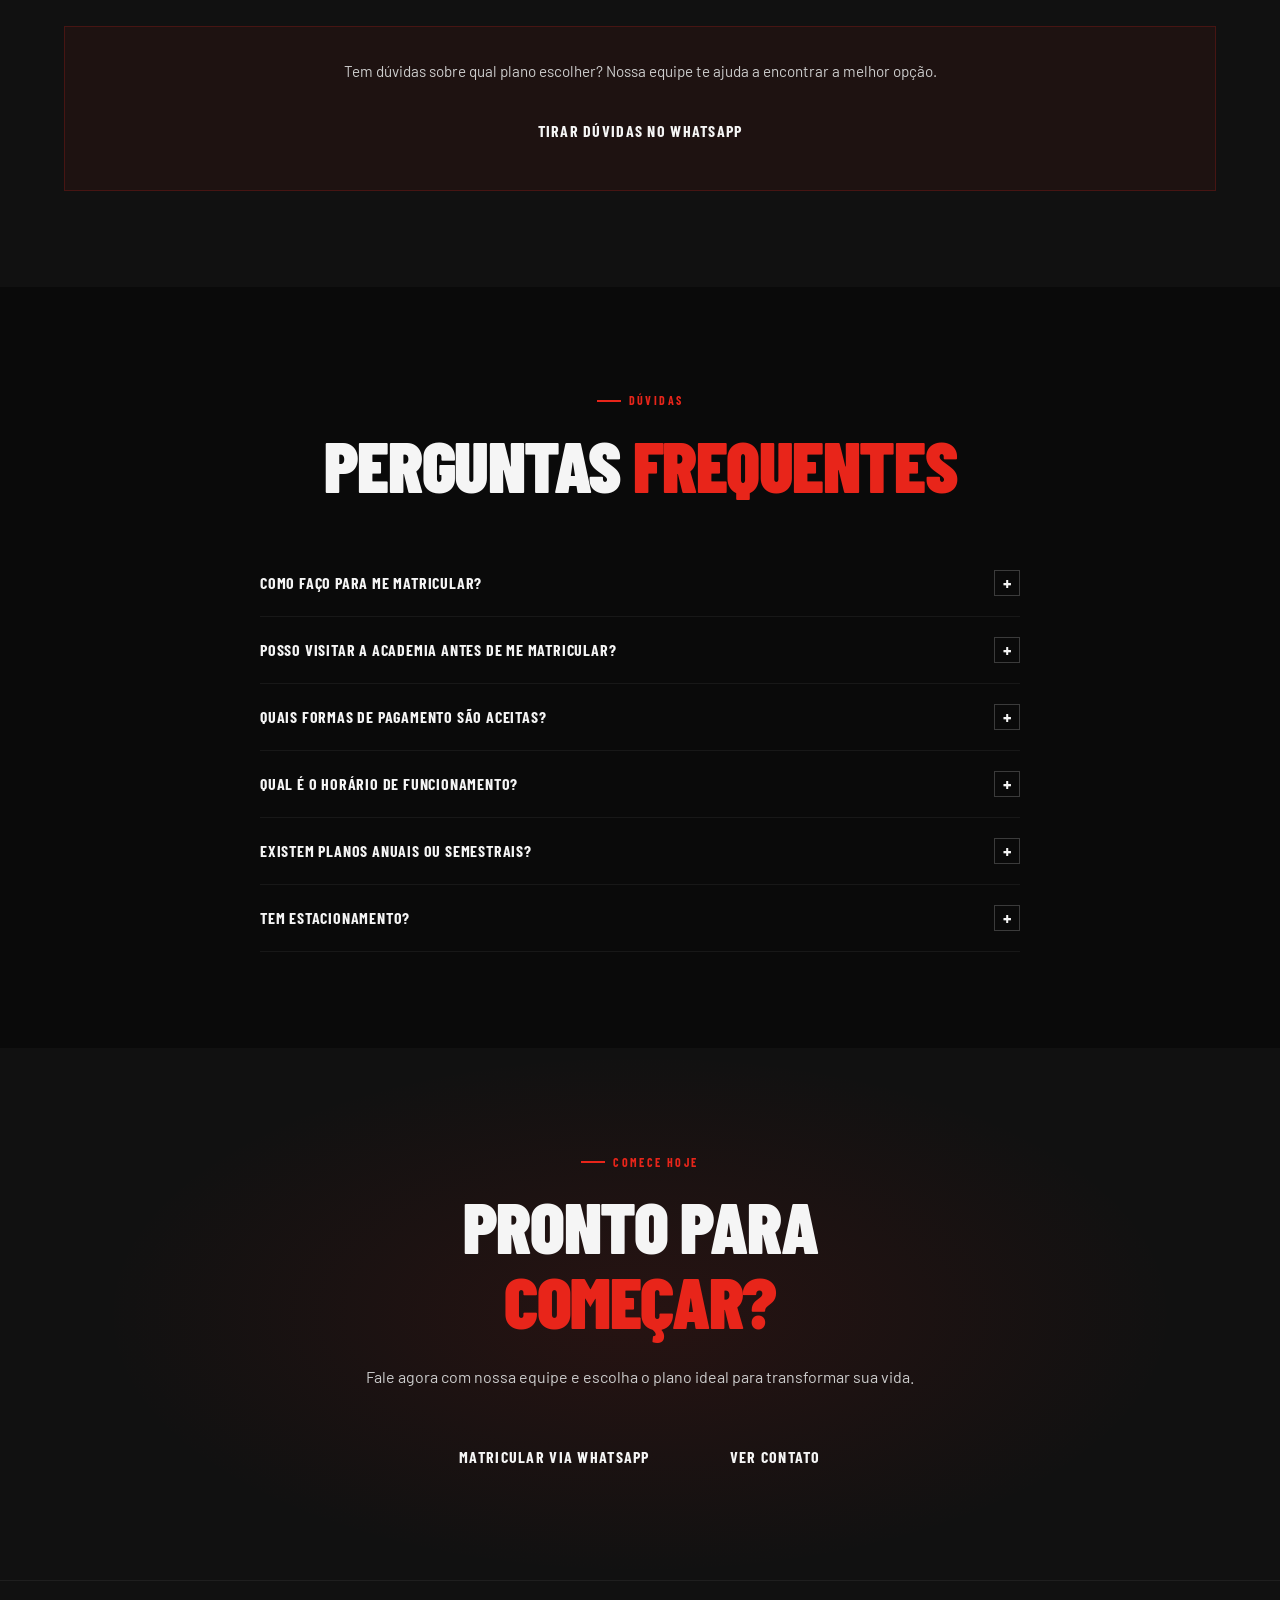
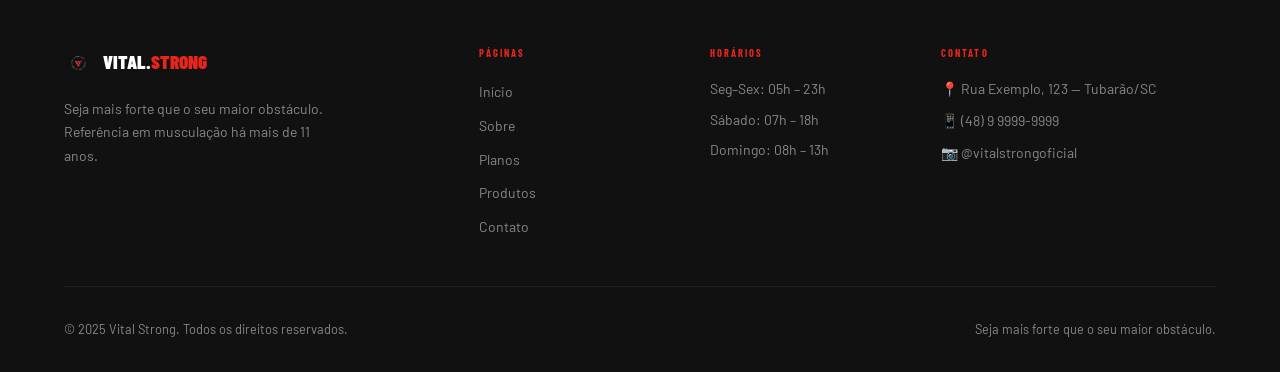
<file: pages/planos.html>
<!DOCTYPE html>
<html lang="pt-BR">
<head>
  <meta charset="UTF-8">
  <meta name="viewport" content="width=device-width, initial-scale=1.0">
  <title>Planos — Vital Strong</title>
  <link rel="stylesheet" href="../css/style.css">
  <style>
    .planos-grid { display:grid; grid-template-columns:repeat(3,1fr); gap:1.5rem; }
    .plano-card { background:var(--black-3); border:1px solid rgba(255,255,255,0.08); padding:2.5rem 2rem; display:flex; flex-direction:column; position:relative; transition:var(--transition); }
    .plano-card:hover { transform:translateY(-8px); box-shadow:0 30px 60px rgba(0,0,0,0.5); }
    .plano-card.featured { border-color:var(--red); background:linear-gradient(160deg,rgba(232,37,26,0.06) 0%,var(--black-3) 100%); }
    .plano-badge-top { position:absolute; top:-13px; left:50%; transform:translateX(-50%); background:var(--red); color:#fff; font-family:var(--font-display); font-size:0.65rem; font-weight:700; letter-spacing:0.15em; text-transform:uppercase; padding:3px 16px; white-space:nowrap; }
    .plano-name { font-family:var(--font-display); font-size:2rem; font-weight:900; text-transform:uppercase; margin-bottom:0.4rem; }
    .plano-tagline { color:var(--gray); font-size:0.875rem; margin-bottom:2rem; padding-bottom:2rem; border-bottom:1px solid rgba(255,255,255,0.06); }
    .plano-price-from { font-size:0.7rem; color:var(--gray); text-transform:uppercase; letter-spacing:0.1em; }
    .plano-price-val { font-family:var(--font-display); font-size:2.75rem; font-weight:900; line-height:1; margin:4px 0 2px; }
    .plano-price-val.consult { font-size:1.5rem; color:var(--gray-light); }
    .plano-price-per { font-size:0.8rem; color:var(--gray); margin-bottom:2rem; }
    .plano-feats { flex:1; margin-bottom:2rem; }
    .plano-feats-title { font-family:var(--font-display); font-size:0.65rem; font-weight:700; letter-spacing:0.18em; text-transform:uppercase; color:var(--red); margin-bottom:0.875rem; }
    .plano-feats ul { list-style:none; }
    .plano-feats li { display:flex; align-items:center; gap:0.65rem; padding:0.6rem 0; border-bottom:1px solid rgba(255,255,255,0.04); font-size:0.9rem; color:var(--gray-light); }
    .plano-feats li::before { content:'✓'; color:var(--red); font-weight:900; font-family:var(--font-display); flex-shrink:0; }
    .plano-cta { width:100%; text-align:center; justify-content:center; }
    .faq-inner { max-width:760px; margin:0 auto; }
    @media (max-width:768px) { .planos-grid { grid-template-columns:1fr; } }
  </style>
</head>
<body>

<nav class="navbar">
  <div class="container" style="display:flex;align-items:center;justify-content:space-between;height:100%">
    <a href="../index.html" class="nav-logo"><img src="../assets/logo.jpg" alt="Vital Strong"></a>
    <ul class="nav-links">
      <li><a href="../index.html">Início</a></li>
      <li><a href="sobre.html">Sobre</a></li>
      <li><a href="planos.html" class="active">Planos</a></li>
      <li><a href="produtos.html">Produtos</a></li>
      <li><a href="contato.html">Contato</a></li>
      <li><a href="https://wa.me/5548999999999" target="_blank" class="nav-cta">Quero conhecer</a></li>
    </ul>
    <button class="nav-toggle" aria-label="Menu"><span></span><span></span><span></span></button>
  </div>
  <div class="hamburger" id="hamburger"><span></span><span></span><span></span></div>
</nav>

<!-- MOBILE MENU -->
<div class="mobile-menu" id="mobileMenu">
  <a href="../index.html">Início</a>
  <a href="sobre.html">Sobre</a>
  <a href="planos.html">Planos</a>
  <a href="produtos.html">Produtos</a>
  <a href="../index.html#estrutura">Estrutura</a>
  <a href="contato.html">Contato</a>
  <a href="https://wa.me/5548999999999" target="_blank" class="btn-primary" style="text-align:center;">Falar no WhatsApp</a>
</div>

<section class="page-hero">
  <div class="container" style="position:relative;z-index:1">
    <span class="section-tag">Investimento na sua saúde</span>
    <h1 class="page-hero-title">Nossos<br><span style="color:var(--red)">Planos</span></h1>
    <p style="color:var(--gray-light);font-size:1.05rem;margin-top:1rem">A partir de <strong style="color:var(--red)">R$ 119,90/mês</strong> — escolha o plano ideal para você.</p>
  </div>
</section>

<!-- PLANOS -->
<section style="padding:96px 0;background:var(--black-2)">
  <div class="container">
    <div style="display:flex;justify-content:space-between;align-items:flex-end;margin-bottom:3rem;flex-wrap:wrap;gap:1.5rem" class="reveal">
      <div>
        <span class="section-tag">Escolha o seu</span>
        <h2 class="section-title">Planos para <span>começar hoje</span></h2>
      </div>
      <div style="background:var(--red);padding:1.25rem 2rem;text-align:center">
        <div style="font-family:var(--font-display);font-size:0.65rem;font-weight:700;letter-spacing:0.15em;text-transform:uppercase;color:rgba(255,255,255,0.75)">A partir de</div>
        <div style="font-family:var(--font-display);font-size:2.5rem;font-weight:900;line-height:1">R$ 119,90</div>
        <div style="font-size:0.8rem;color:rgba(255,255,255,0.7)">por mês</div>
      </div>
    </div>

    <div class="planos-grid">
      <!-- ESSENCIAL -->
      <div class="plano-card reveal">
        <div style="font-size:2rem;margin-bottom:1rem">🏋️</div>
        <div class="plano-name">Essencial</div>
        <div class="plano-tagline">Ideal para quem está começando a jornada de transformação</div>
        <div class="plano-price-from">A partir de</div>
        <div class="plano-price-val">R$ 119,90</div>
        <div class="plano-price-per">por mês</div>
        <div class="plano-feats">
          <div class="plano-feats-title">Incluso no plano</div>
          <ul>
            <li>Acesso à musculação</li>
            <li>Ambiente completo</li>
            <li>Horário flexível</li>
            <li>Equipamentos modernos</li>
            <li>Ideal para iniciar</li>
          </ul>
        </div>
        <a href="https://wa.me/5548999999999?text=Quero%20o%20plano%20Essencial%20da%20Vital%20Strong" class="btn btn-secondary plano-cta" target="_blank">Quero este plano</a>
      </div>

      <!-- PLUS -->
      <div class="plano-card featured reveal">
        <div class="plano-badge-top">Mais popular</div>
        <div style="font-size:2rem;margin-bottom:1rem">⚡</div>
        <div class="plano-name" style="color:var(--red)">Plus</div>
        <div class="plano-tagline">O melhor custo-benefício para quem treina a sério</div>
        <div class="plano-price-from">Valor</div>
        <div class="plano-price-val consult">Consultar</div>
        <div class="plano-price-per">fale no WhatsApp</div>
        <div class="plano-feats">
          <div class="plano-feats-title">Incluso no plano</div>
          <ul>
            <li>Acesso total à musculação</li>
            <li>Todos os benefícios Essencial</li>
            <li>Benefícios extras exclusivos</li>
            <li>Horário ampliado</li>
            <li>Prioridade no atendimento</li>
            <li>Melhor custo-benefício</li>
          </ul>
        </div>
        <a href="https://wa.me/5548999999999?text=Quero%20o%20plano%20Plus%20da%20Vital%20Strong" class="btn btn-primary plano-cta" target="_blank">Quero este plano</a>
      </div>

      <!-- PREMIUM -->
      <div class="plano-card reveal">
        <div style="font-size:2rem;margin-bottom:1rem">👑</div>
        <div class="plano-name">Premium</div>
        <div class="plano-tagline">Para quem quer o máximo da experiência Vital Strong</div>
        <div class="plano-price-from">Valor</div>
        <div class="plano-price-val consult">Consultar</div>
        <div class="plano-price-per">fale no WhatsApp</div>
        <div class="plano-feats">
          <div class="plano-feats-title">Incluso no plano</div>
          <ul>
            <li>Acesso completo</li>
            <li>Todos os benefícios Plus</li>
            <li>Vantagens exclusivas Premium</li>
            <li>Desconto na loja oficial</li>
            <li>Atendimento VIP</li>
            <li>Ideal para quem quer mais</li>
          </ul>
        </div>
        <a href="https://wa.me/5548999999999?text=Quero%20o%20plano%20Premium%20da%20Vital%20Strong" class="btn btn-secondary plano-cta" target="_blank">Quero este plano</a>
      </div>
    </div>

    <div class="reveal" style="margin-top:2.5rem;padding:2rem;background:rgba(232,37,26,0.06);border:1px solid rgba(232,37,26,0.2);text-align:center">
      <p style="color:var(--gray-light);font-size:0.95rem;margin-bottom:1.25rem">Tem dúvidas sobre qual plano escolher? Nossa equipe te ajuda a encontrar a melhor opção.</p>
      <a href="https://wa.me/5548999999999?text=Tenho%20d%C3%BAvidas%20sobre%20os%20planos%20da%20Vital%20Strong" class="btn btn-whatsapp" target="_blank">Tirar dúvidas no WhatsApp</a>
    </div>
  </div>
</section>

<!-- FAQ -->
<section style="padding:96px 0;background:var(--black)">
  <div class="container">
    <div class="faq-inner">
      <div class="reveal" style="text-align:center;margin-bottom:48px">
        <span class="section-tag" style="justify-content:center">Dúvidas</span>
        <h2 class="section-title">Perguntas <span>frequentes</span></h2>
      </div>
      <div class="reveal">
        <div class="faq-item">
          <div class="faq-question">Como faço para me matricular? <span class="faq-icon">+</span></div>
          <div class="faq-answer"><div class="faq-answer-inner">É simples! Entre em contato pelo WhatsApp ou venha pessoalmente à academia. Nossa equipe orienta sobre os planos e faz sua matrícula na hora.</div></div>
        </div>
        <div class="faq-item">
          <div class="faq-question">Posso visitar a academia antes de me matricular? <span class="faq-icon">+</span></div>
          <div class="faq-answer"><div class="faq-answer-inner">Sim! Entre em contato pelo WhatsApp para agendar sua visita. Adoramos receber visitantes e mostrar nossa estrutura pessoalmente.</div></div>
        </div>
        <div class="faq-item">
          <div class="faq-question">Quais formas de pagamento são aceitas? <span class="faq-icon">+</span></div>
          <div class="faq-answer"><div class="faq-answer-inner">Aceitamos PIX, cartão de débito e crédito. Para parcelamentos e condições especiais, consulte nossa equipe pelo WhatsApp.</div></div>
        </div>
        <div class="faq-item">
          <div class="faq-question">Qual é o horário de funcionamento? <span class="faq-icon">+</span></div>
          <div class="faq-answer"><div class="faq-answer-inner">Segunda a Sexta: 05h às 23h — Sábado: 07h às 18h — Domingo: 08h às 13h. Horários podem variar em feriados.</div></div>
        </div>
        <div class="faq-item">
          <div class="faq-question">Existem planos anuais ou semestrais? <span class="faq-icon">+</span></div>
          <div class="faq-answer"><div class="faq-answer-inner">Sim! Oferecemos planos mensais, trimestrais, semestrais e anuais. Quanto maior o período, melhor o valor. Consulte nossa equipe para condições especiais.</div></div>
        </div>
        <div class="faq-item">
          <div class="faq-question">Tem estacionamento? <span class="faq-icon">+</span></div>
          <div class="faq-answer"><div class="faq-answer-inner">Sim! Contamos com estacionamento para facilitar seu acesso à academia. Mais detalhes em nossa página de contato.</div></div>
        </div>
      </div>
    </div>
  </div>
</section>

<!-- CTA -->
<section style="padding:96px 0;background:var(--black-2);text-align:center;position:relative;overflow:hidden">
  <div style="position:absolute;inset:0;background:radial-gradient(ellipse 60% 70% at 50% 50%,rgba(232,37,26,0.1) 0%,transparent 70%)"></div>
  <div class="container" style="position:relative;z-index:1">
    <div class="reveal" style="max-width:580px;margin:0 auto">
      <span class="section-tag" style="justify-content:center">Comece hoje</span>
      <h2 class="section-title">Pronto para <span>começar?</span></h2>
      <p style="margin:1.5rem 0 2.5rem;color:var(--gray-light)">Fale agora com nossa equipe e escolha o plano ideal para transformar sua vida.</p>
      <div style="display:flex;gap:1rem;justify-content:center;flex-wrap:wrap">
        <a href="https://wa.me/5548999999999?text=Quero%20me%20matricular%20na%20Vital%20Strong" class="btn btn-whatsapp" target="_blank">Matricular via WhatsApp</a>
        <a href="contato.html" class="btn btn-secondary">Ver contato</a>
      </div>
    </div>
  </div>
</section>

<!-- FOOTER -->
<footer style="background:var(--black-2);padding:4rem 0 2rem;border-top:1px solid rgba(255,255,255,0.06)">
  <div class="container">
    <div style="display:grid;grid-template-columns:2fr 1fr 1fr 1.5fr;gap:3rem;padding-bottom:3rem;border-bottom:1px solid rgba(255,255,255,0.06)" class="footer-main-grid">
      <div>
        <a href="../index.html" style="display:inline-flex;align-items:center;gap:10px;margin-bottom:16px;text-decoration:none">
          <img src="../assets/logo.jpg" alt="Vital Strong" style="height:36px;width:auto">
          <span style="font-family:var(--font-display);font-size:1.2rem;font-weight:900;text-transform:uppercase;color:#fff">vital.<span style="color:var(--red)">STRONG</span></span>
        </a>
        <p style="color:var(--gray);font-size:0.875rem;line-height:1.7;max-width:260px">Seja mais forte que o seu maior obstáculo. Referência em musculação há mais de 11 anos.</p>
      </div>
      <div>
        <p style="font-family:var(--font-display);font-size:0.65rem;font-weight:700;letter-spacing:0.2em;text-transform:uppercase;color:var(--red);margin-bottom:1rem">Páginas</p>
        <ul style="list-style:none;display:flex;flex-direction:column;gap:0.5rem">
          <li><a href="../index.html" style="color:var(--gray);font-size:0.875rem">Início</a></li>
          <li><a href="sobre.html" style="color:var(--gray);font-size:0.875rem">Sobre</a></li>
          <li><a href="planos.html" style="color:var(--gray);font-size:0.875rem">Planos</a></li>
          <li><a href="produtos.html" style="color:var(--gray);font-size:0.875rem">Produtos</a></li>
          <li><a href="contato.html" style="color:var(--gray);font-size:0.875rem">Contato</a></li>
        </ul>
      </div>
      <div>
        <p style="font-family:var(--font-display);font-size:0.65rem;font-weight:700;letter-spacing:0.2em;text-transform:uppercase;color:var(--red);margin-bottom:1rem">Horários</p>
        <ul style="list-style:none;display:flex;flex-direction:column;gap:0.5rem">
          <li style="color:var(--gray);font-size:0.875rem">Seg–Sex: 05h – 23h</li>
          <li style="color:var(--gray);font-size:0.875rem">Sábado: 07h – 18h</li>
          <li style="color:var(--gray);font-size:0.875rem">Domingo: 08h – 13h</li>
        </ul>
      </div>
      <div>
        <p style="font-family:var(--font-display);font-size:0.65rem;font-weight:700;letter-spacing:0.2em;text-transform:uppercase;color:var(--red);margin-bottom:1rem">Contato</p>
        <div style="display:flex;flex-direction:column;gap:0.6rem">
          <span style="color:var(--gray);font-size:0.875rem">📍 Rua Exemplo, 123 — Tubarão/SC</span>
          <span style="color:var(--gray);font-size:0.875rem">📱 (48) 9 9999-9999</span>
          <span style="color:var(--gray);font-size:0.875rem">📷 @vitalstrongoficial</span>
        </div>
      </div>
    </div>
    <div style="margin-top:2rem;display:flex;justify-content:space-between;flex-wrap:wrap;gap:0.5rem">
      <span style="color:var(--gray);font-size:0.8rem">© 2025 Vital Strong. Todos os direitos reservados.</span>
      <span style="color:var(--gray);font-size:0.8rem">Seja mais forte que o seu maior obstáculo.</span>
    </div>
  </div>
</footer>

<script src="../js/main.js"></script>
</body>
</html>
</file>
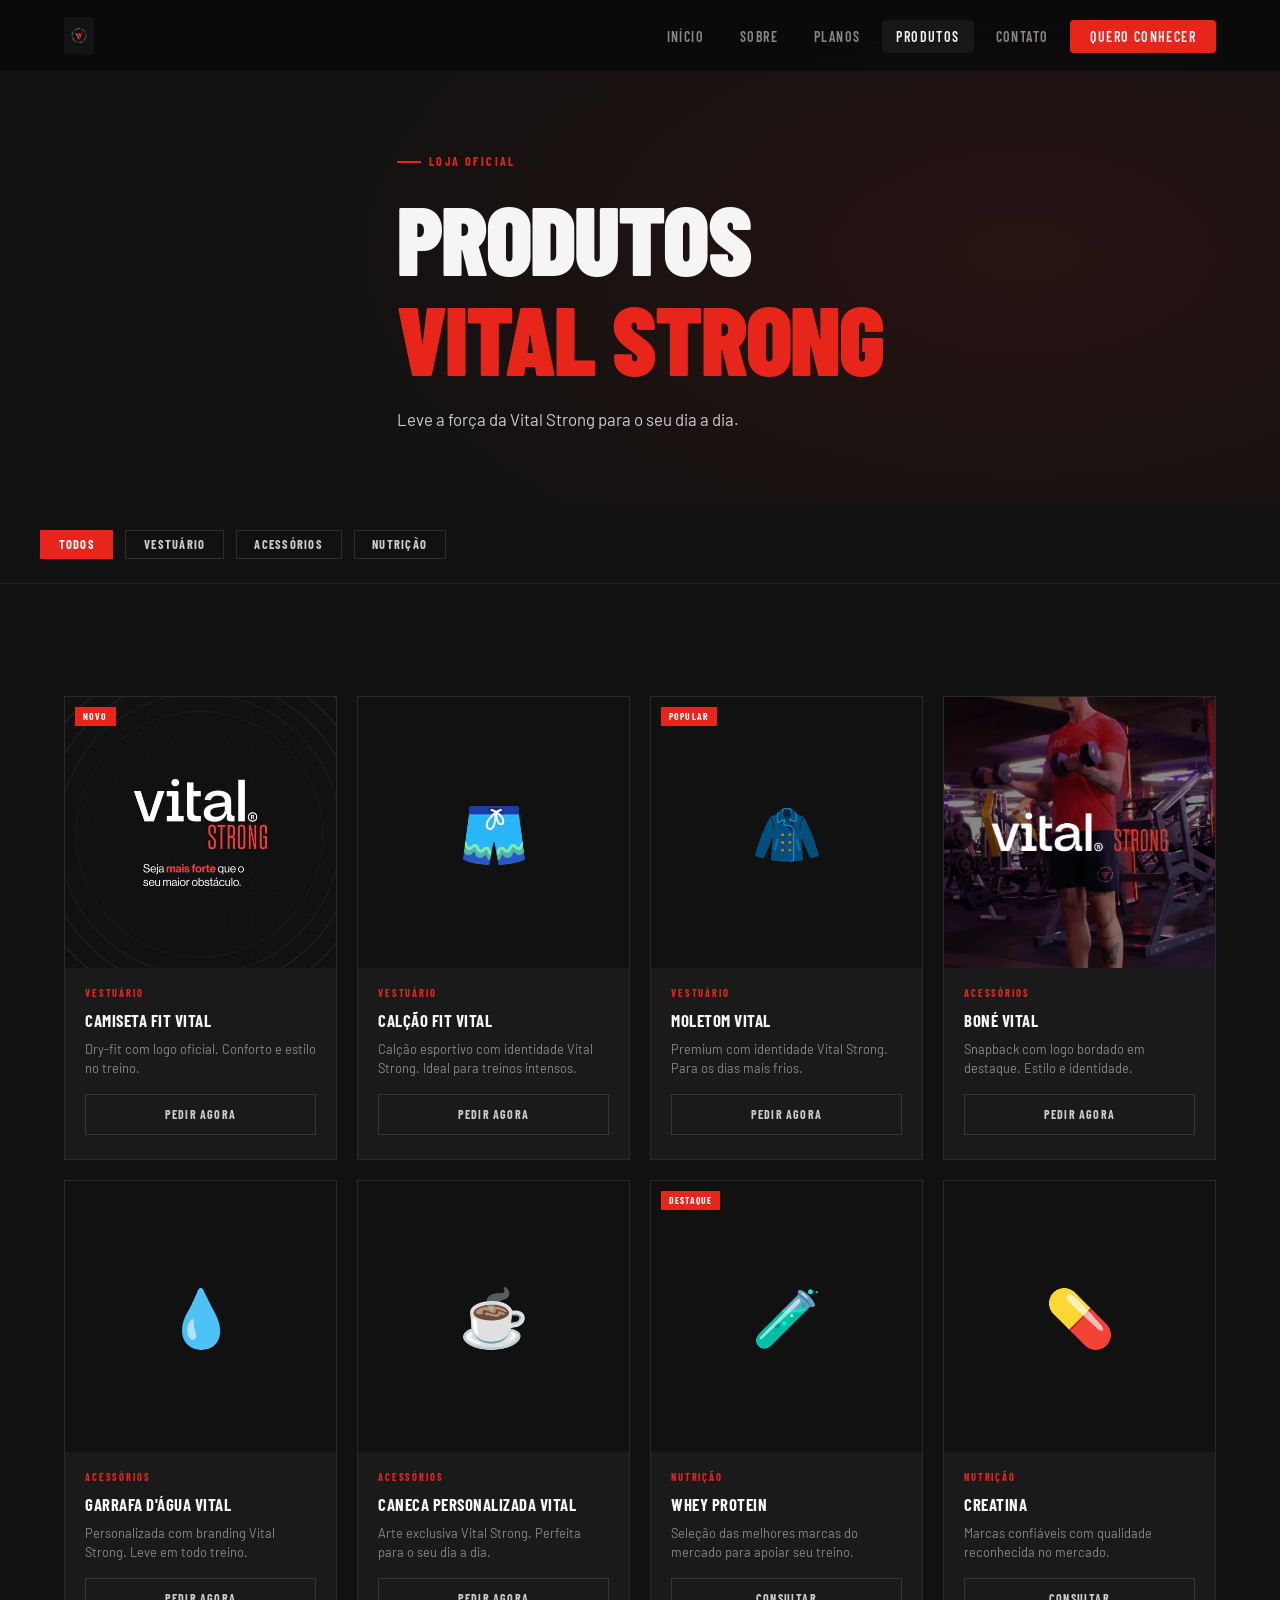
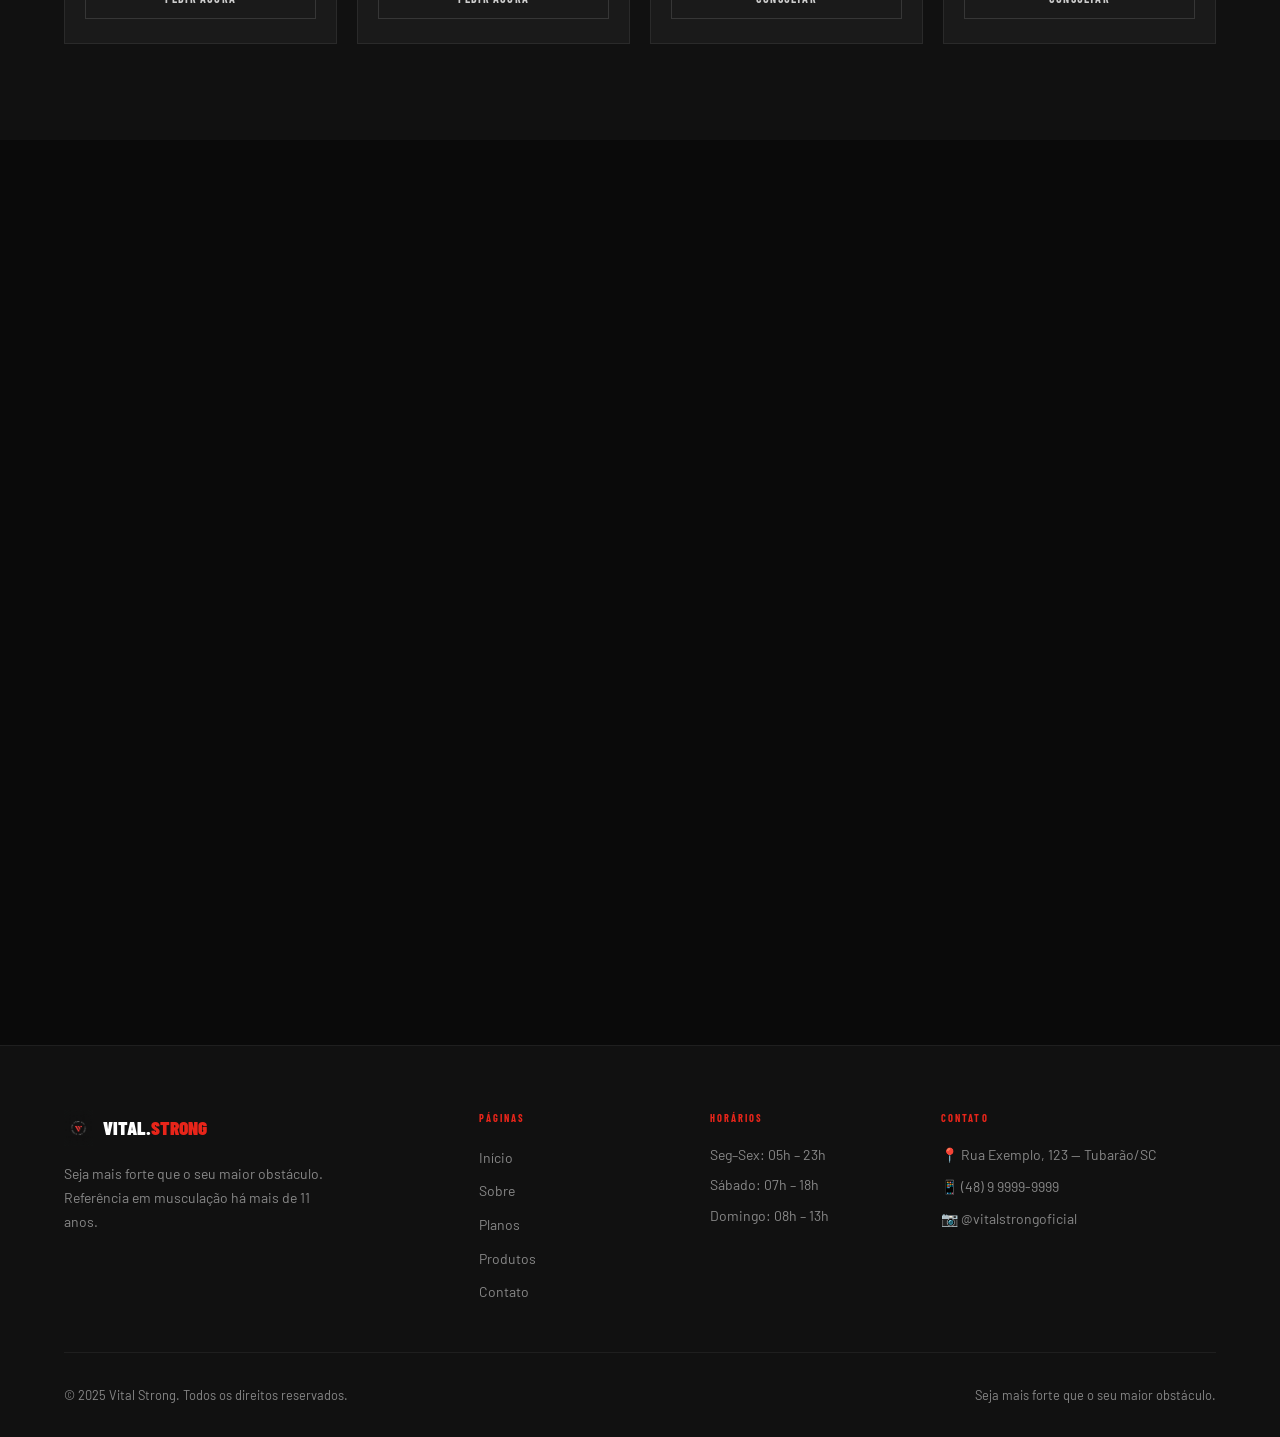
<file: pages/produtos.html>
<!DOCTYPE html>
<html lang="pt-BR">
<head>
  <meta charset="UTF-8">
  <meta name="viewport" content="width=device-width, initial-scale=1.0">
  <title>Produtos — Vital Strong</title>
  <link rel="stylesheet" href="../css/style.css">
  <style>
    .produtos-grid { display:grid; grid-template-columns:repeat(4,1fr); gap:1.25rem; }
    .prod-card { background:var(--black-3); border:1px solid rgba(255,255,255,0.07); overflow:hidden; transition:var(--transition); cursor:pointer; }
    .prod-card:hover { border-color:var(--red); transform:translateY(-6px); box-shadow:0 20px 40px rgba(0,0,0,0.5); }
    .prod-img { aspect-ratio:1; background:var(--black-2); display:flex; align-items:center; justify-content:center; font-size:3.5rem; position:relative; overflow:hidden; }
    .prod-img img { width:100%; height:100%; object-fit:cover; transition:transform 0.5s; }
    .prod-card:hover .prod-img img { transform:scale(1.06); }
    .prod-tag-badge { position:absolute; top:10px; left:10px; background:var(--red); color:#fff; font-family:var(--font-display); font-size:0.6rem; font-weight:700; letter-spacing:0.12em; text-transform:uppercase; padding:2px 8px; }
    .prod-info { padding:1.1rem 1.25rem 1.5rem; }
    .prod-cat { font-family:var(--font-display); font-size:0.65rem; font-weight:700; letter-spacing:0.18em; text-transform:uppercase; color:var(--red); margin-bottom:0.3rem; }
    .prod-name { font-family:var(--font-display); font-size:1.05rem; font-weight:700; text-transform:uppercase; letter-spacing:0.03em; margin-bottom:0.4rem; }
    .prod-desc { font-size:0.8rem; color:var(--gray); line-height:1.5; margin-bottom:1rem; }
    .prod-btn { display:inline-flex; align-items:center; justify-content:center; width:100%; padding:0.6rem; background:transparent; border:1px solid rgba(255,255,255,0.12); color:var(--gray-light); font-family:var(--font-display); font-size:0.75rem; font-weight:700; letter-spacing:0.1em; text-transform:uppercase; transition:var(--transition); }
    .prod-btn:hover { background:var(--red); border-color:var(--red); color:#fff; }
    @media (max-width:1024px) { .produtos-grid { grid-template-columns:repeat(3,1fr); } }
    @media (max-width:768px) { .produtos-grid { grid-template-columns:repeat(2,1fr); } }
    @media (max-width:480px) { .produtos-grid { grid-template-columns:1fr; } }
  </style>
</head>
<body>

<nav class="navbar">
  <div class="container" style="display:flex;align-items:center;justify-content:space-between;height:100%">
    <a href="../index.html" class="nav-logo"><img src="../assets/logo.jpg" alt="Vital Strong"></a>
    <ul class="nav-links">
      <li><a href="../index.html">Início</a></li>
      <li><a href="sobre.html">Sobre</a></li>
      <li><a href="planos.html">Planos</a></li>
      <li><a href="produtos.html" class="active">Produtos</a></li>
      <li><a href="contato.html">Contato</a></li>
      <li><a href="https://wa.me/5548999999999" target="_blank" class="nav-cta">Quero conhecer</a></li>
    </ul>
    <button class="nav-toggle" aria-label="Menu"><span></span><span></span><span></span></button>
  </div>
  <div class="hamburger" id="hamburger"><span></span><span></span><span></span></div>
</nav>

<!-- MOBILE MENU -->
<div class="mobile-menu" id="mobileMenu">
  <a href="../index.html">Início</a>
  <a href="sobre.html">Sobre</a>
  <a href="planos.html">Planos</a>
  <a href="produtos.html">Produtos</a>
  <a href="../index.html#estrutura">Estrutura</a>
  <a href="contato.html">Contato</a>
  <a href="https://wa.me/5548999999999" target="_blank" class="btn-primary" style="text-align:center;">Falar no WhatsApp</a>
</div>

<section class="page-hero">
  <div class="container" style="position:relative;z-index:1">
    <span class="section-tag">Loja oficial</span>
    <h1 class="page-hero-title">Produtos<br><span style="color:var(--red)">Vital Strong</span></h1>
    <p style="color:var(--gray-light);font-size:1.05rem;margin-top:1rem">Leve a força da Vital Strong para o seu dia a dia.</p>
  </div>
</section>

<!-- FILTRO -->
<div class="filter-bar" style="position:sticky;top:70px;z-index:50">
  <div class="filter-inner">
    <button class="filter-btn active" data-filter="all">Todos</button>
    <button class="filter-btn" data-filter="vestuario">Vestuário</button>
    <button class="filter-btn" data-filter="acessorios">Acessórios</button>
    <button class="filter-btn" data-filter="nutricao">Nutrição</button>
  </div>
</div>

<!-- PRODUTOS -->
<section style="padding:56px 0 96px;background:var(--black-2)">
  <div class="container">
    <div class="produtos-grid">

      <div class="prod-card reveal" data-cat="vestuario">
        <div class="prod-img">
          <img src="../assets/post2.jpg" alt="Camiseta" onerror="this.style.display='none'">
          <span class="prod-tag-badge">Novo</span>
        </div>
        <div class="prod-info">
          <div class="prod-cat">Vestuário</div>
          <div class="prod-name">Camiseta Fit Vital</div>
          <div class="prod-desc">Dry-fit com logo oficial. Conforto e estilo no treino.</div>
          <a href="https://wa.me/5548999999999?text=Quero%20a%20Camiseta%20Fit%20Vital" class="prod-btn" target="_blank">Pedir agora</a>
        </div>
      </div>

      <div class="prod-card reveal" data-cat="vestuario">
        <div class="prod-img">🩳</div>
        <div class="prod-info">
          <div class="prod-cat">Vestuário</div>
          <div class="prod-name">Calção Fit Vital</div>
          <div class="prod-desc">Calção esportivo com identidade Vital Strong. Ideal para treinos intensos.</div>
          <a href="https://wa.me/5548999999999?text=Quero%20o%20Cal%C3%A7%C3%A3o%20Fit%20Vital" class="prod-btn" target="_blank">Pedir agora</a>
        </div>
      </div>

      <div class="prod-card reveal" data-cat="vestuario">
        <div class="prod-img">
          🧥
          <span class="prod-tag-badge">Popular</span>
        </div>
        <div class="prod-info">
          <div class="prod-cat">Vestuário</div>
          <div class="prod-name">Moletom Vital</div>
          <div class="prod-desc">Premium com identidade Vital Strong. Para os dias mais frios.</div>
          <a href="https://wa.me/5548999999999?text=Quero%20o%20Moletom%20Vital" class="prod-btn" target="_blank">Pedir agora</a>
        </div>
      </div>

      <div class="prod-card reveal" data-cat="acessorios">
        <div class="prod-img">
          <img src="../assets/post3.jpg" alt="Boné" onerror="this.style.display='none'">
        </div>
        <div class="prod-info">
          <div class="prod-cat">Acessórios</div>
          <div class="prod-name">Boné Vital</div>
          <div class="prod-desc">Snapback com logo bordado em destaque. Estilo e identidade.</div>
          <a href="https://wa.me/5548999999999?text=Quero%20o%20Bon%C3%A9%20Vital" class="prod-btn" target="_blank">Pedir agora</a>
        </div>
      </div>

      <div class="prod-card reveal" data-cat="acessorios">
        <div class="prod-img">💧</div>
        <div class="prod-info">
          <div class="prod-cat">Acessórios</div>
          <div class="prod-name">Garrafa d'água Vital</div>
          <div class="prod-desc">Personalizada com branding Vital Strong. Leve em todo treino.</div>
          <a href="https://wa.me/5548999999999?text=Quero%20a%20Garrafa%20Vital" class="prod-btn" target="_blank">Pedir agora</a>
        </div>
      </div>

      <div class="prod-card reveal" data-cat="acessorios">
        <div class="prod-img">☕</div>
        <div class="prod-info">
          <div class="prod-cat">Acessórios</div>
          <div class="prod-name">Caneca personalizada Vital</div>
          <div class="prod-desc">Arte exclusiva Vital Strong. Perfeita para o seu dia a dia.</div>
          <a href="https://wa.me/5548999999999?text=Quero%20a%20Caneca%20Vital" class="prod-btn" target="_blank">Pedir agora</a>
        </div>
      </div>

      <div class="prod-card reveal" data-cat="nutricao">
        <div class="prod-img">
          🧪
          <span class="prod-tag-badge">Destaque</span>
        </div>
        <div class="prod-info">
          <div class="prod-cat">Nutrição</div>
          <div class="prod-name">Whey Protein</div>
          <div class="prod-desc">Seleção das melhores marcas do mercado para apoiar seu treino.</div>
          <a href="https://wa.me/5548999999999?text=Quero%20saber%20sobre%20Whey%20Protein" class="prod-btn" target="_blank">Consultar</a>
        </div>
      </div>

      <div class="prod-card reveal" data-cat="nutricao">
        <div class="prod-img">💊</div>
        <div class="prod-info">
          <div class="prod-cat">Nutrição</div>
          <div class="prod-name">Creatina</div>
          <div class="prod-desc">Marcas confiáveis com qualidade reconhecida no mercado.</div>
          <a href="https://wa.me/5548999999999?text=Quero%20saber%20sobre%20Creatina" class="prod-btn" target="_blank">Consultar</a>
        </div>
      </div>

    </div>
  </div>
</section>

<!-- SUPLEMENTOS BANNER -->
<section style="padding:96px 0;background:var(--black)">
  <div class="container">
    <div style="display:grid;grid-template-columns:1fr 1fr;gap:5rem;align-items:center" class="sobre-grid">
      <div class="reveal">
        <span class="section-tag">Suplementação</span>
        <h2 class="section-title">Linha de <span>Suplementos</span></h2>
        <p style="margin-bottom:18px">Na Vital Strong, você encontra uma seleção de suplementos com produtos de marcas confiáveis e qualidade reconhecida no mercado, para apoiar sua rotina de treino e evolução.</p>
        <p style="margin-bottom:32px">Nossa equipe pode te ajudar a escolher o produto certo para o seu objetivo — ganho de massa, definição ou performance.</p>
        <div style="display:grid;grid-template-columns:repeat(3,1fr);gap:1rem;margin-bottom:2rem">
          <div style="background:var(--black-3);border:1px solid rgba(255,255,255,0.06);padding:1.1rem;text-align:center">
            <div style="font-size:1.75rem;margin-bottom:0.4rem">💪</div>
            <div style="font-family:var(--font-display);font-size:0.75rem;font-weight:700;text-transform:uppercase">Whey</div>
          </div>
          <div style="background:var(--black-3);border:1px solid rgba(255,255,255,0.06);padding:1.1rem;text-align:center">
            <div style="font-size:1.75rem;margin-bottom:0.4rem">⚡</div>
            <div style="font-family:var(--font-display);font-size:0.75rem;font-weight:700;text-transform:uppercase">Pré-treino</div>
          </div>
          <div style="background:var(--black-3);border:1px solid rgba(255,255,255,0.06);padding:1.1rem;text-align:center">
            <div style="font-size:1.75rem;margin-bottom:0.4rem">🔬</div>
            <div style="font-family:var(--font-display);font-size:0.75rem;font-weight:700;text-transform:uppercase">Creatina</div>
          </div>
          <div style="background:var(--black-3);border:1px solid rgba(255,255,255,0.06);padding:1.1rem;text-align:center">
            <div style="font-size:1.75rem;margin-bottom:0.4rem">🧃</div>
            <div style="font-family:var(--font-display);font-size:0.75rem;font-weight:700;text-transform:uppercase">BCAA</div>
          </div>
          <div style="background:var(--black-3);border:1px solid rgba(255,255,255,0.06);padding:1.1rem;text-align:center">
            <div style="font-size:1.75rem;margin-bottom:0.4rem">🌟</div>
            <div style="font-family:var(--font-display);font-size:0.75rem;font-weight:700;text-transform:uppercase">Vitaminas</div>
          </div>
          <div style="background:var(--black-3);border:1px solid rgba(255,255,255,0.06);padding:1.1rem;text-align:center">
            <div style="font-size:1.75rem;margin-bottom:0.4rem">🍃</div>
            <div style="font-family:var(--font-display);font-size:0.75rem;font-weight:700;text-transform:uppercase">Hipercalórico</div>
          </div>
        </div>
        <a href="https://wa.me/5548999999999?text=Quero%20saber%20sobre%20suplementos%20na%20Vital%20Strong" class="btn btn-primary" target="_blank">Consultar disponibilidade</a>
      </div>
      <div class="reveal" style="background:var(--black-3);border:1px solid rgba(255,255,255,0.07);padding:3rem;text-align:center">
        <div style="font-size:5rem;margin-bottom:1.5rem">🧴</div>
        <h3 style="font-family:var(--font-display);font-size:1.5rem;font-weight:900;text-transform:uppercase;margin-bottom:1rem">Suplementos selecionados</h3>
        <p style="color:var(--gray);font-size:0.9rem;line-height:1.7">Trabalhamos apenas com marcas reconhecidas e testadas, garantindo qualidade e segurança na sua suplementação.</p>
      </div>
    </div>
  </div>
</section>

<!-- FOOTER -->
<footer style="background:var(--black-2);padding:4rem 0 2rem;border-top:1px solid rgba(255,255,255,0.06)">
  <div class="container">
    <div style="display:grid;grid-template-columns:2fr 1fr 1fr 1.5fr;gap:3rem;padding-bottom:3rem;border-bottom:1px solid rgba(255,255,255,0.06)" class="footer-main-grid">
      <div>
        <a href="../index.html" style="display:inline-flex;align-items:center;gap:10px;margin-bottom:16px;text-decoration:none">
          <img src="../assets/logo.jpg" alt="Vital Strong" style="height:36px;width:auto">
          <span style="font-family:var(--font-display);font-size:1.2rem;font-weight:900;text-transform:uppercase;color:#fff">vital.<span style="color:var(--red)">STRONG</span></span>
        </a>
        <p style="color:var(--gray);font-size:0.875rem;line-height:1.7;max-width:260px">Seja mais forte que o seu maior obstáculo. Referência em musculação há mais de 11 anos.</p>
      </div>
      <div>
        <p style="font-family:var(--font-display);font-size:0.65rem;font-weight:700;letter-spacing:0.2em;text-transform:uppercase;color:var(--red);margin-bottom:1rem">Páginas</p>
        <ul style="list-style:none;display:flex;flex-direction:column;gap:0.5rem">
          <li><a href="../index.html" style="color:var(--gray);font-size:0.875rem">Início</a></li>
          <li><a href="sobre.html" style="color:var(--gray);font-size:0.875rem">Sobre</a></li>
          <li><a href="planos.html" style="color:var(--gray);font-size:0.875rem">Planos</a></li>
          <li><a href="produtos.html" style="color:var(--gray);font-size:0.875rem">Produtos</a></li>
          <li><a href="contato.html" style="color:var(--gray);font-size:0.875rem">Contato</a></li>
        </ul>
      </div>
      <div>
        <p style="font-family:var(--font-display);font-size:0.65rem;font-weight:700;letter-spacing:0.2em;text-transform:uppercase;color:var(--red);margin-bottom:1rem">Horários</p>
        <ul style="list-style:none;display:flex;flex-direction:column;gap:0.5rem">
          <li style="color:var(--gray);font-size:0.875rem">Seg–Sex: 05h – 23h</li>
          <li style="color:var(--gray);font-size:0.875rem">Sábado: 07h – 18h</li>
          <li style="color:var(--gray);font-size:0.875rem">Domingo: 08h – 13h</li>
        </ul>
      </div>
      <div>
        <p style="font-family:var(--font-display);font-size:0.65rem;font-weight:700;letter-spacing:0.2em;text-transform:uppercase;color:var(--red);margin-bottom:1rem">Contato</p>
        <div style="display:flex;flex-direction:column;gap:0.6rem">
          <span style="color:var(--gray);font-size:0.875rem">📍 Rua Exemplo, 123 — Tubarão/SC</span>
          <span style="color:var(--gray);font-size:0.875rem">📱 (48) 9 9999-9999</span>
          <span style="color:var(--gray);font-size:0.875rem">📷 @vitalstrongoficial</span>
        </div>
      </div>
    </div>
    <div style="margin-top:2rem;display:flex;justify-content:space-between;flex-wrap:wrap;gap:0.5rem">
      <span style="color:var(--gray);font-size:0.8rem">© 2025 Vital Strong. Todos os direitos reservados.</span>
      <span style="color:var(--gray);font-size:0.8rem">Seja mais forte que o seu maior obstáculo.</span>
    </div>
  </div>
</footer>

<script src="../js/main.js"></script>
</body>
</html>
</file>
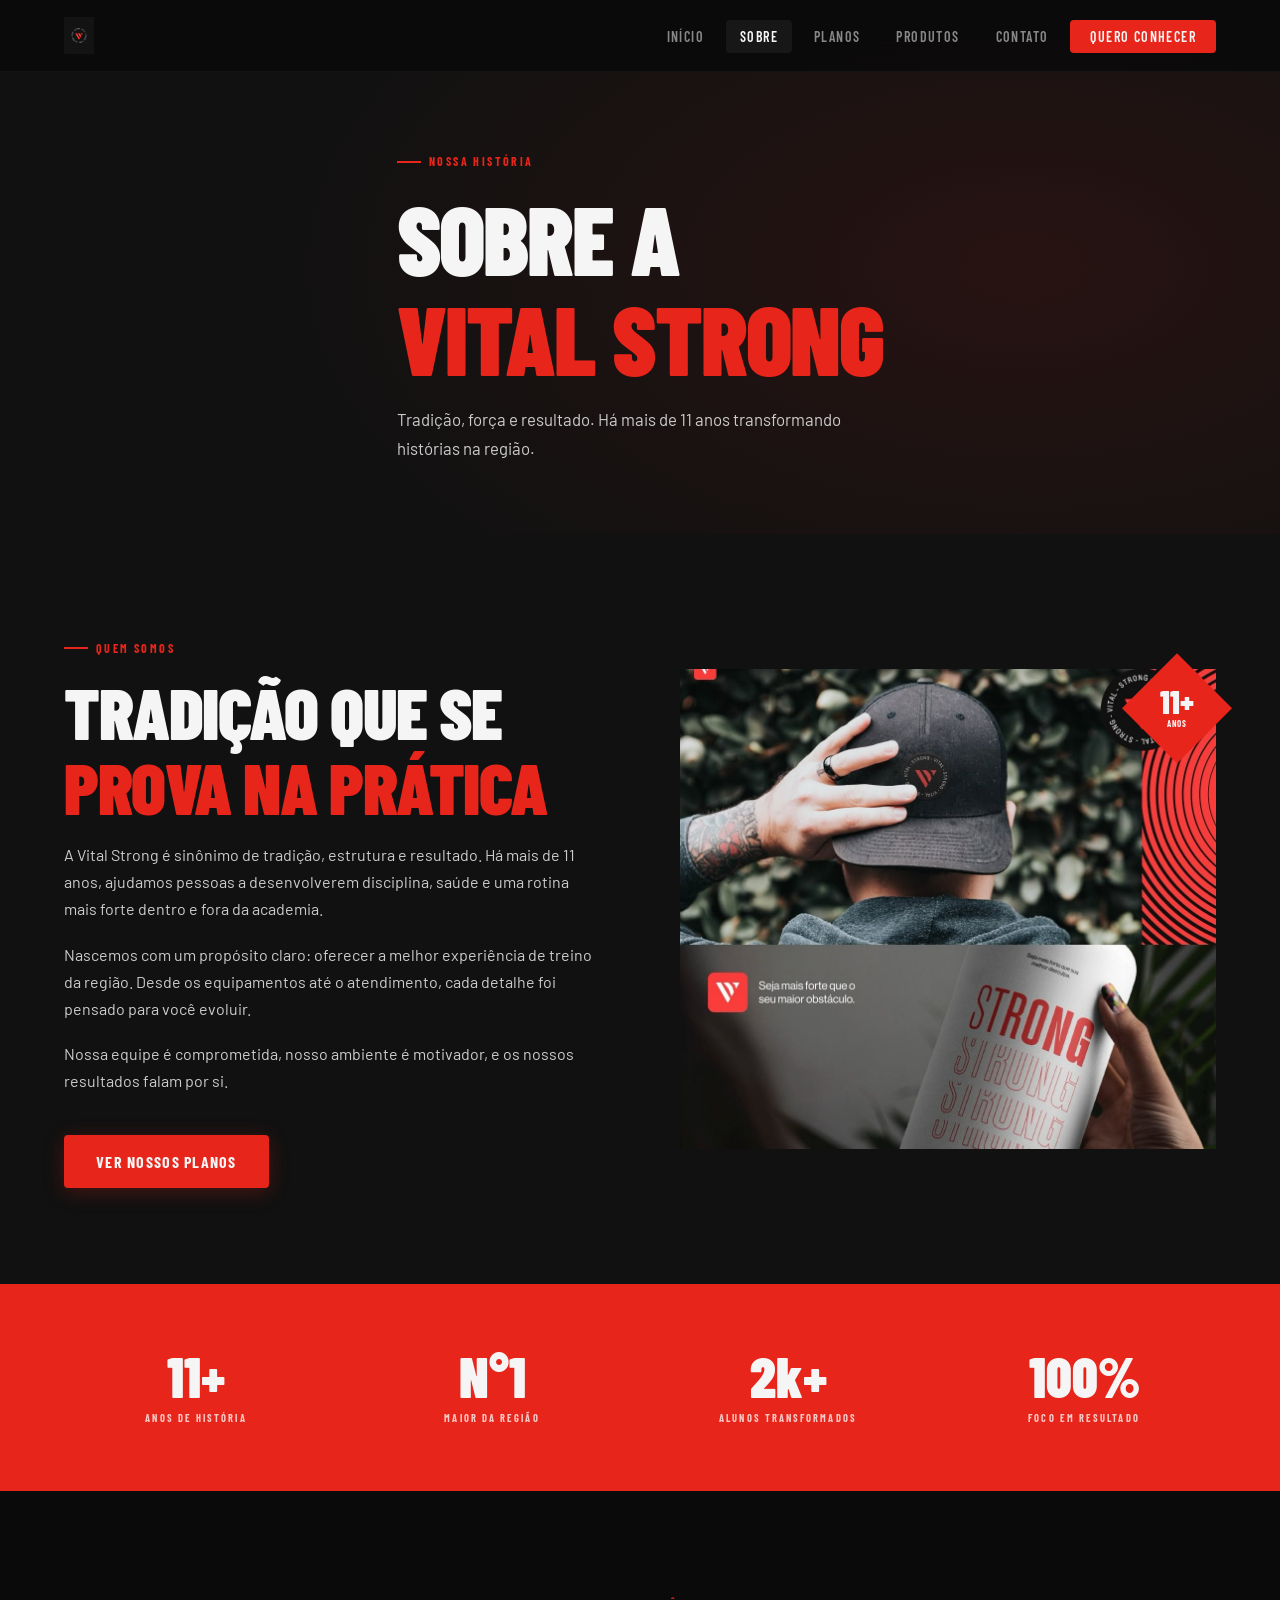
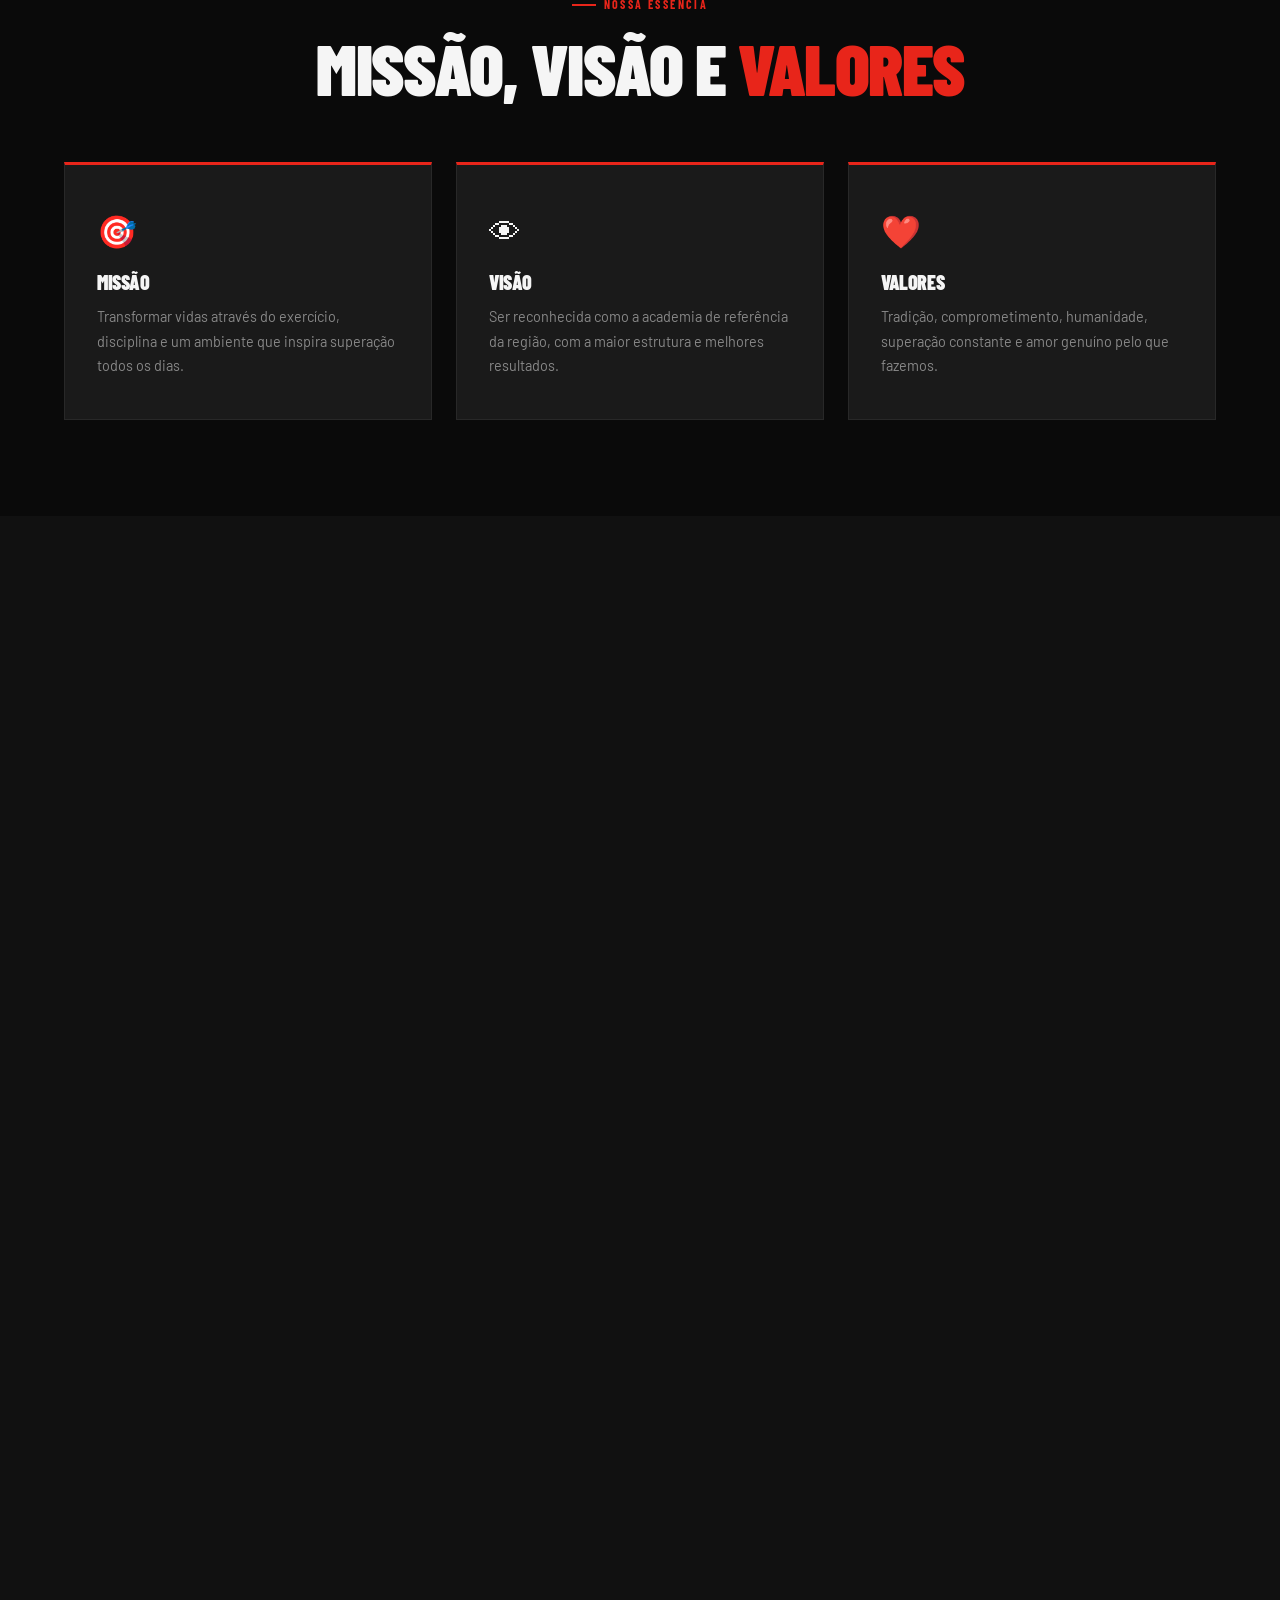
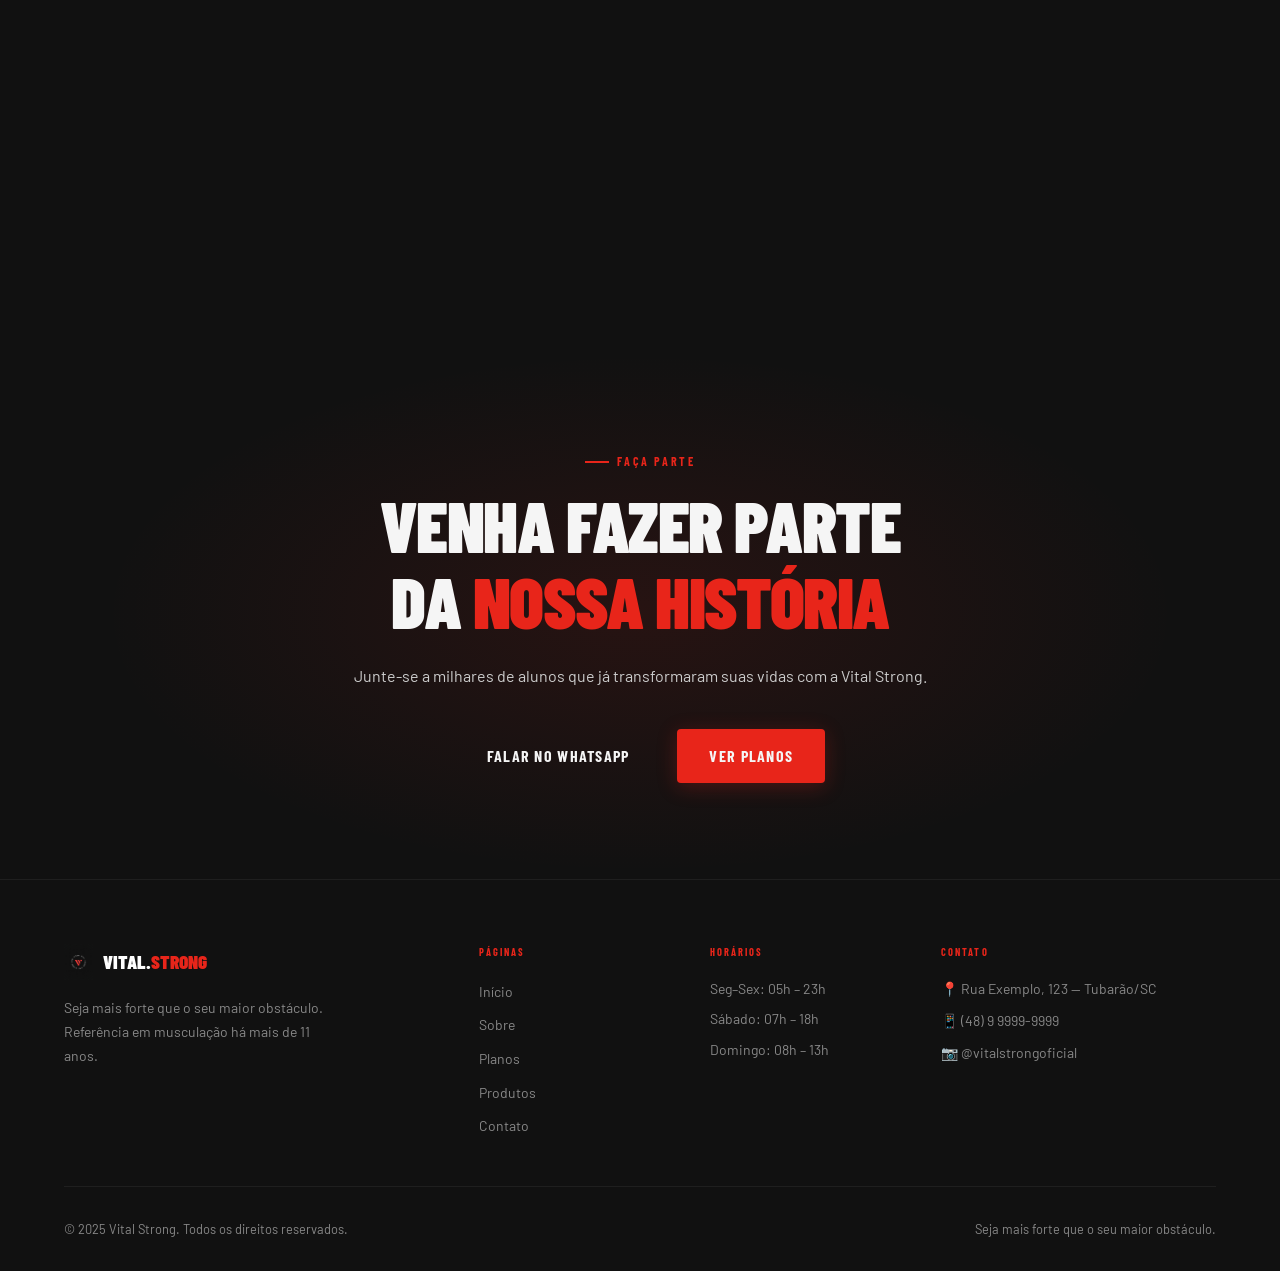
<file: pages/sobre.html>
<!DOCTYPE html>
<html lang="pt-BR">
<head>
  <meta charset="UTF-8">
  <meta name="viewport" content="width=device-width, initial-scale=1.0">
  <title>Sobre — Vital Strong</title>
  <link rel="stylesheet" href="../css/style.css">
</head>
<body>

<nav class="navbar">
  <div class="container" style="display:flex;align-items:center;justify-content:space-between;height:100%">
    <a href="../index.html" class="nav-logo"><img src="../assets/logo.jpg" alt="Vital Strong"></a>
    <ul class="nav-links">
      <li><a href="../index.html">Início</a></li>
      <li><a href="sobre.html" class="active">Sobre</a></li>
      <li><a href="planos.html">Planos</a></li>
      <li><a href="produtos.html">Produtos</a></li>
      <li><a href="contato.html">Contato</a></li>
      <li><a href="https://wa.me/5548999999999" target="_blank" class="nav-cta">Quero conhecer</a></li>
    </ul>
    <button class="nav-toggle" aria-label="Menu"><span></span><span></span><span></span></button>
  </div>
  <div class="hamburger" id="hamburger"><span></span><span></span><span></span></div>
</nav>

<!-- MOBILE MENU -->
<div class="mobile-menu" id="mobileMenu">
  <a href="../index.html">Início</a>
  <a href="sobre.html">Sobre</a>
  <a href="planos.html">Planos</a>
  <a href="produtos.html">Produtos</a>
  <a href="../index.html#estrutura">Estrutura</a>
  <a href="contato.html">Contato</a>
  <a href="https://wa.me/5548999999999" target="_blank" class="btn-primary" style="text-align:center;">Falar no WhatsApp</a>
</div>

<section class="page-hero">
  <div class="container" style="position:relative;z-index:1">
    <span class="section-tag">Nossa história</span>
    <h1 class="page-hero-title">Sobre a<br><span style="color:var(--red)">Vital Strong</span></h1>
    <p style="color:var(--gray-light);font-size:1.05rem;margin-top:1rem;max-width:480px">Tradição, força e resultado. Há mais de 11 anos transformando histórias na região.</p>
  </div>
</section>

<!-- QUEM SOMOS -->
<section style="padding:96px 0;background:var(--black-2)">
  <div class="container">
    <div style="display:grid;grid-template-columns:1fr 1fr;gap:80px;align-items:center" class="sobre-grid">
      <div class="reveal">
        <span class="section-tag">Quem somos</span>
        <h2 class="section-title">Tradição que se<br><span>prova na prática</span></h2>
        <p style="margin-bottom:18px">A Vital Strong é sinônimo de tradição, estrutura e resultado. Há mais de 11 anos, ajudamos pessoas a desenvolverem disciplina, saúde e uma rotina mais forte dentro e fora da academia.</p>
        <p style="margin-bottom:18px">Nascemos com um propósito claro: oferecer a melhor experiência de treino da região. Desde os equipamentos até o atendimento, cada detalhe foi pensado para você evoluir.</p>
        <p style="margin-bottom:40px">Nossa equipe é comprometida, nosso ambiente é motivador, e os nossos resultados falam por si.</p>
        <a href="planos.html" class="btn btn-primary">Ver nossos planos</a>
      </div>
      <div class="reveal" style="position:relative">
        <img src="../assets/anuncio1.jpg" alt="Vital Strong" style="width:100%;height:480px;object-fit:cover">
        <div style="position:absolute;top:-16px;right:-16px;background:var(--red);width:110px;height:110px;display:flex;flex-direction:column;align-items:center;justify-content:center;clip-path:polygon(50% 0%,100% 50%,50% 100%,0% 50%)">
          <span style="font-family:var(--font-display);font-size:2rem;font-weight:900;line-height:1">11+</span>
          <span style="font-family:var(--font-display);font-size:0.55rem;font-weight:700;letter-spacing:0.1em;text-transform:uppercase">anos</span>
        </div>
      </div>
    </div>
  </div>
</section>

<!-- NÚMEROS -->
<section style="padding:64px 0;background:var(--red)">
  <div class="container">
    <div style="display:grid;grid-template-columns:repeat(4,1fr);gap:2rem;text-align:center" class="numeros-grid">
      <div class="reveal">
        <div style="font-family:var(--font-display);font-size:3.5rem;font-weight:900;line-height:1">11+</div>
        <div style="font-family:var(--font-display);font-size:0.65rem;font-weight:700;letter-spacing:0.2em;text-transform:uppercase;color:rgba(255,255,255,0.75);margin-top:6px">Anos de história</div>
      </div>
      <div class="reveal">
        <div style="font-family:var(--font-display);font-size:3.5rem;font-weight:900;line-height:1">N°1</div>
        <div style="font-family:var(--font-display);font-size:0.65rem;font-weight:700;letter-spacing:0.2em;text-transform:uppercase;color:rgba(255,255,255,0.75);margin-top:6px">Maior da região</div>
      </div>
      <div class="reveal">
        <div style="font-family:var(--font-display);font-size:3.5rem;font-weight:900;line-height:1">2k+</div>
        <div style="font-family:var(--font-display);font-size:0.65rem;font-weight:700;letter-spacing:0.2em;text-transform:uppercase;color:rgba(255,255,255,0.75);margin-top:6px">Alunos transformados</div>
      </div>
      <div class="reveal">
        <div style="font-family:var(--font-display);font-size:3.5rem;font-weight:900;line-height:1">100%</div>
        <div style="font-family:var(--font-display);font-size:0.65rem;font-weight:700;letter-spacing:0.2em;text-transform:uppercase;color:rgba(255,255,255,0.75);margin-top:6px">Foco em resultado</div>
      </div>
    </div>
  </div>
</section>

<!-- MISSÃO / VISÃO / VALORES -->
<section style="padding:96px 0;background:var(--black)">
  <div class="container">
    <div style="text-align:center;margin-bottom:56px" class="reveal">
      <span class="section-tag" style="justify-content:center">Nossa essência</span>
      <h2 class="section-title">Missão, Visão e <span>Valores</span></h2>
    </div>
    <div style="display:grid;grid-template-columns:repeat(3,1fr);gap:1.5rem" class="mvv-grid">
      <div class="reveal" style="background:var(--black-3);border:1px solid rgba(255,255,255,0.06);border-top:3px solid var(--red);padding:2.5rem 2rem">
        <div style="font-size:2rem;margin-bottom:1rem">🎯</div>
        <h3 style="font-family:var(--font-display);font-size:1.25rem;text-transform:uppercase;margin-bottom:0.75rem">Missão</h3>
        <p style="color:var(--gray);font-size:0.9rem;line-height:1.7">Transformar vidas através do exercício, disciplina e um ambiente que inspira superação todos os dias.</p>
      </div>
      <div class="reveal" style="background:var(--black-3);border:1px solid rgba(255,255,255,0.06);border-top:3px solid var(--red);padding:2.5rem 2rem">
        <div style="font-size:2rem;margin-bottom:1rem">👁</div>
        <h3 style="font-family:var(--font-display);font-size:1.25rem;text-transform:uppercase;margin-bottom:0.75rem">Visão</h3>
        <p style="color:var(--gray);font-size:0.9rem;line-height:1.7">Ser reconhecida como a academia de referência da região, com a maior estrutura e melhores resultados.</p>
      </div>
      <div class="reveal" style="background:var(--black-3);border:1px solid rgba(255,255,255,0.06);border-top:3px solid var(--red);padding:2.5rem 2rem">
        <div style="font-size:2rem;margin-bottom:1rem">❤️</div>
        <h3 style="font-family:var(--font-display);font-size:1.25rem;text-transform:uppercase;margin-bottom:0.75rem">Valores</h3>
        <p style="color:var(--gray);font-size:0.9rem;line-height:1.7">Tradição, comprometimento, humanidade, superação constante e amor genuíno pelo que fazemos.</p>
      </div>
    </div>
  </div>
</section>

<!-- VÍDEOS -->
<section class="video-section">
  <div class="container">
    <div class="reveal" style="text-align:center">
      <span class="section-tag" style="justify-content:center">Veja em ação</span>
      <h2 class="section-title">A Vital Strong <span>em vídeo</span></h2>
    </div>
    <div class="video-grid">
      <div class="video-card reveal">
        <div class="video-wrap">
          <video src="../assets/apresentacao.mp4" controls playsinline poster="../assets/post1.jpg" preload="none"></video>
        </div>
        <div class="video-label">
          <span class="video-tag">Apresentação</span>
          <p>Conheça o ambiente e a estrutura da Vital Strong</p>
        </div>
      </div>
      <div class="video-card reveal">
        <div class="video-wrap">
          <video src="../assets/anuncio.mp4" controls playsinline poster="../assets/anuncio1.jpg" preload="none"></video>
        </div>
        <div class="video-label">
          <span class="video-tag">Academia</span>
          <p>Treino, evolução e a força que transforma histórias</p>
        </div>
      </div>
    </div>
  </div>
</section>

<!-- CTA -->
<section style="padding:96px 0;background:var(--black-2);text-align:center;position:relative;overflow:hidden">
  <div style="position:absolute;inset:0;background:radial-gradient(ellipse 60% 70% at 50% 50%,rgba(232,37,26,0.1) 0%,transparent 70%)"></div>
  <div class="container" style="position:relative;z-index:1">
    <div class="reveal" style="max-width:580px;margin:0 auto">
      <span class="section-tag" style="justify-content:center">Faça parte</span>
      <h2 class="section-title">Venha fazer parte da <span>nossa história</span></h2>
      <p style="margin:1.5rem 0 2.5rem;color:var(--gray-light)">Junte-se a milhares de alunos que já transformaram suas vidas com a Vital Strong.</p>
      <div style="display:flex;gap:1rem;justify-content:center;flex-wrap:wrap">
        <a href="https://wa.me/5548999999999?text=Quero%20conhecer%20a%20Vital%20Strong" class="btn btn-whatsapp" target="_blank">Falar no WhatsApp</a>
        <a href="planos.html" class="btn btn-primary">Ver planos</a>
      </div>
    </div>
  </div>
</section>

<!-- FOOTER -->
<footer style="background:var(--black-2);padding:4rem 0 2rem;border-top:1px solid rgba(255,255,255,0.06)">
  <div class="container">
    <div style="display:grid;grid-template-columns:2fr 1fr 1fr 1.5fr;gap:3rem;padding-bottom:3rem;border-bottom:1px solid rgba(255,255,255,0.06)" class="footer-main-grid">
      <div>
        <a href="../index.html" style="display:inline-flex;align-items:center;gap:10px;margin-bottom:16px;text-decoration:none">
          <img src="../assets/logo.jpg" alt="Vital Strong" style="height:36px;width:auto">
          <span style="font-family:var(--font-display);font-size:1.2rem;font-weight:900;text-transform:uppercase;color:#fff">vital.<span style="color:var(--red)">STRONG</span></span>
        </a>
        <p style="color:var(--gray);font-size:0.875rem;line-height:1.7;max-width:260px">Seja mais forte que o seu maior obstáculo. Referência em musculação há mais de 11 anos.</p>
      </div>
      <div>
        <p style="font-family:var(--font-display);font-size:0.65rem;font-weight:700;letter-spacing:0.2em;text-transform:uppercase;color:var(--red);margin-bottom:1rem">Páginas</p>
        <ul style="list-style:none;display:flex;flex-direction:column;gap:0.5rem">
          <li><a href="../index.html" style="color:var(--gray);font-size:0.875rem">Início</a></li>
          <li><a href="sobre.html" style="color:var(--gray);font-size:0.875rem">Sobre</a></li>
          <li><a href="planos.html" style="color:var(--gray);font-size:0.875rem">Planos</a></li>
          <li><a href="produtos.html" style="color:var(--gray);font-size:0.875rem">Produtos</a></li>
          <li><a href="contato.html" style="color:var(--gray);font-size:0.875rem">Contato</a></li>
        </ul>
      </div>
      <div>
        <p style="font-family:var(--font-display);font-size:0.65rem;font-weight:700;letter-spacing:0.2em;text-transform:uppercase;color:var(--red);margin-bottom:1rem">Horários</p>
        <ul style="list-style:none;display:flex;flex-direction:column;gap:0.5rem">
          <li style="color:var(--gray);font-size:0.875rem">Seg–Sex: 05h – 23h</li>
          <li style="color:var(--gray);font-size:0.875rem">Sábado: 07h – 18h</li>
          <li style="color:var(--gray);font-size:0.875rem">Domingo: 08h – 13h</li>
        </ul>
      </div>
      <div>
        <p style="font-family:var(--font-display);font-size:0.65rem;font-weight:700;letter-spacing:0.2em;text-transform:uppercase;color:var(--red);margin-bottom:1rem">Contato</p>
        <div style="display:flex;flex-direction:column;gap:0.6rem">
          <span style="color:var(--gray);font-size:0.875rem">📍 Rua Exemplo, 123 — Tubarão/SC</span>
          <span style="color:var(--gray);font-size:0.875rem">📱 (48) 9 9999-9999</span>
          <span style="color:var(--gray);font-size:0.875rem">📷 @vitalstrongoficial</span>
        </div>
      </div>
    </div>
    <div style="margin-top:2rem;display:flex;justify-content:space-between;flex-wrap:wrap;gap:0.5rem">
      <span style="color:var(--gray);font-size:0.8rem">© 2025 Vital Strong. Todos os direitos reservados.</span>
      <span style="color:var(--gray);font-size:0.8rem">Seja mais forte que o seu maior obstáculo.</span>
    </div>
  </div>
</footer>

<script src="../js/main.js"></script>
</body>
</html>
</file>
<file: css/main.css>
@import url('https://fonts.googleapis.com/css2?family=Bebas+Neue&family=Barlow:wght@400;500;600;700;900&family=Barlow+Condensed:wght@400;600;700;900&display=swap');

:root {
  --black: #0a0a0a;
  --dark: #111111;
  --dark2: #1a1a1a;
  --dark3: #222222;
  --red: #e02020;
  --red-dark: #b01818;
  --red-glow: rgba(224, 32, 32, 0.3);
  --white: #ffffff;
  --gray: #aaaaaa;
  --gray-light: #cccccc;
  --border: rgba(255,255,255,0.08);
}

*, *::before, *::after { box-sizing: border-box; margin: 0; padding: 0; }
html { scroll-behavior: smooth; }
body {
  font-family: 'Barlow', sans-serif;
  background: var(--black);
  color: var(--white);
  overflow-x: hidden;
  -webkit-font-smoothing: antialiased;
}

::-webkit-scrollbar { width: 4px; }
::-webkit-scrollbar-track { background: var(--black); }
::-webkit-scrollbar-thumb { background: var(--red); border-radius: 2px; }

/* NAVBAR */
.navbar {
  position: fixed; top: 0; left: 0; right: 0; z-index: 1000;
  display: flex; align-items: center; justify-content: space-between;
  padding: 0 5%; height: 72px;
  background: rgba(10,10,10,0.92);
  backdrop-filter: blur(20px);
  border-bottom: 1px solid var(--border);
  transition: all 0.3s ease;
}
.navbar.scrolled { height: 60px; background: rgba(10,10,10,0.99); }

.navbar-logo { display: flex; align-items: center; gap: 12px; text-decoration: none; }
.navbar-logo img { height: 34px; width: auto; object-fit: contain; }
.navbar-logo .logo-text {
  font-family: 'Barlow', sans-serif; font-weight: 900; font-size: 1.05rem;
  letter-spacing: 0.06em; color: var(--white); text-transform: uppercase;
}
.navbar-logo .logo-text span { color: var(--red); }

.nav-links { display: flex; align-items: center; gap: 2rem; list-style: none; }
.nav-links a {
  font-family: 'Barlow', sans-serif; font-weight: 600; font-size: 0.82rem;
  letter-spacing: 0.1em; text-transform: uppercase; color: var(--gray);
  text-decoration: none; transition: color 0.2s; position: relative;
}
.nav-links a::after {
  content: ''; position: absolute; bottom: -4px; left: 0;
  width: 0; height: 2px; background: var(--red); transition: width 0.3s;
}
.nav-links a:hover { color: var(--white); }
.nav-links a:hover::after, .nav-links a.active::after { width: 100%; }
.nav-links a.active { color: var(--white); }

.btn-nav {
  font-family: 'Barlow Condensed', sans-serif; font-weight: 700; font-size: 0.8rem;
  letter-spacing: 0.12em; text-transform: uppercase; color: var(--white);
  text-decoration: none; padding: 10px 22px; background: var(--red);
  border: none; cursor: pointer; transition: all 0.2s;
  clip-path: polygon(8px 0%, 100% 0%, calc(100% - 8px) 100%, 0% 100%);
  white-space: nowrap;
}
.btn-nav:hover { background: var(--red-dark); transform: translateY(-1px); }

.hamburger { display: none; flex-direction: column; gap: 5px; cursor: pointer; padding: 5px; }
.hamburger span { display: block; width: 24px; height: 2px; background: var(--white); transition: all 0.3s; }
.hamburger.active span:nth-child(1) { transform: rotate(45deg) translate(5px, 5px); }
.hamburger.active span:nth-child(2) { opacity: 0; }
.hamburger.active span:nth-child(3) { transform: rotate(-45deg) translate(5px, -5px); }

.mobile-menu {
  display: none; position: fixed; inset: 72px 0 0 0;
  background: rgba(10,10,10,0.98); backdrop-filter: blur(20px);
  flex-direction: column; align-items: center; justify-content: center;
  gap: 2rem; z-index: 999;
}
.mobile-menu.open { display: flex; }
.mobile-menu a {
  font-family: 'Bebas Neue', cursive; font-size: 2.2rem;
  letter-spacing: 0.1em; color: var(--white); text-decoration: none; transition: color 0.2s;
}
.mobile-menu a:hover { color: var(--red); }
.mobile-menu .btn-primary { font-size: 1.2rem; }

/* BUTTONS */
.btn-primary {
  display: inline-block; font-family: 'Barlow Condensed', sans-serif;
  font-weight: 700; font-size: 1rem; letter-spacing: 0.15em; text-transform: uppercase;
  color: var(--white); text-decoration: none; padding: 14px 32px;
  background: var(--red); border: none; cursor: pointer; transition: all 0.25s;
  clip-path: polygon(10px 0%, 100% 0%, calc(100% - 10px) 100%, 0% 100%);
}
.btn-primary:hover { background: var(--red-dark); transform: translateY(-2px); box-shadow: 0 8px 30px var(--red-glow); }

.btn-secondary {
  display: inline-block; font-family: 'Barlow Condensed', sans-serif;
  font-weight: 700; font-size: 1rem; letter-spacing: 0.15em; text-transform: uppercase;
  color: var(--white); text-decoration: none; padding: 13px 32px;
  background: transparent; border: 2px solid rgba(255,255,255,0.25); cursor: pointer;
  transition: all 0.25s;
  clip-path: polygon(10px 0%, 100% 0%, calc(100% - 10px) 100%, 0% 100%);
}
.btn-secondary:hover { border-color: var(--white); background: rgba(255,255,255,0.05); transform: translateY(-2px); }

.btn-whatsapp {
  display: inline-flex; align-items: center; gap: 10px;
  font-family: 'Barlow Condensed', sans-serif; font-weight: 700;
  font-size: 1rem; letter-spacing: 0.12em; text-transform: uppercase;
  color: var(--white); text-decoration: none; padding: 14px 32px;
  background: #25D366; border: none; cursor: pointer; transition: all 0.25s;
  clip-path: polygon(10px 0%, 100% 0%, calc(100% - 10px) 100%, 0% 100%);
}
.btn-whatsapp:hover { background: #1ebe5a; transform: translateY(-2px); box-shadow: 0 8px 30px rgba(37,211,102,0.3); }

.btn-group { display: flex; gap: 16px; flex-wrap: wrap; }

/* SECTION HEADERS */
.section-label {
  font-family: 'Barlow Condensed', sans-serif; font-weight: 700;
  font-size: 0.75rem; letter-spacing: 0.3em; text-transform: uppercase;
  color: var(--red); display: flex; align-items: center; gap: 12px; margin-bottom: 16px;
}
.section-label::before { content: ''; width: 30px; height: 2px; background: var(--red); }

.section-title {
  font-family: 'Bebas Neue', cursive;
  font-size: clamp(2.5rem, 5vw, 4rem);
  letter-spacing: 0.02em; line-height: 1; color: var(--white);
}
.section-title span { color: var(--red); }

.section-text { font-size: 1rem; line-height: 1.7; color: var(--gray); max-width: 600px; }

/* BACKGROUND EFFECTS */
.circles-bg {
  position: absolute; inset: 0; overflow: hidden; pointer-events: none;
}
.circles-bg::before {
  content: ''; position: absolute; top: 50%; left: 50%;
  transform: translate(-50%, -50%); width: 160%; aspect-ratio: 1;
  background: repeating-radial-gradient(
    circle at center, transparent 0px, transparent 38px,
    rgba(255,255,255,0.022) 39px, transparent 40px
  );
}

/* FOOTER */
footer { background: #080808; border-top: 1px solid var(--border); padding: 60px 5% 30px; }
.footer-grid {
  display: grid; grid-template-columns: 2fr 1fr 1fr 1.5fr;
  gap: 40px; padding-bottom: 40px; border-bottom: 1px solid var(--border); margin-bottom: 30px;
}
.footer-brand .logo-text {
  font-family: 'Barlow', sans-serif; font-weight: 900; font-size: 1.3rem;
  letter-spacing: 0.05em; text-transform: uppercase; color: var(--white);
  margin-bottom: 12px; display: block;
}
.footer-brand .logo-text span { color: var(--red); }
.footer-brand p { color: var(--gray); font-size: 0.9rem; line-height: 1.6; margin-bottom: 20px; max-width: 280px; }
.footer-title {
  font-family: 'Barlow Condensed', sans-serif; font-weight: 700;
  font-size: 0.72rem; letter-spacing: 0.25em; text-transform: uppercase;
  color: var(--red); margin-bottom: 16px;
}
.footer-links { list-style: none; display: flex; flex-direction: column; gap: 10px; }
.footer-links a { color: var(--gray); text-decoration: none; font-size: 0.9rem; transition: color 0.2s; }
.footer-links a:hover { color: var(--white); }
.footer-contact-item {
  display: flex; align-items: flex-start; gap: 10px;
  color: var(--gray); font-size: 0.85rem; line-height: 1.5; margin-bottom: 12px;
}
.footer-contact-item svg { flex-shrink: 0; margin-top: 2px; }
.footer-social { display: flex; gap: 12px; margin-top: 20px; }
.social-icon {
  width: 38px; height: 38px; border: 1px solid var(--border);
  display: flex; align-items: center; justify-content: center;
  color: var(--gray); text-decoration: none; transition: all 0.2s; font-size: 1.1rem;
}
.social-icon:hover { border-color: var(--red); color: var(--red); background: rgba(224,32,32,0.05); }
.footer-bottom { display: flex; justify-content: space-between; align-items: center; color: var(--gray); font-size: 0.8rem; }

/* ANIMATIONS */
@keyframes fadeUp { from { opacity: 0; transform: translateY(30px); } to { opacity: 1; transform: translateY(0); } }
@keyframes fadeIn { from { opacity: 0; } to { opacity: 1; } }

.reveal { opacity: 0; transform: translateY(25px); transition: opacity 0.7s ease, transform 0.7s ease; }
.reveal.visible { opacity: 1; transform: translateY(0); }

/* RESPONSIVE */
@media (max-width: 1024px) { .footer-grid { grid-template-columns: 1fr 1fr; } }
@media (max-width: 768px) {
  .nav-links, .btn-nav { display: none; }
  .hamburger { display: flex; }
  .footer-grid { grid-template-columns: 1fr; gap: 30px; }
  .footer-bottom { flex-direction: column; gap: 10px; text-align: center; }
  .btn-group { justify-content: center; }
}
/* HERO */
.hero {
  position: relative; min-height: 100vh;
  display: flex; align-items: center;
  padding: 120px 5% 80px;
  overflow: hidden;
}

.hero-red-glow {
  position: absolute; top: -10%; right: 20%;
  width: 600px; height: 600px;
  background: radial-gradient(circle, rgba(224,32,32,0.12) 0%, transparent 70%);
  pointer-events: none;
}

.hero-content {
  position: relative; z-index: 2;
  flex: 1; max-width: 600px;
}

.hero-badge {
  display: inline-flex; align-items: center; gap: 8px;
  font-family: 'Barlow Condensed', sans-serif; font-weight: 600;
  font-size: 0.78rem; letter-spacing: 0.2em; text-transform: uppercase;
  color: var(--gray-light); background: rgba(255,255,255,0.05);
  border: 1px solid var(--border); padding: 8px 16px;
  margin-bottom: 24px;
  animation: fadeUp 0.6s ease forwards;
}
.badge-dot {
  width: 7px; height: 7px; border-radius: 50%;
  background: var(--red);
  animation: pulse-red 2s infinite;
}
@keyframes pulse-red {
  0%, 100% { box-shadow: 0 0 0 0 var(--red-glow); }
  50% { box-shadow: 0 0 10px 4px var(--red-glow); }
}

.hero-title {
  font-family: 'Bebas Neue', cursive;
  line-height: 0.9; margin-bottom: 24px;
  animation: fadeUp 0.7s 0.1s ease forwards; opacity: 0;
}
.title-line-1 {
  display: block; font-size: clamp(5rem, 12vw, 10rem);
  color: var(--white); letter-spacing: 0.02em;
}
.title-line-2 {
  display: block; font-size: clamp(5rem, 12vw, 10rem);
  color: var(--red); letter-spacing: 0.02em; font-style: normal;
}

.hero-tagline {
  font-size: clamp(1.1rem, 2.5vw, 1.5rem); font-weight: 400;
  color: var(--white); margin-bottom: 12px; line-height: 1.4;
  animation: fadeUp 0.7s 0.2s ease forwards; opacity: 0;
}
.hero-tagline strong { color: var(--red); font-weight: 700; }

.hero-sub {
  font-size: 0.95rem; color: var(--gray); line-height: 1.7;
  margin-bottom: 36px; max-width: 480px;
  animation: fadeUp 0.7s 0.3s ease forwards; opacity: 0;
}

.hero-stats {
  display: flex; align-items: center; gap: 24px;
  margin-top: 40px; padding-top: 32px;
  border-top: 1px solid var(--border);
  animation: fadeUp 0.7s 0.5s ease forwards; opacity: 0;
}
.stat-item { display: flex; flex-direction: column; gap: 2px; }
.stat-number {
  font-family: 'Bebas Neue', cursive; font-size: 2rem;
  color: var(--red); line-height: 1;
}
.stat-label { font-size: 0.75rem; color: var(--gray); letter-spacing: 0.05em; }
.stat-divider { width: 1px; height: 40px; background: var(--border); }

.hero-image {
  position: relative; z-index: 2; flex-shrink: 0;
  width: 45%; max-width: 520px;
  margin-left: 60px;
  animation: fadeIn 1s 0.4s ease forwards; opacity: 0;
}
.hero-img-frame {
  position: relative; border-radius: 2px; overflow: hidden;
  border: 1px solid var(--border);
}
.hero-img-frame::before {
  content: ''; position: absolute; top: -2px; left: -2px;
  right: -2px; height: 3px; background: var(--red); z-index: 1;
}
.hero-img-frame img {
  width: 100%; aspect-ratio: 3/4; object-fit: cover; display: block;
}
.img-overlay {
  position: absolute; inset: 0;
  background: linear-gradient(to bottom, transparent 50%, rgba(0,0,0,0.6) 100%);
}

.hero-scroll-hint {
  position: absolute; bottom: 40px; left: 5%;
  display: flex; flex-direction: column; align-items: center; gap: 12px;
  font-size: 0.7rem; color: var(--gray); letter-spacing: 0.2em; text-transform: uppercase;
}
.scroll-line {
  width: 1px; height: 50px; background: linear-gradient(to bottom, var(--red), transparent);
  animation: scrollPulse 2s infinite;
}
@keyframes scrollPulse { 0%, 100% { opacity: 0.5; } 50% { opacity: 1; } }

/* SOBRE */
.sobre-section { padding: 100px 5%; background: var(--dark); }
.sobre-inner { display: flex; align-items: flex-start; gap: 80px; max-width: 1200px; margin: 0 auto; }
.sobre-text { flex: 1; }
.sobre-cards { display: grid; grid-template-columns: 1fr 1fr; gap: 16px; margin-top: 32px; }
.sobre-card {
  background: var(--dark2); border: 1px solid var(--border);
  padding: 24px; transition: border-color 0.3s;
}
.sobre-card:hover { border-color: rgba(224,32,32,0.4); }
.card-icon { color: var(--red); margin-bottom: 12px; }
.sobre-card h3 { font-family: 'Barlow Condensed', sans-serif; font-weight: 700; font-size: 1rem; letter-spacing: 0.05em; margin-bottom: 6px; }
.sobre-card p { font-size: 0.85rem; color: var(--gray); line-height: 1.6; }

.sobre-visual { flex-shrink: 0; width: 400px; }
.visual-frame { position: relative; }
.visual-frame img { width: 100%; aspect-ratio: 4/5; object-fit: cover; border: 1px solid var(--border); }
.visual-frame::after {
  content: ''; position: absolute; top: 16px; left: 16px;
  right: -16px; bottom: -16px;
  border: 1px solid rgba(224,32,32,0.3); pointer-events: none; z-index: -1;
}
.visual-badge {
  position: absolute; bottom: 24px; right: -20px;
  background: var(--red); padding: 16px 20px; text-align: center;
}
.vb-number { display: block; font-family: 'Bebas Neue', cursive; font-size: 2.5rem; line-height: 1; }
.vb-text { font-size: 0.7rem; letter-spacing: 0.15em; text-transform: uppercase; opacity: 0.9; }

/* DIFERENCIAIS */
.diferenciais-section { padding: 100px 5%; }
.diferenciais-inner { max-width: 1200px; margin: 0 auto; }
.diff-header { margin-bottom: 60px; }
.diff-grid { display: grid; grid-template-columns: repeat(3, 1fr); gap: 1px; background: var(--border); }
.diff-item {
  background: var(--black); padding: 40px 32px;
  border-bottom: 3px solid transparent;
  transition: border-color 0.3s, background 0.3s;
}
.diff-item:hover { background: var(--dark); border-bottom-color: var(--red); }
.diff-number {
  font-family: 'Bebas Neue', cursive; font-size: 3rem;
  color: rgba(224,32,32,0.15); display: block; margin-bottom: 8px; line-height: 1;
}
.diff-item h3 { font-family: 'Barlow Condensed', sans-serif; font-weight: 700; font-size: 1.15rem; letter-spacing: 0.05em; margin-bottom: 10px; }
.diff-item p { font-size: 0.9rem; color: var(--gray); line-height: 1.6; }

/* PLANOS */
.planos-section { padding: 100px 5%; background: var(--dark); }
.planos-inner { max-width: 1100px; margin: 0 auto; }
.planos-header { margin-bottom: 50px; }
.planos-grid { display: grid; grid-template-columns: repeat(3, 1fr); gap: 24px; }
.plano-card {
  background: var(--dark2); border: 1px solid var(--border);
  padding: 36px 28px; position: relative; transition: transform 0.3s, border-color 0.3s;
}
.plano-card:hover { transform: translateY(-4px); border-color: rgba(224,32,32,0.3); }
.plano-card.featured { border-color: var(--red); background: var(--dark3); transform: scale(1.03); }
.plano-card.featured:hover { transform: scale(1.03) translateY(-4px); }
.featured-label {
  position: absolute; top: -1px; left: 50%; transform: translateX(-50%);
  background: var(--red); font-size: 0.7rem; font-weight: 700;
  letter-spacing: 0.15em; text-transform: uppercase; padding: 5px 16px; white-space: nowrap;
}
.plano-badge {
  font-family: 'Bebas Neue', cursive; font-size: 1.5rem;
  letter-spacing: 0.1em; color: var(--gray); margin-bottom: 20px;
}
.plano-price { margin-bottom: 28px; }
.price-from { display: block; font-size: 0.75rem; color: var(--gray); letter-spacing: 0.1em; text-transform: uppercase; margin-bottom: 4px; }
.price-value { font-family: 'Bebas Neue', cursive; font-size: 2.4rem; color: var(--white); line-height: 1; }
.price-period { font-size: 0.85rem; color: var(--gray); margin-left: 4px; }
.plano-features { list-style: none; margin-bottom: 28px; display: flex; flex-direction: column; gap: 10px; }
.plano-features li { display: flex; align-items: center; gap: 10px; font-size: 0.9rem; color: var(--gray-light); }
.plano-features svg { color: var(--red); flex-shrink: 0; }
.planos-cta { text-align: center; margin-top: 40px; }

/* GALERIA */
.galeria-section { padding: 100px 0 0; overflow: hidden; }
.galeria-header { padding: 0 5%; margin-bottom: 40px; }
.galeria-grid { display: flex; height: 500px; }
.galeria-item { position: relative; overflow: hidden; cursor: pointer; }
.galeria-item img { width: 100%; height: 100%; object-fit: cover; transition: transform 0.5s ease; display: block; }
.galeria-item:hover img { transform: scale(1.05); }
.galeria-item.big { flex: 2; }
.galeria-col { flex: 1; display: flex; flex-direction: column; }
.galeria-col .galeria-item { flex: 1; }
.galeria-overlay {
  position: absolute; bottom: 0; left: 0; right: 0;
  padding: 20px; background: linear-gradient(to top, rgba(0,0,0,0.7), transparent);
  transform: translateY(100%); transition: transform 0.3s;
}
.galeria-item:hover .galeria-overlay { transform: translateY(0); }
.galeria-overlay span { font-family: 'Barlow Condensed', sans-serif; font-weight: 700; letter-spacing: 0.1em; font-size: 0.9rem; text-transform: uppercase; }

/* PRODUTOS */
.produtos-section { padding: 100px 5%; }
.produtos-inner { max-width: 1200px; margin: 0 auto; }
.produtos-header { margin-bottom: 50px; }
.produtos-grid { display: grid; grid-template-columns: repeat(6, 1fr); gap: 16px; margin-bottom: 40px; }
.produto-card {
  background: var(--dark); border: 1px solid var(--border);
  padding: 28px 16px; text-align: center;
  transition: border-color 0.3s, transform 0.3s;
}
.produto-card:hover { border-color: rgba(224,32,32,0.4); transform: translateY(-4px); }
.prod-icon { font-size: 2rem; margin-bottom: 12px; }
.produto-card h3 { font-family: 'Barlow Condensed', sans-serif; font-weight: 700; font-size: 0.95rem; letter-spacing: 0.05em; margin-bottom: 4px; }
.produto-card p { font-size: 0.78rem; color: var(--gray); }

.produtos-suplementos {
  background: linear-gradient(135deg, var(--dark) 0%, var(--dark2) 100%);
  border: 1px solid var(--border); border-left: 3px solid var(--red);
  padding: 40px; margin-bottom: 32px;
}
.produtos-suplementos h3 { font-family: 'Bebas Neue', cursive; font-size: 2rem; margin: 8px 0 16px; }
.produtos-suplementos p { color: var(--gray); line-height: 1.7; max-width: 600px; }
.produtos-cta { text-align: center; }

/* CTA */
.cta-section {
  position: relative; padding: 120px 5%;
  overflow: hidden; text-align: center;
  background: var(--dark);
}
.cta-red-glow {
  position: absolute; bottom: 0; left: 50%; transform: translateX(-50%);
  width: 800px; height: 400px;
  background: radial-gradient(ellipse, rgba(224,32,32,0.15) 0%, transparent 70%);
  pointer-events: none;
}
.cta-inner { position: relative; z-index: 2; max-width: 800px; margin: 0 auto; }

/* RESPONSIVE */
@media (max-width: 1024px) {
  .hero { flex-direction: column; padding-top: 100px; text-align: center; }
  .hero-image { width: 100%; max-width: 400px; margin: 40px auto 0; }
  .hero-stats { justify-content: center; }
  .sobre-inner { flex-direction: column; }
  .sobre-visual { width: 100%; }
  .diff-grid { grid-template-columns: 1fr 1fr; }
  .produtos-grid { grid-template-columns: repeat(3, 1fr); }
}
@media (max-width: 768px) {
  .hero { padding: 100px 5% 60px; }
  .title-line-1, .title-line-2 { font-size: clamp(4rem, 18vw, 7rem); }
  .sobre-cards { grid-template-columns: 1fr; }
  .diff-grid { grid-template-columns: 1fr; }
  .planos-grid { grid-template-columns: 1fr; }
  .plano-card.featured { transform: none; }
  .galeria-grid { height: auto; flex-direction: column; }
  .galeria-item.big, .galeria-col .galeria-item { height: 220px; }
  .galeria-col { flex-direction: row; }
  .produtos-grid { grid-template-columns: repeat(2, 1fr); }
  .hero-image { display: none; }
  .hero-scroll-hint { display: none; }
  .visual-badge { right: 0; bottom: 16px; }
}

/* HAMBURGER OPEN STATE FIX */
.hamburger.open span:nth-child(1) { transform: rotate(45deg) translate(5px, 5px); }
.hamburger.open span:nth-child(2) { opacity: 0; }
.hamburger.open span:nth-child(3) { transform: rotate(-45deg) translate(5px, -5px); }

/* VIDEO SECTION */
.video-section {
  padding: 100px 5%;
  background: var(--black);
}
.video-inner {
  max-width: 1200px;
  margin: 0 auto;
}
.video-header {
  margin-bottom: 50px;
}
.video-grid {
  display: grid;
  grid-template-columns: 1fr 1fr;
  gap: 24px;
}
.video-card {
  background: var(--dark);
  border: 1px solid var(--border);
  overflow: hidden;
  transition: border-color 0.3s, transform 0.3s;
}
.video-card:hover {
  border-color: rgba(224,32,32,0.4);
  transform: translateY(-4px);
}
.video-wrap {
  position: relative;
  aspect-ratio: 9/16;
  background: var(--dark2);
  overflow: hidden;
}
.video-wrap video {
  width: 100%;
  height: 100%;
  object-fit: cover;
  display: block;
}
.video-label {
  padding: 20px 24px;
  display: flex;
  align-items: center;
  gap: 14px;
}
.video-tag {
  background: var(--red);
  color: var(--white);
  font-family: 'Barlow Condensed', sans-serif;
  font-size: 0.7rem;
  font-weight: 700;
  letter-spacing: 0.15em;
  text-transform: uppercase;
  padding: 4px 10px;
  white-space: nowrap;
  flex-shrink: 0;
}
.video-label p {
  font-size: 0.9rem;
  color: var(--gray);
  line-height: 1.4;
}

/* REVEAL ANIMATION */
.reveal { opacity: 0; transform: translateY(24px); transition: opacity 0.7s ease, transform 0.7s ease; }
.reveal.visible { opacity: 1; transform: translateY(0); }

@media (max-width: 768px) {
  .video-grid { grid-template-columns: 1fr; }
  .video-wrap { aspect-ratio: 9/16; }
}

/* ─── VIDEO SECTION ─── */
.video-section { padding: 100px 5%; background: var(--dark2); }
.video-inner { max-width: 1200px; margin: 0 auto; }
.video-header { margin-bottom: 50px; }
.video-grid { display: grid; grid-template-columns: 1fr 1fr; gap: 24px; }
.video-card { background: var(--dark); border: 1px solid var(--border); overflow: hidden; }
.video-wrap { position: relative; aspect-ratio: 9/16; background: var(--black); }
.video-wrap video { width: 100%; height: 100%; object-fit: cover; display: block; }
.video-label { padding: 20px 24px; }
.video-tag {
  display: inline-block;
  background: var(--red);
  color: #fff;
  font-family: 'Barlow Condensed', sans-serif;
  font-size: 11px;
  font-weight: 700;
  letter-spacing: 0.15em;
  text-transform: uppercase;
  padding: 3px 10px;
  margin-bottom: 8px;
}
.video-label p { color: var(--gray); font-size: 0.9rem; }

/* ─── HAMBURGER OPEN STATE ─── */
.hamburger { cursor: pointer; display: none; flex-direction: column; gap: 5px; padding: 4px; }
.hamburger span { display: block; width: 24px; height: 2px; background: #fff; transition: 0.3s ease; }
.hamburger.open span:nth-child(1) { transform: translateY(7px) rotate(45deg); }
.hamburger.open span:nth-child(2) { opacity: 0; }
.hamburger.open span:nth-child(3) { transform: translateY(-7px) rotate(-45deg); }
.mobile-menu { display: none; position: fixed; inset: 0; background: #0a0a0a; z-index: 999;
  flex-direction: column; align-items: center; justify-content: center; gap: 2rem; }
.mobile-menu.open { display: flex; }
.mobile-menu a { font-family: 'Barlow Condensed', sans-serif; font-size: 2.5rem; font-weight: 900;
  text-transform: uppercase; color: #fff; transition: color 0.3s; }
.mobile-menu a:hover { color: var(--red); }

/* ─── REVEAL ─── */
.reveal { opacity: 0; transform: translateY(24px); transition: opacity 0.65s ease, transform 0.65s ease; }
.reveal.visible { opacity: 1; transform: none; }

@media (max-width: 768px) {
  .hamburger { display: flex; }
  .video-grid { grid-template-columns: 1fr; }
}
</file>
<file: css/style.css>
@import url('https://fonts.googleapis.com/css2?family=Barlow+Condensed:ital,wght@0,400;0,600;0,700;0,800;0,900;1,700;1,800;1,900&family=Barlow:wght@300;400;500;600;700&display=swap');

:root {
  --red: #E8251A;
  --red-dark: #B51C13;
  --red-glow: rgba(232, 37, 26, 0.25);
  --black: #0A0A0A;
  --black-2: #111111;
  --black-3: #1A1A1A;
  --black-4: #222222;
  --gray: #888888;
  --gray-light: #CCCCCC;
  --white: #F5F5F5;
  --font-display: 'Barlow Condensed', sans-serif;
  --font-body: 'Barlow', sans-serif;
  --radius: 4px;
  --transition: all 0.3s cubic-bezier(0.4, 0, 0.2, 1);
}

*, *::before, *::after { box-sizing: border-box; margin: 0; padding: 0; }

html { scroll-behavior: smooth; font-size: 16px; }

body {
  background: var(--black);
  color: var(--white);
  font-family: var(--font-body);
  font-weight: 400;
  line-height: 1.6;
  overflow-x: hidden;
}

/* SCROLLBAR */
::-webkit-scrollbar { width: 4px; }
::-webkit-scrollbar-track { background: var(--black); }
::-webkit-scrollbar-thumb { background: var(--red); border-radius: 2px; }

/* TYPOGRAPHY */
h1, h2, h3, h4, h5, h6 {
  font-family: var(--font-display);
  font-weight: 900;
  line-height: 1.05;
  text-transform: uppercase;
  letter-spacing: -0.02em;
}

p { color: var(--gray-light); line-height: 1.7; }
a { text-decoration: none; color: inherit; }
img { max-width: 100%; display: block; }

/* UTILITIES */
.container {
  max-width: 1200px;
  margin: 0 auto;
  padding: 0 24px;
}

.section-tag {
  display: inline-flex;
  align-items: center;
  gap: 8px;
  font-family: var(--font-display);
  font-size: 12px;
  font-weight: 700;
  letter-spacing: 0.2em;
  text-transform: uppercase;
  color: var(--red);
  margin-bottom: 16px;
}
.section-tag::before {
  content: '';
  width: 24px;
  height: 2px;
  background: var(--red);
}

.section-title {
  font-size: clamp(40px, 6vw, 72px);
  color: var(--white);
  margin-bottom: 16px;
}

.section-title span { color: var(--red); }

.section-subtitle {
  font-size: 17px;
  color: var(--gray);
  max-width: 560px;
  margin-bottom: 48px;
  font-weight: 400;
  line-height: 1.7;
}

/* BUTTONS */
.btn {
  display: inline-flex;
  align-items: center;
  gap: 10px;
  padding: 14px 32px;
  font-family: var(--font-display);
  font-size: 16px;
  font-weight: 700;
  letter-spacing: 0.08em;
  text-transform: uppercase;
  border: none;
  cursor: pointer;
  border-radius: var(--radius);
  transition: var(--transition);
  position: relative;
  overflow: hidden;
}

.btn::after {
  content: '';
  position: absolute;
  inset: 0;
  background: rgba(255,255,255,0.1);
  opacity: 0;
  transition: opacity 0.2s;
}
.btn:hover::after { opacity: 1; }

.btn-primary {
  background: var(--red);
  color: var(--white);
  box-shadow: 0 4px 20px var(--red-glow);
}
.btn-primary:hover {
  background: var(--red-dark);
  transform: translateY(-2px);
  box-shadow: 0 8px 30px var(--red-glow);
}

.btn-outline {
  background: transparent;
  color: var(--white);
  border: 1.5px solid rgba(255,255,255,0.2);
}
.btn-outline:hover {
  border-color: var(--red);
  color: var(--red);
  transform: translateY(-2px);
}

.btn-ghost {
  background: transparent;
  color: var(--red);
  border: 1.5px solid var(--red);
}
.btn-ghost:hover {
  background: var(--red);
  color: var(--white);
}

/* NAVBAR */
.navbar {
  position: fixed;
  top: 0;
  left: 0;
  right: 0;
  z-index: 1000;
  padding: 0 24px;
  height: 72px;
  display: flex;
  align-items: center;
  background: rgba(10, 10, 10, 0.85);
  backdrop-filter: blur(20px);
  border-bottom: 1px solid rgba(255,255,255,0.04);
  transition: var(--transition);
}

.navbar.scrolled {
  background: rgba(10,10,10,0.98);
  border-bottom-color: rgba(232, 37, 26, 0.2);
}

.navbar .container {
  display: flex;
  align-items: center;
  justify-content: space-between;
  width: 100%;
  max-width: 1200px;
}

.nav-logo {
  display: flex;
  align-items: center;
  gap: 10px;
}

.nav-logo img {
  height: 38px;
  width: auto;
  object-fit: contain;
  filter: brightness(1.1);
}

.nav-logo-text {
  font-family: var(--font-display);
  font-size: 20px;
  font-weight: 900;
  letter-spacing: 0.05em;
  text-transform: uppercase;
}

.nav-links {
  display: flex;
  align-items: center;
  gap: 8px;
  list-style: none;
}

.nav-links a {
  font-family: var(--font-display);
  font-size: 14px;
  font-weight: 600;
  letter-spacing: 0.1em;
  text-transform: uppercase;
  color: var(--gray);
  padding: 8px 14px;
  border-radius: var(--radius);
  transition: var(--transition);
}

.nav-links a:hover,
.nav-links a.active {
  color: var(--white);
  background: rgba(255,255,255,0.05);
}

.nav-links a.nav-cta {
  color: var(--white);
  background: var(--red);
  padding: 8px 20px;
}
.nav-links a.nav-cta:hover {
  background: var(--red-dark);
}

.nav-toggle {
  display: none;
  flex-direction: column;
  gap: 5px;
  cursor: pointer;
  padding: 8px;
  background: none;
  border: none;
}
.nav-toggle span {
  display: block;
  width: 24px;
  height: 2px;
  background: var(--white);
  transition: var(--transition);
}

/* HERO */
.hero {
  min-height: 100vh;
  display: flex;
  align-items: center;
  position: relative;
  overflow: hidden;
  padding-top: 72px;
}

.hero-bg {
  position: absolute;
  inset: 0;
  background: 
    radial-gradient(ellipse 80% 60% at 60% 50%, rgba(232, 37, 26, 0.12) 0%, transparent 60%),
    radial-gradient(ellipse 40% 80% at 100% 0%, rgba(232, 37, 26, 0.08) 0%, transparent 50%),
    var(--black);
}

.hero-rings {
  position: absolute;
  right: -100px;
  top: 50%;
  transform: translateY(-50%);
  width: 700px;
  height: 700px;
  pointer-events: none;
  opacity: 0.12;
}

.hero-rings circle {
  fill: none;
  stroke: var(--white);
  stroke-width: 1;
}

.hero-content {
  position: relative;
  z-index: 2;
  max-width: 720px;
}

.hero-eyebrow {
  display: flex;
  align-items: center;
  gap: 12px;
  font-family: var(--font-display);
  font-size: 13px;
  font-weight: 700;
  letter-spacing: 0.25em;
  text-transform: uppercase;
  color: var(--red);
  margin-bottom: 24px;
  animation: fadeUp 0.8s ease both;
}
.hero-eyebrow::before {
  content: '';
  width: 32px;
  height: 2px;
  background: var(--red);
}

.hero-title {
  font-size: clamp(72px, 11vw, 140px);
  line-height: 0.92;
  color: var(--white);
  margin-bottom: 8px;
  animation: fadeUp 0.8s ease 0.1s both;
}

.hero-title-accent {
  font-size: clamp(72px, 11vw, 140px);
  line-height: 0.92;
  color: var(--red);
  -webkit-text-stroke: 2px var(--red);
  display: block;
  animation: fadeUp 0.8s ease 0.15s both;
}

.hero-sub {
  font-family: var(--font-display);
  font-size: clamp(20px, 3vw, 28px);
  font-weight: 600;
  letter-spacing: 0.02em;
  color: var(--gray-light);
  margin: 20px 0;
  text-transform: uppercase;
  animation: fadeUp 0.8s ease 0.25s both;
}

.hero-text {
  font-size: 16px;
  color: var(--gray);
  max-width: 480px;
  margin-bottom: 40px;
  animation: fadeUp 0.8s ease 0.35s both;
}

.hero-buttons {
  display: flex;
  gap: 16px;
  flex-wrap: wrap;
  animation: fadeUp 0.8s ease 0.45s both;
}

.hero-stats {
  display: flex;
  gap: 40px;
  margin-top: 64px;
  padding-top: 32px;
  border-top: 1px solid rgba(255,255,255,0.07);
  animation: fadeUp 0.8s ease 0.55s both;
}

.hero-stat-value {
  font-family: var(--font-display);
  font-size: 42px;
  font-weight: 900;
  color: var(--white);
  line-height: 1;
}

.hero-stat-value span { color: var(--red); }
.hero-stat-label {
  font-size: 12px;
  color: var(--gray);
  text-transform: uppercase;
  letter-spacing: 0.1em;
  margin-top: 4px;
}

/* SECTION BASE */
section { padding: 96px 0; }

/* SOBRE / INSTITUCIONAL */
.sobre-grid {
  display: grid;
  grid-template-columns: 1fr 1fr;
  gap: 80px;
  align-items: center;
}

.sobre-image-wrap {
  position: relative;
}

.sobre-image-wrap img {
  width: 100%;
  height: 560px;
  object-fit: cover;
  border-radius: 2px;
  filter: grayscale(20%) contrast(1.1);
}

.sobre-image-wrap::before {
  content: '';
  position: absolute;
  top: -20px;
  left: -20px;
  width: 60%;
  height: 60%;
  border: 2px solid var(--red);
  border-radius: 2px;
  z-index: -1;
}

.sobre-image-wrap::after {
  content: '';
  position: absolute;
  bottom: 0;
  right: 0;
  width: 100%;
  height: 50%;
  background: linear-gradient(to top, var(--black), transparent);
}

.sobre-badge {
  position: absolute;
  bottom: 32px;
  left: 32px;
  z-index: 2;
  background: var(--red);
  padding: 16px 24px;
  border-radius: var(--radius);
}

.sobre-badge-num {
  font-family: var(--font-display);
  font-size: 36px;
  font-weight: 900;
  color: var(--white);
  line-height: 1;
}

.sobre-badge-text {
  font-size: 12px;
  color: rgba(255,255,255,0.8);
  text-transform: uppercase;
  letter-spacing: 0.1em;
}

/* DIFERENCIAIS */
.diferenciais { background: var(--black-2); }

.diferenciais-grid {
  display: grid;
  grid-template-columns: repeat(3, 1fr);
  gap: 2px;
  margin-top: 56px;
}

.diferencial-item {
  background: var(--black-3);
  padding: 40px 32px;
  transition: var(--transition);
  position: relative;
  overflow: hidden;
}

.diferencial-item::before {
  content: '';
  position: absolute;
  bottom: 0;
  left: 0;
  width: 100%;
  height: 3px;
  background: var(--red);
  transform: scaleX(0);
  transition: transform 0.3s ease;
  transform-origin: left;
}

.diferencial-item:hover::before { transform: scaleX(1); }
.diferencial-item:hover { background: var(--black-4); }

.diferencial-icon {
  width: 48px;
  height: 48px;
  background: rgba(232, 37, 26, 0.1);
  border-radius: var(--radius);
  display: flex;
  align-items: center;
  justify-content: center;
  margin-bottom: 20px;
  color: var(--red);
  font-size: 22px;
}

.diferencial-title {
  font-size: 20px;
  font-weight: 900;
  color: var(--white);
  margin-bottom: 10px;
  text-transform: uppercase;
  font-family: var(--font-display);
}

.diferencial-text {
  font-size: 14px;
  color: var(--gray);
  line-height: 1.6;
}

/* PLANOS */
.planos-grid {
  display: grid;
  grid-template-columns: repeat(3, 1fr);
  gap: 2px;
  margin-top: 56px;
}

.plano-card {
  background: var(--black-3);
  padding: 48px 36px;
  position: relative;
  transition: var(--transition);
  overflow: hidden;
}

.plano-card.featured {
  background: var(--red);
  transform: scaleY(1.02);
  z-index: 1;
}

.plano-card.featured .plano-preco-valor { color: var(--white); }
.plano-card.featured .plano-preco-periodo { color: rgba(255,255,255,0.7); }
.plano-card.featured .plano-nome { color: var(--white); }
.plano-card.featured p { color: rgba(255,255,255,0.8); }
.plano-card.featured .plano-feature { color: rgba(255,255,255,0.9); }
.plano-card.featured .plano-feature::before { background: rgba(255,255,255,0.3); }
.plano-card.featured .btn { background: var(--white); color: var(--red); }
.plano-card.featured .btn:hover { background: var(--black); color: var(--white); }

.plano-badge {
  position: absolute;
  top: 24px;
  right: 24px;
  background: var(--black);
  color: var(--red);
  font-family: var(--font-display);
  font-size: 11px;
  font-weight: 700;
  letter-spacing: 0.15em;
  text-transform: uppercase;
  padding: 4px 12px;
  border-radius: 2px;
}

.plano-nome {
  font-family: var(--font-display);
  font-size: 13px;
  font-weight: 700;
  letter-spacing: 0.2em;
  text-transform: uppercase;
  color: var(--gray);
  margin-bottom: 20px;
}

.plano-preco {
  display: flex;
  align-items: baseline;
  gap: 4px;
  margin-bottom: 8px;
}

.plano-preco-prefix {
  font-family: var(--font-display);
  font-size: 20px;
  font-weight: 700;
  color: var(--gray);
}

.plano-preco-valor {
  font-family: var(--font-display);
  font-size: 56px;
  font-weight: 900;
  color: var(--white);
  line-height: 1;
}

.plano-preco-periodo {
  font-size: 13px;
  color: var(--gray);
}

.plano-divider {
  height: 1px;
  background: rgba(255,255,255,0.08);
  margin: 28px 0;
}

.plano-features {
  list-style: none;
  margin-bottom: 36px;
}

.plano-feature {
  font-size: 14px;
  color: var(--gray-light);
  padding: 8px 0;
  display: flex;
  align-items: center;
  gap: 10px;
}

.plano-feature::before {
  content: '';
  width: 16px;
  height: 2px;
  background: var(--red);
  flex-shrink: 0;
}

/* PRODUTOS */
.produtos { background: var(--black-2); }

.produtos-grid {
  display: grid;
  grid-template-columns: repeat(4, 1fr);
  gap: 2px;
  margin-top: 56px;
}

.produto-card {
  background: var(--black-3);
  overflow: hidden;
  transition: var(--transition);
  cursor: pointer;
  position: relative;
}

.produto-card:hover { transform: translateY(-4px); }
.produto-card:hover .produto-overlay { opacity: 1; }

.produto-img-wrap {
  aspect-ratio: 1;
  overflow: hidden;
  background: var(--black-4);
  display: flex;
  align-items: center;
  justify-content: center;
  position: relative;
}

.produto-img-wrap img {
  width: 100%;
  height: 100%;
  object-fit: cover;
  transition: transform 0.4s ease;
}
.produto-card:hover .produto-img-wrap img { transform: scale(1.06); }

.produto-img-placeholder {
  font-family: var(--font-display);
  font-size: 48px;
  color: rgba(255,255,255,0.08);
  font-weight: 900;
}

.produto-overlay {
  position: absolute;
  inset: 0;
  background: rgba(232, 37, 26, 0.85);
  display: flex;
  align-items: center;
  justify-content: center;
  opacity: 0;
  transition: var(--transition);
}

.produto-overlay span {
  font-family: var(--font-display);
  font-size: 16px;
  font-weight: 700;
  letter-spacing: 0.1em;
  text-transform: uppercase;
  color: var(--white);
}

.produto-info {
  padding: 20px 24px;
}

.produto-nome {
  font-family: var(--font-display);
  font-size: 17px;
  font-weight: 800;
  color: var(--white);
  text-transform: uppercase;
  margin-bottom: 4px;
}

.produto-desc {
  font-size: 13px;
  color: var(--gray);
  line-height: 1.5;
}

/* SUPLEMENTOS */
.suplementos-wrap {
  display: grid;
  grid-template-columns: 1fr 1fr;
  gap: 80px;
  align-items: center;
  margin-top: 56px;
}

.suplementos-image {
  position: relative;
}

.suplementos-image img {
  width: 100%;
  height: 500px;
  object-fit: cover;
  filter: grayscale(20%);
}

.suplementos-image::after {
  content: '';
  position: absolute;
  inset: 0;
  background: linear-gradient(135deg, transparent 60%, var(--red-glow));
}

.suplementos-brands {
  display: grid;
  grid-template-columns: 1fr 1fr;
  gap: 16px;
  margin-top: 32px;
}

.brand-item {
  background: var(--black-3);
  padding: 16px 20px;
  border-radius: var(--radius);
  display: flex;
  align-items: center;
  gap: 10px;
  transition: var(--transition);
}

.brand-item:hover { background: var(--black-4); }

.brand-dot {
  width: 8px;
  height: 8px;
  border-radius: 50%;
  background: var(--red);
  flex-shrink: 0;
}

.brand-name {
  font-family: var(--font-display);
  font-size: 14px;
  font-weight: 700;
  color: var(--white);
  text-transform: uppercase;
  letter-spacing: 0.05em;
}

/* GALERIA */
.galeria { background: var(--black-2); }

.galeria-grid {
  display: grid;
  grid-template-columns: 2fr 1fr 1fr;
  grid-template-rows: 240px 240px;
  gap: 4px;
  margin-top: 56px;
}

.galeria-item {
  overflow: hidden;
  background: var(--black-3);
  position: relative;
}

.galeria-item:first-child {
  grid-row: 1 / 3;
}

.galeria-item img {
  width: 100%;
  height: 100%;
  object-fit: cover;
  filter: grayscale(30%) contrast(1.1);
  transition: transform 0.5s ease, filter 0.3s ease;
}

.galeria-item:hover img {
  transform: scale(1.06);
  filter: grayscale(0%) contrast(1.1);
}

.galeria-item-overlay {
  position: absolute;
  inset: 0;
  background: linear-gradient(to top, rgba(0,0,0,0.6) 0%, transparent 50%);
}

/* CTA FINAL */
.cta-final {
  background: var(--red);
  position: relative;
  overflow: hidden;
  padding: 96px 0;
  text-align: center;
}

.cta-final::before {
  content: '';
  position: absolute;
  inset: -50%;
  background-image: repeating-linear-gradient(
    -45deg,
    transparent,
    transparent 20px,
    rgba(0,0,0,0.05) 20px,
    rgba(0,0,0,0.05) 40px
  );
}

.cta-final .section-tag { color: rgba(255,255,255,0.7); }
.cta-final .section-tag::before { background: rgba(255,255,255,0.7); }
.cta-final .section-title { color: var(--white); }
.cta-final .section-subtitle { color: rgba(255,255,255,0.8); margin: 0 auto 48px; }

.cta-buttons {
  display: flex;
  justify-content: center;
  gap: 16px;
  flex-wrap: wrap;
}

.cta-final .btn-outline {
  border-color: rgba(255,255,255,0.4);
  color: var(--white);
}

.cta-final .btn-outline:hover {
  border-color: var(--white);
  background: var(--white);
  color: var(--red);
}

/* FOOTER */
footer {
  background: var(--black-2);
  border-top: 1px solid rgba(255,255,255,0.05);
  padding: 72px 0 32px;
}

.footer-grid {
  display: grid;
  grid-template-columns: 2fr 1fr 1fr 1fr;
  gap: 48px;
  margin-bottom: 56px;
}

.footer-brand-logo img {
  height: 36px;
  width: auto;
  object-fit: contain;
  margin-bottom: 16px;
  filter: brightness(1.1);
}

.footer-brand-text { font-size: 14px; color: var(--gray); line-height: 1.7; margin-bottom: 20px; }

.footer-social { display: flex; gap: 10px; }

.social-btn {
  width: 36px;
  height: 36px;
  border-radius: var(--radius);
  background: var(--black-4);
  display: flex;
  align-items: center;
  justify-content: center;
  color: var(--gray);
  font-size: 16px;
  transition: var(--transition);
  text-decoration: none;
}
.social-btn:hover { background: var(--red); color: var(--white); }

.footer-heading {
  font-family: var(--font-display);
  font-size: 13px;
  font-weight: 700;
  letter-spacing: 0.15em;
  text-transform: uppercase;
  color: var(--white);
  margin-bottom: 20px;
}

.footer-links { list-style: none; }
.footer-links li { margin-bottom: 10px; }
.footer-links a {
  font-size: 14px;
  color: var(--gray);
  transition: color 0.2s;
}
.footer-links a:hover { color: var(--red); }

.footer-info-item {
  display: flex;
  align-items: flex-start;
  gap: 10px;
  margin-bottom: 12px;
}

.footer-info-icon { color: var(--red); font-size: 14px; margin-top: 3px; flex-shrink: 0; }
.footer-info-text { font-size: 13px; color: var(--gray); line-height: 1.5; }

.footer-bottom {
  border-top: 1px solid rgba(255,255,255,0.05);
  padding-top: 24px;
  display: flex;
  justify-content: space-between;
  align-items: center;
  font-size: 13px;
  color: var(--gray);
}

/* SOBRE PAGE */
.page-hero {
  min-height: 40vh;
  display: flex;
  align-items: flex-end;
  padding-bottom: 72px;
  padding-top: 144px;
  position: relative;
  background: var(--black-2);
  overflow: hidden;
}

.page-hero::before {
  content: '';
  position: absolute;
  inset: 0;
  background: radial-gradient(ellipse 60% 80% at 80% 50%, rgba(232,37,26,0.1), transparent);
}

.page-hero-title {
  font-size: clamp(56px, 8vw, 96px);
  position: relative;
}

.timeline {
  max-width: 700px;
  margin: 0 auto;
  padding: 0 24px;
}

.timeline-item {
  display: grid;
  grid-template-columns: 80px 1fr;
  gap: 32px;
  margin-bottom: 48px;
  position: relative;
}

.timeline-item::before {
  content: '';
  position: absolute;
  left: 38px;
  top: 32px;
  bottom: -48px;
  width: 1px;
  background: rgba(255,255,255,0.06);
}
.timeline-item:last-child::before { display: none; }

.timeline-year {
  font-family: var(--font-display);
  font-size: 14px;
  font-weight: 700;
  color: var(--red);
  letter-spacing: 0.1em;
  padding-top: 4px;
  text-align: center;
}

.timeline-dot {
  width: 10px;
  height: 10px;
  border-radius: 50%;
  background: var(--red);
  margin: 0 auto 0;
  position: absolute;
  left: 35px;
  top: 6px;
  box-shadow: 0 0 10px var(--red-glow);
}

.timeline-content h3 {
  font-size: 22px;
  color: var(--white);
  margin-bottom: 8px;
}

.timeline-content p { font-size: 15px; color: var(--gray); }

/* CONTATO */
.contato-grid {
  display: grid;
  grid-template-columns: 1fr 1fr;
  gap: 64px;
}

.contato-info-item {
  display: flex;
  gap: 20px;
  margin-bottom: 32px;
}

.contato-icon-wrap {
  width: 52px;
  height: 52px;
  border-radius: var(--radius);
  background: rgba(232, 37, 26, 0.1);
  display: flex;
  align-items: center;
  justify-content: center;
  color: var(--red);
  font-size: 20px;
  flex-shrink: 0;
}

.contato-info-title {
  font-family: var(--font-display);
  font-size: 14px;
  font-weight: 700;
  letter-spacing: 0.1em;
  text-transform: uppercase;
  color: var(--gray);
  margin-bottom: 6px;
}

.contato-info-value {
  font-size: 16px;
  color: var(--white);
}

.contato-form {
  background: var(--black-3);
  padding: 48px;
  border-radius: var(--radius);
}

.form-group { margin-bottom: 20px; }

.form-label {
  display: block;
  font-family: var(--font-display);
  font-size: 12px;
  font-weight: 700;
  letter-spacing: 0.15em;
  text-transform: uppercase;
  color: var(--gray);
  margin-bottom: 8px;
}

.form-input,
.form-textarea {
  width: 100%;
  background: var(--black-4);
  border: 1px solid rgba(255,255,255,0.08);
  border-radius: var(--radius);
  padding: 14px 18px;
  font-family: var(--font-body);
  font-size: 15px;
  color: var(--white);
  transition: var(--transition);
  outline: none;
}

.form-input:focus,
.form-textarea:focus {
  border-color: var(--red);
  background: var(--black-3);
  box-shadow: 0 0 0 3px var(--red-glow);
}

.form-textarea { min-height: 120px; resize: vertical; }

/* ANIMAÇÕES */
@keyframes fadeUp {
  from { opacity: 0; transform: translateY(24px); }
  to { opacity: 1; transform: translateY(0); }
}

@keyframes fadeIn {
  from { opacity: 0; }
  to { opacity: 1; }
}

.reveal {
  opacity: 0;
  transform: translateY(30px);
  transition: opacity 0.6s ease, transform 0.6s ease;
}
.reveal.visible {
  opacity: 1;
  transform: translateY(0);
}

/* WHATSAPP FLOAT */
.whatsapp-float {
  position: fixed;
  bottom: 28px;
  right: 28px;
  z-index: 999;
  width: 56px;
  height: 56px;
  border-radius: 50%;
  background: #25D366;
  display: flex;
  align-items: center;
  justify-content: center;
  font-size: 26px;
  box-shadow: 0 4px 20px rgba(37, 211, 102, 0.4);
  transition: var(--transition);
  color: white;
}

.whatsapp-float:hover {
  transform: scale(1.1);
  box-shadow: 0 8px 30px rgba(37, 211, 102, 0.5);
}

/* RESPONSIVE */
@media (max-width: 1024px) {
  .sobre-grid,
  .suplementos-wrap,
  .contato-grid { grid-template-columns: 1fr; gap: 48px; }
  
  .diferenciais-grid,
  .planos-grid { grid-template-columns: 1fr 1fr; }
  
  .produtos-grid { grid-template-columns: 1fr 1fr; }
  
  .footer-grid { grid-template-columns: 1fr 1fr; }
  
  .plano-card.featured { transform: none; }
  
  .galeria-grid { grid-template-columns: 1fr 1fr; grid-template-rows: auto; }
  .galeria-item:first-child { grid-row: auto; grid-column: 1 / 3; height: 280px; }
  .galeria-item { height: 200px; }
}

@media (max-width: 768px) {
  section { padding: 64px 0; }
  
  .nav-links { 
    display: none;
    position: fixed;
    top: 72px;
    left: 0;
    right: 0;
    bottom: 0;
    background: var(--black-2);
    flex-direction: column;
    align-items: stretch;
    padding: 24px;
    gap: 4px;
    overflow-y: auto;
  }
  .nav-links.open { display: flex; }
  .nav-links a { padding: 14px 16px; font-size: 18px; }
  .nav-toggle { display: flex; }
  
  .hero-title, .hero-title-accent { font-size: 64px; }
  
  .diferenciais-grid,
  .planos-grid { grid-template-columns: 1fr; }
  
  .produtos-grid { grid-template-columns: 1fr 1fr; }
  
  .footer-grid { grid-template-columns: 1fr; }
  
  .footer-bottom { flex-direction: column; gap: 8px; text-align: center; }
  
  .hero-stats { gap: 24px; }
  
  .galeria-grid { grid-template-columns: 1fr; }
  .galeria-item:first-child { grid-column: auto; height: 260px; }
  .galeria-item { height: 200px; }
  
  .contato-form { padding: 32px 24px; }
}

/* VIDEO SECTION (pages) */
.video-section { padding: 100px 0; background: var(--black); }
.video-inner { max-width: 1200px; margin: 0 auto; padding: 0 24px; }
.video-grid { display: grid; grid-template-columns: 1fr 1fr; gap: 24px; margin-top: 48px; }
.video-card { background: var(--black-2); border: 1px solid rgba(255,255,255,0.06); overflow: hidden; transition: var(--transition); }
.video-card:hover { border-color: rgba(232,37,26,0.4); transform: translateY(-4px); }
.video-wrap { position: relative; aspect-ratio: 9/16; background: var(--black-3); }
.video-wrap video { width: 100%; height: 100%; object-fit: cover; display: block; }
.video-label { padding: 20px 24px; display: flex; align-items: center; gap: 14px; }
.video-tag { background: var(--red); color: #fff; font-family: var(--font-display); font-size: 0.7rem; font-weight: 700; letter-spacing: 0.15em; text-transform: uppercase; padding: 4px 10px; white-space: nowrap; flex-shrink: 0; }
.video-label p { font-size: 0.9rem; color: var(--gray); line-height: 1.4; }
@media (max-width: 768px) { .video-grid { grid-template-columns: 1fr; } }

/* ─── VIDEO SECTION (pages) ─── */
.video-section { padding: 96px 0; background: var(--black-2); }
.video-grid { display: grid; grid-template-columns: 1fr 1fr; gap: 24px; margin-top: 48px; }
.video-card { background: var(--black-3); border: 1px solid rgba(255,255,255,0.07); overflow: hidden; }
.video-wrap { aspect-ratio: 9/16; background: var(--black); }
.video-wrap video { width: 100%; height: 100%; object-fit: cover; display: block; }
.video-label { padding: 20px 24px; }
.video-tag {
  display: inline-block; background: var(--red); color: #fff;
  font-family: var(--font-display); font-size: 11px; font-weight: 700;
  letter-spacing: 0.15em; text-transform: uppercase; padding: 3px 10px; margin-bottom: 8px;
}
.video-label p { color: var(--gray); font-size: 0.875rem; }

/* ─── NAV TOGGLE OPEN ─── */
.nav-toggle.open span:nth-child(1) { transform: translateY(7px) rotate(45deg); }
.nav-toggle.open span:nth-child(2) { opacity: 0; }
.nav-toggle.open span:nth-child(3) { transform: translateY(-7px) rotate(-45deg); }
.nav-links.open {
  display: flex !important; flex-direction: column; position: fixed;
  inset: 0; background: var(--black); z-index: 999;
  align-items: center; justify-content: center; gap: 2rem;
}
.nav-links.open li a { font-size: 2.5rem !important; padding: 0 !important; }

/* ─── FAQ ─── */
.faq-item { border-bottom: 1px solid rgba(255,255,255,0.06); }
.faq-question {
  display: flex; align-items: center; justify-content: space-between;
  padding: 1.25rem 0; cursor: pointer;
  font-family: var(--font-display); font-size: 1rem; font-weight: 700;
  text-transform: uppercase; letter-spacing: 0.05em; transition: color 0.3s; gap: 1rem;
}
.faq-question:hover { color: var(--red); }
.faq-icon {
  width: 26px; height: 26px; border: 1px solid rgba(255,255,255,0.2);
  display: flex; align-items: center; justify-content: center;
  font-size: 1.2rem; flex-shrink: 0; transition: 0.3s;
}
.faq-item.open .faq-icon { background: var(--red); border-color: var(--red); transform: rotate(45deg); }
.faq-answer { max-height: 0; overflow: hidden; transition: max-height 0.4s ease; }
.faq-answer-inner { padding-bottom: 1.25rem; color: var(--gray-light); line-height: 1.7; }
.faq-item.open .faq-answer { max-height: 300px; }

/* ─── FILTER BUTTONS ─── */
.filter-bar { background: var(--black-2); padding: 1.5rem 24px; border-bottom: 1px solid rgba(255,255,255,0.06); }
.filter-inner { max-width: 1200px; margin: 0 auto; display: flex; gap: 0.75rem; flex-wrap: wrap; }
.filter-btn {
  padding: 0.4rem 1.1rem; background: transparent;
  border: 1px solid rgba(255,255,255,0.12); color: var(--gray-light);
  font-family: var(--font-display); font-size: 0.78rem; font-weight: 700;
  letter-spacing: 0.1em; text-transform: uppercase; cursor: pointer; transition: var(--transition);
}
.filter-btn:hover, .filter-btn.active { background: var(--red); border-color: var(--red); color: #fff; }

@media (max-width: 768px) {
  .video-grid { grid-template-columns: 1fr; }
}

/* HAMBURGER + MOBILE MENU */
.hamburger { display: none; flex-direction: column; gap: 5px; cursor: pointer; padding: 5px; }
.hamburger span { display: block; width: 24px; height: 2px; background: var(--white); transition: all 0.3s; }
.hamburger.open span:nth-child(1) { transform: rotate(45deg) translate(5px, 5px); }
.hamburger.open span:nth-child(2) { opacity: 0; }
.hamburger.open span:nth-child(3) { transform: rotate(-45deg) translate(5px, -5px); }

.mobile-menu {
  display: none; position: fixed; inset: 0;
  background: var(--black); z-index: 999;
  flex-direction: column; align-items: center; justify-content: center; gap: 2rem;
}
.mobile-menu.open { display: flex; }
.mobile-menu a {
  font-family: var(--font-display); font-size: 2.2rem; font-weight: 900;
  text-transform: uppercase; letter-spacing: 0.05em; color: var(--white); transition: color 0.3s;
}
.mobile-menu a:hover { color: var(--red); }

/* REVEAL */
.reveal { opacity: 0; transform: translateY(24px); transition: opacity 0.7s ease, transform 0.7s ease; }
.reveal.visible { opacity: 1; transform: translateY(0); }

@media (max-width: 900px) {
  .hamburger { display: flex; }
  .nav-links { display: none; }
  .nav-cta { display: none; }
}
</file>
